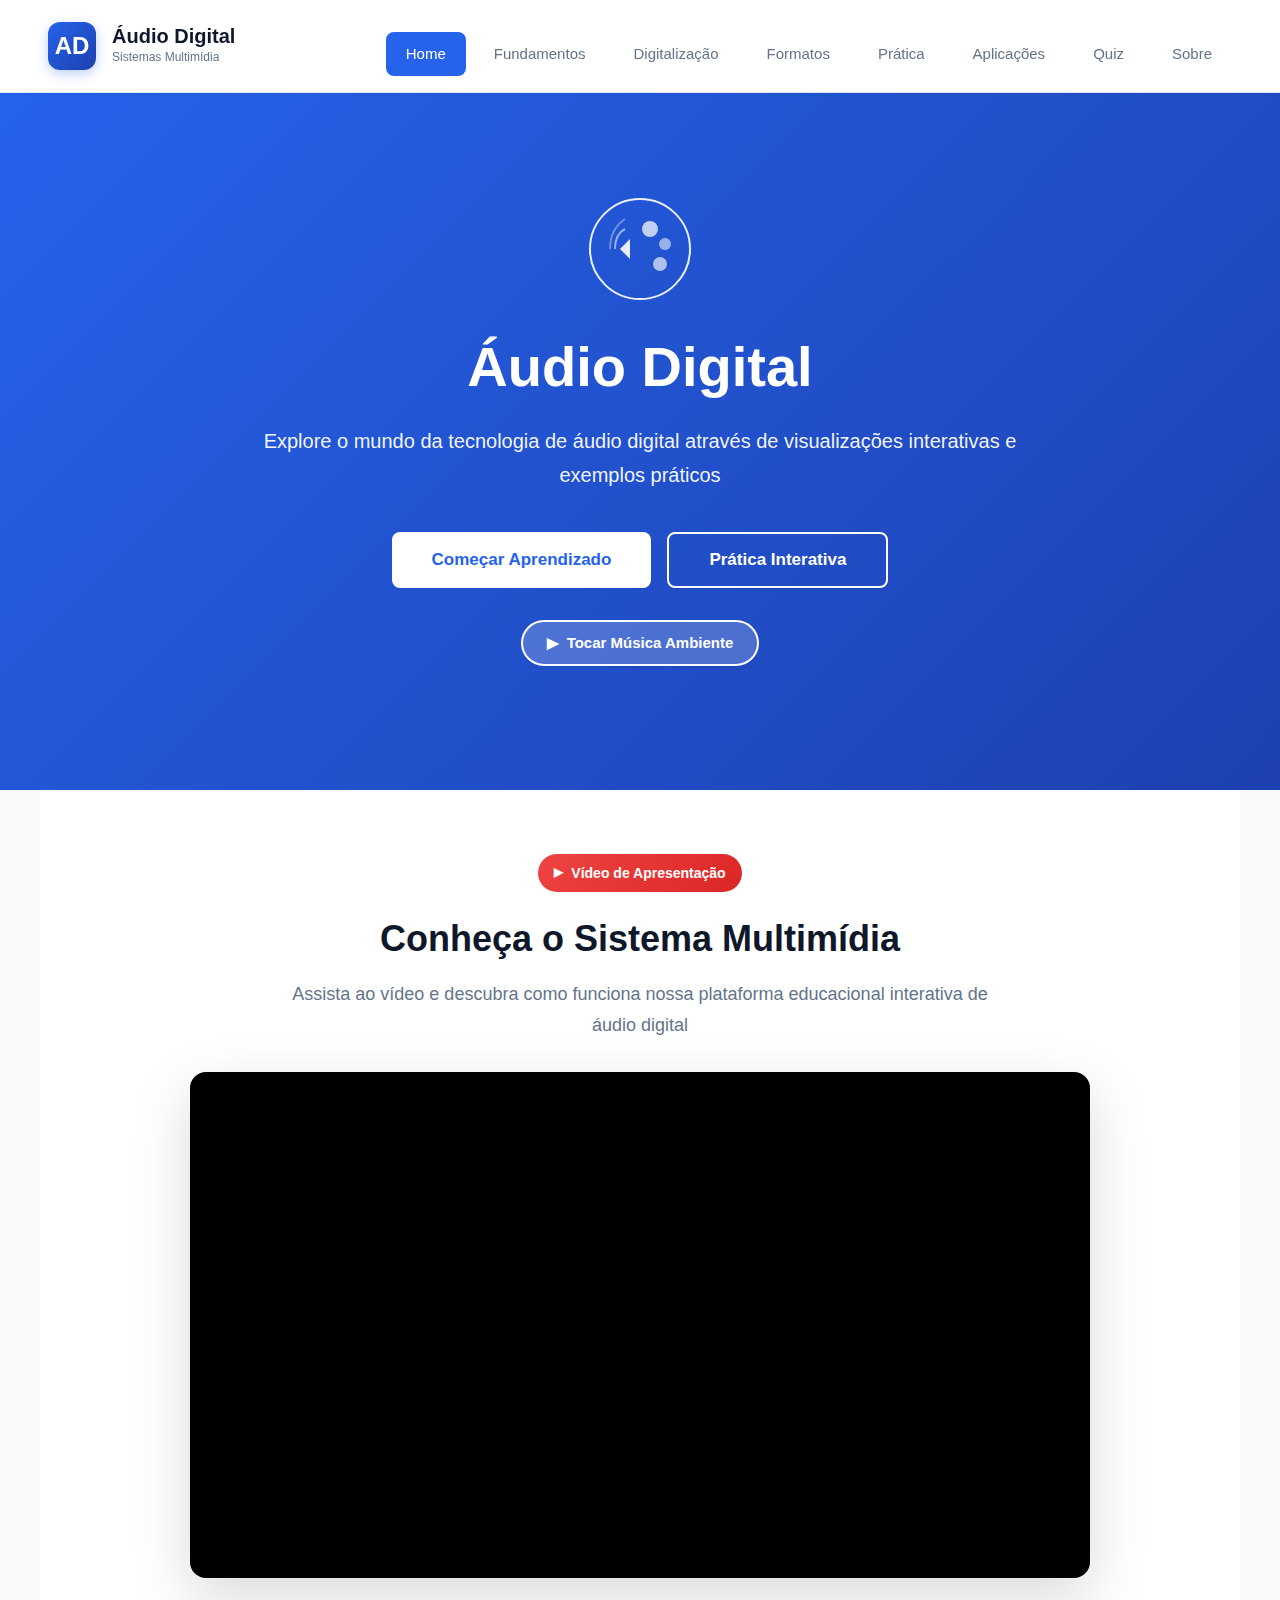
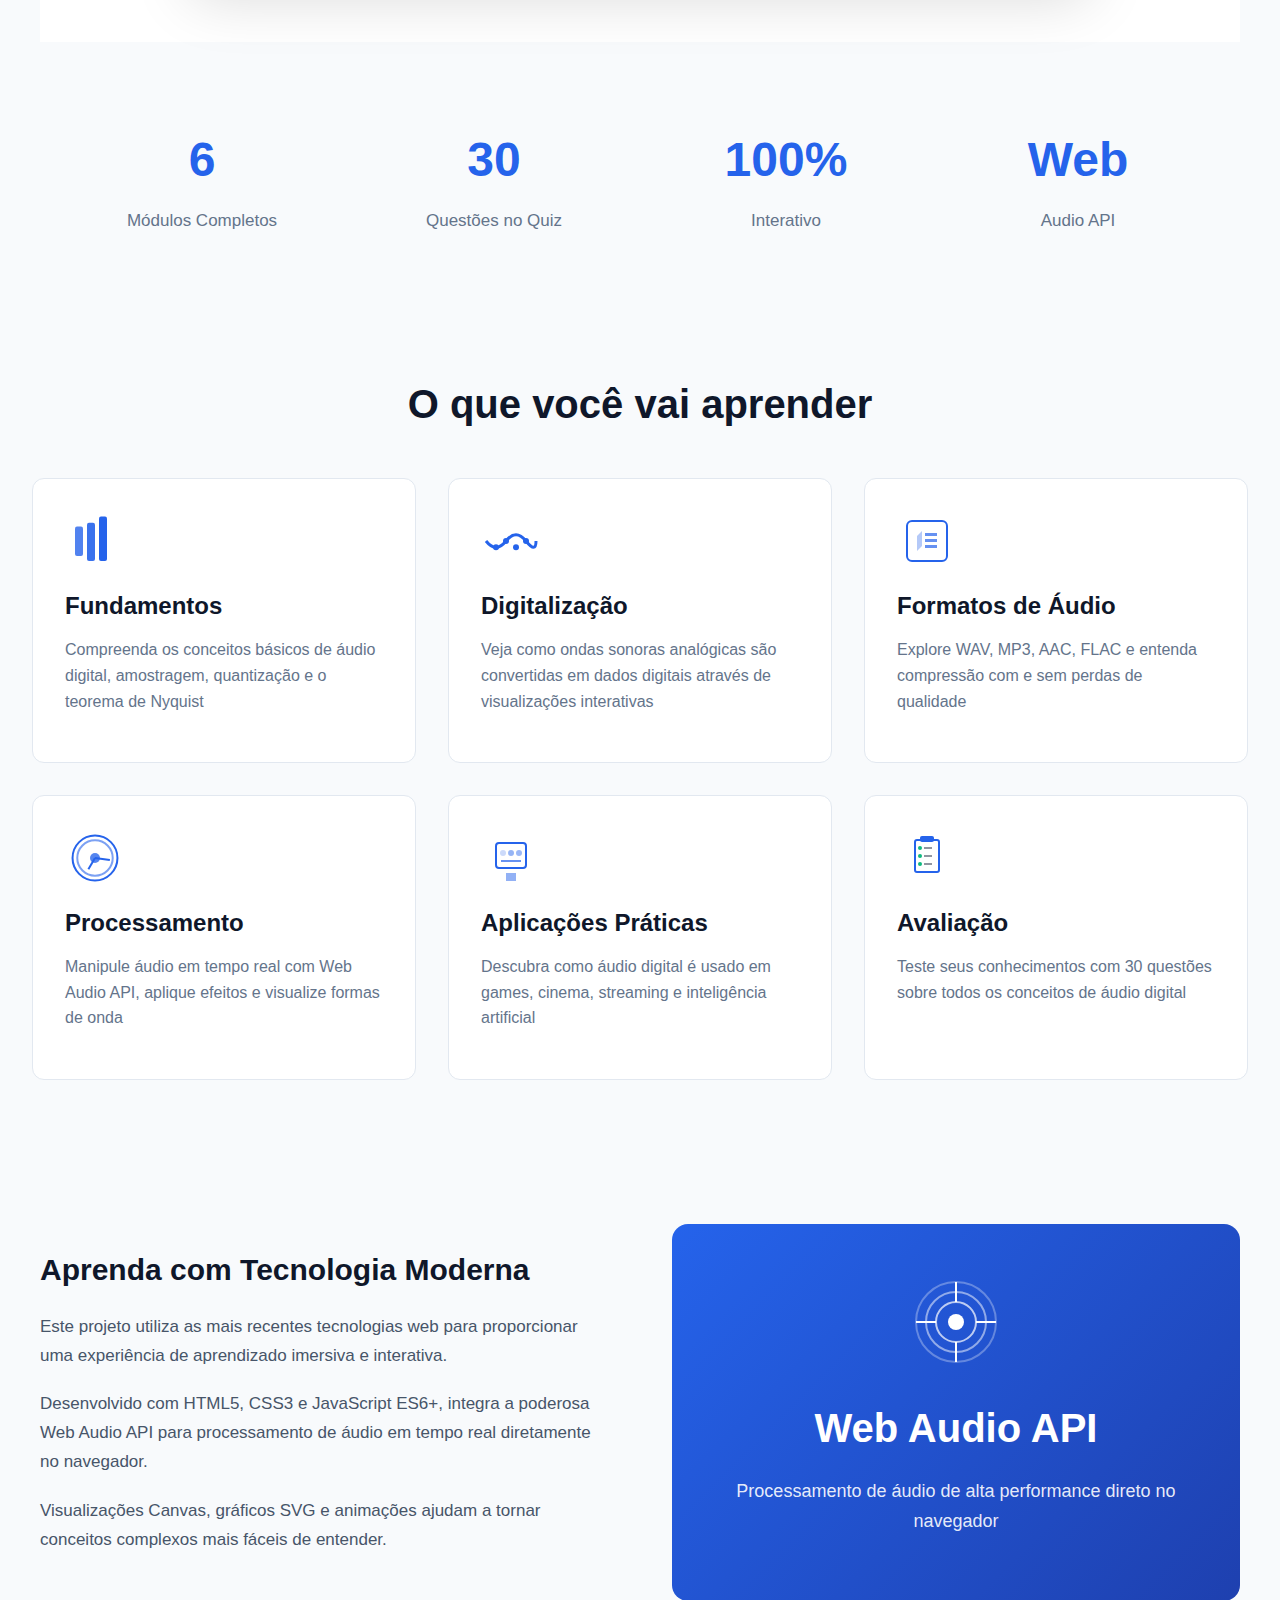
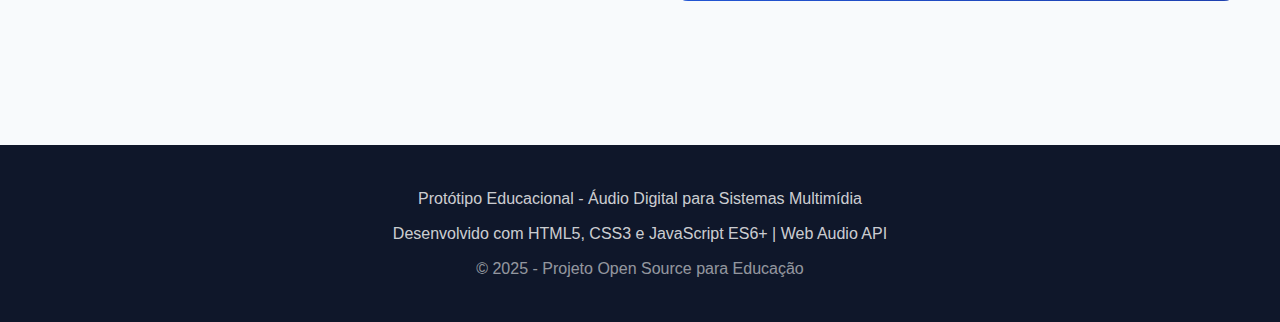
<file: index.html>
<!DOCTYPE html>
<html lang="pt-BR">
<head>
    <meta charset="UTF-8">
    <meta name="viewport" content="width=device-width, initial-scale=1.0">
    <title>Áudio Digital para Sistemas Multimídia</title>
    <link rel="stylesheet" href="css/modern-theme.css">
    <link rel="stylesheet" href="css/header.css">
    <style>
        /* Hero Section */
        .hero {
            background: linear-gradient(135deg, #2563eb 0%, #1e40af 100%);
            color: white;
            padding: 6rem 2rem;
            text-align: center;
            border-radius: 0;
        }

        .hero h1 {
            color: white;
            font-size: 3.5rem;
            margin-bottom: 1.5rem;
            font-weight: 800;
        }

        .hero p {
            color: rgba(255, 255, 255, 0.95);
            font-size: 1.25rem;
            max-width: 800px;
            margin: 0 auto 2.5rem;
        }

        .cta-buttons {
            display: flex;
            gap: 1rem;
            justify-content: center;
            flex-wrap: wrap;
        }

        .cta-btn {
            padding: 1rem 2.5rem;
            font-size: 1.0625rem;
            font-weight: 600;
            border-radius: 0.5rem;
            border: none;
            cursor: pointer;
            transition: all 0.2s;
        }

        .cta-btn.primary {
            background: white;
            color: #2563eb;
        }

        .cta-btn.primary:hover {
            transform: translateY(-2px);
            box-shadow: 0 10px 20px rgba(0,0,0,0.2);
        }

        .cta-btn.secondary {
            background: transparent;
            color: white;
            border: 2px solid white;
        }

        .cta-btn.secondary:hover {
            background: white;
            color: #2563eb;
        }

        /* Features Grid */
        .features-section {
            padding: 4rem 2rem;
            max-width: 1400px;
            margin: 0 auto;
        }

        .features-section h2 {
            text-align: center;
            font-size: 2.5rem;
            margin-bottom: 3rem;
        }

        .features-grid {
            display: grid;
            grid-template-columns: repeat(auto-fit, minmax(320px, 1fr));
            gap: 2rem;
        }

        .feature-card {
            background: white;
            border: 1px solid #e2e8f0;
            border-radius: 0.75rem;
            padding: 2rem;
            transition: all 0.3s;
        }

        .feature-card:hover {
            box-shadow: 0 10px 30px rgba(0,0,0,0.1);
            transform: translateY(-4px);
        }

        .feature-number {
            display: inline-block;
            width: 3rem;
            height: 3rem;
            background: linear-gradient(135deg, #2563eb 0%, #1e40af 100%);
            color: white;
            border-radius: 0.5rem;
            display: flex;
            align-items: center;
            justify-content: center;
            font-size: 1.5rem;
            font-weight: 700;
            margin-bottom: 1rem;
        }

        .feature-card h3 {
            color: #0f172a;
            margin-bottom: 0.75rem;
        }

        .feature-card p {
            color: #64748b;
            line-height: 1.6;
        }

        /* About Section */
        .about-section {
            background: #f8fafc;
            padding: 5rem 2rem;
        }

        .about-content {
            max-width: 1200px;
            margin: 0 auto;
            display: grid;
            grid-template-columns: 1fr 1fr;
            gap: 4rem;
            align-items: center;
        }

        .about-text h2 {
            margin-bottom: 1.5rem;
        }

        .about-text p {
            margin-bottom: 1.25rem;
            font-size: 1.0625rem;
        }

        .about-image {
            background: linear-gradient(135deg, #2563eb 0%, #1e40af 100%);
            padding: 3rem;
            border-radius: 1rem;
            color: white;
            text-align: center;
        }

        .about-image h3 {
            color: white;
            font-size: 2.5rem;
            margin-bottom: 1rem;
        }

        .about-image p {
            color: rgba(255, 255, 255, 0.9);
            font-size: 1.125rem;
        }

        /* Stats */
        .stats {
            display: grid;
            grid-template-columns: repeat(auto-fit, minmax(200px, 1fr));
            gap: 2rem;
            max-width: 1200px;
            margin: 3rem auto;
            padding: 0 2rem;
        }

        .stat-card {
            text-align: center;
            padding: 2rem;
        }

        .stat-number {
            font-size: 3rem;
            font-weight: 800;
            color: #2563eb;
            margin-bottom: 0.5rem;
        }

        .stat-label {
            color: #64748b;
            font-size: 1.0625rem;
            font-weight: 500;
        }

        /* Video Marketing Section */
        .video-section {
            background: white;
            padding: 4rem 2rem;
            max-width: 1200px;
            margin: 0 auto;
        }

        .video-container {
            max-width: 900px;
            margin: 0 auto;
            text-align: center;
        }

        .video-container h2 {
            font-size: 2.25rem;
            font-weight: 700;
            color: #0f172a;
            margin-bottom: 1rem;
        }

        .video-container p {
            font-size: 1.125rem;
            color: #64748b;
            margin-bottom: 2rem;
            max-width: 700px;
            margin-left: auto;
            margin-right: auto;
        }

        .video-wrapper {
            position: relative;
            padding-bottom: 56.25%; /* 16:9 aspect ratio */
            height: 0;
            overflow: hidden;
            border-radius: 1rem;
            box-shadow: 0 20px 60px rgba(0, 0, 0, 0.15);
            background: #000;
        }

        .video-wrapper iframe,
        .video-wrapper video {
            position: absolute;
            top: 0;
            left: 0;
            width: 100%;
            height: 100%;
            border: none;
            border-radius: 1rem;
        }

        .video-badge {
            display: inline-flex;
            align-items: center;
            gap: 0.5rem;
            background: linear-gradient(135deg, #ef4444 0%, #dc2626 100%);
            color: white;
            padding: 0.5rem 1rem;
            border-radius: 2rem;
            font-size: 0.875rem;
            font-weight: 600;
            margin-bottom: 1.5rem;
        }

        .video-badge::before {
            content: '▶';
            font-size: 0.75rem;
        }

        @media (max-width: 768px) {
            .hero h1 {
                font-size: 2.5rem;
            }

            .hero p {
                font-size: 1.0625rem;
            }

            .about-content {
                grid-template-columns: 1fr;
                gap: 2rem;
            }

            .features-section h2 {
                font-size: 2rem;
            }

            .video-section {
                padding: 3rem 1.5rem;
            }

            .video-container h2 {
                font-size: 1.875rem;
            }

            .video-container p {
                font-size: 1rem;
            }

            .video-wrapper {
                border-radius: 0.75rem;
            }
        }
    </style>
</head>
<body>
    <div class="container">
        <!-- Modern Header with Logo -->
        <header class="modern-header">
            <div class="header-container">
                <a href="index.html" class="logo">
                    <div class="logo-icon">AD</div>
                    <div class="logo-text">
                        <span class="logo-title">Áudio Digital</span>
                        <span class="logo-subtitle">Sistemas Multimídia</span>
                    </div>
                </a>

                <nav class="main-nav" id="mainNav">
                    <a href="index.html" class="nav-link active">Home</a>
                    <a href="pages/fundamentos.html" class="nav-link">Fundamentos</a>
                    <a href="pages/digitalizacao.html" class="nav-link">Digitalização</a>
                    <a href="pages/formatos.html" class="nav-link">Formatos</a>
                    <a href="pages/pratica.html" class="nav-link">Prática</a>
                    <a href="pages/aplicacoes.html" class="nav-link">Aplicações</a>
                    <a href="pages/quiz.html" class="nav-link">Quiz</a>
                    <a href="pages/sobre.html" class="nav-link">Sobre</a>
                </nav>

                <button class="mobile-menu-btn" onclick="toggleMenu()" aria-label="Menu">☰</button>
            </div>
        </header>

        <!-- Hero Section -->
        <div class="hero">
            <svg width="120" height="120" viewBox="0 0 120 120" style="margin-bottom: 1rem; opacity: 0.9;">
                <circle cx="60" cy="60" r="50" fill="none" stroke="white" stroke-width="2"/>
                <path d="M 40 60 L 50 50 L 50 70 Z" fill="white"/>
                <circle cx="70" cy="40" r="8" fill="white" opacity="0.8"/>
                <circle cx="85" cy="55" r="6" fill="white" opacity="0.6"/>
                <circle cx="80" cy="75" r="7" fill="white" opacity="0.7"/>
                <path d="M 35 60 Q 35 45 45 40" stroke="white" stroke-width="2" fill="none" opacity="0.6"/>
                <path d="M 30 60 Q 30 40 45 30" stroke="white" stroke-width="2" fill="none" opacity="0.4"/>
            </svg>
            <h1>Áudio Digital</h1>
            <p>Explore o mundo da tecnologia de áudio digital através de visualizações interativas e exemplos práticos</p>
            <div class="cta-buttons">
                <button class="cta-btn primary" onclick="location.href='pages/fundamentos.html'">Começar Aprendizado</button>
                <button class="cta-btn secondary" onclick="location.href='pages/pratica.html'">Prática Interativa</button>
            </div>

            <!-- Music Player -->
            <div style="margin-top: 2rem; display: flex; flex-direction: column; align-items: center; justify-content: center; gap: 0.5rem;">
                <button id="bgMusicBtn" onclick="playBackgroundMusic()" style="background: rgba(255,255,255,0.2); border: 2px solid white; color: white; padding: 0.75rem 1.5rem; border-radius: 50px; cursor: pointer; display: flex; align-items: center; gap: 0.5rem; font-weight: 600; transition: all 0.3s;">
                    <span id="musicIcon">▶</span>
                    <span id="musicText">Tocar Música Ambiente</span>
                </button>
                <span id="musicStatus" style="color: rgba(255,255,255,0.7); font-size: 0.875rem; min-height: 20px;"></span>
            </div>
            <audio id="bgAudio" loop style="display:none;"></audio>
        </div>

        <!-- Video Marketing Section -->
        <section class="video-section">
            <div class="video-container">
                <div class="video-badge">Vídeo de Apresentação</div>
                <h2>Conheça o Sistema Multimídia</h2>
                <p>Assista ao vídeo e descubra como funciona nossa plataforma educacional interativa de áudio digital</p>

                <div class="video-wrapper">
                    <iframe
                        src="https://www.youtube.com/embed/nquCsk3cVKo"
                        title="Áudio Digital para Sistemas Multimídia - Vídeo de Apresentação"
                        allow="accelerometer; autoplay; clipboard-write; encrypted-media; gyroscope; picture-in-picture"
                        allowfullscreen>
                    </iframe>
                </div>
            </div>
        </section>

        <!-- Stats Section -->
        <div class="stats">
            <div class="stat-card">
                <div class="stat-number">6</div>
                <div class="stat-label">Módulos Completos</div>
            </div>
            <div class="stat-card">
                <div class="stat-number">30</div>
                <div class="stat-label">Questões no Quiz</div>
            </div>
            <div class="stat-card">
                <div class="stat-number">100%</div>
                <div class="stat-label">Interativo</div>
            </div>
            <div class="stat-card">
                <div class="stat-number">Web</div>
                <div class="stat-label">Audio API</div>
            </div>
        </div>

        <!-- Features Section -->
        <div class="features-section">
            <h2>O que você vai aprender</h2>
            <div class="features-grid">
                <div class="feature-card">
                    <svg width="60" height="60" viewBox="0 0 60 60" style="margin-bottom: 0.5rem;">
                        <rect x="10" y="20" width="8" height="25" fill="#2563eb" opacity="0.8" rx="2">
                            <animate attributeName="height" dur="1.5s" repeatCount="indefinite" values="25;30;25"/>
                            <animate attributeName="y" dur="1.5s" repeatCount="indefinite" values="20;15;20"/>
                        </rect>
                        <rect x="22" y="15" width="8" height="35" fill="#2563eb" opacity="0.9" rx="2">
                            <animate attributeName="height" dur="1.2s" repeatCount="indefinite" values="35;40;35"/>
                            <animate attributeName="y" dur="1.2s" repeatCount="indefinite" values="15;10;15"/>
                        </rect>
                        <rect x="34" y="10" width="8" height="40" fill="#2563eb" rx="2">
                            <animate attributeName="height" dur="1.8s" repeatCount="indefinite" values="40;45;40"/>
                            <animate attributeName="y" dur="1.8s" repeatCount="indefinite" values="10;5;10"/>
                        </rect>
                    </svg>
                    <h3>Fundamentos</h3>
                    <p>Compreenda os conceitos básicos de áudio digital, amostragem, quantização e o teorema de Nyquist</p>
                </div>
                <div class="feature-card">
                    <svg width="60" height="60" viewBox="0 0 60 60" style="margin-bottom: 0.5rem;">
                        <path d="M 5 30 Q 15 10, 25 30 T 45 30 T 55 30" stroke="#2563eb" stroke-width="3" fill="none">
                            <animate attributeName="d" dur="2s" repeatCount="indefinite" values="M 5 30 Q 15 10, 25 30 T 45 30 T 55 30;M 5 30 Q 15 50, 25 30 T 45 30 T 55 30;M 5 30 Q 15 10, 25 30 T 45 30 T 55 30"/>
                        </path>
                        <circle cx="15" cy="20" r="3" fill="#2563eb">
                            <animate attributeName="cy" dur="2s" repeatCount="indefinite" values="20;40;20"/>
                        </circle>
                        <circle cx="25" cy="30" r="3" fill="#2563eb"/>
                        <circle cx="35" cy="20" r="3" fill="#2563eb">
                            <animate attributeName="cy" dur="2s" repeatCount="indefinite" values="20;40;20"/>
                        </circle>
                        <circle cx="45" cy="30" r="3" fill="#2563eb"/>
                    </svg>
                    <h3>Digitalização</h3>
                    <p>Veja como ondas sonoras analógicas são convertidas em dados digitais através de visualizações interativas</p>
                </div>
                <div class="feature-card">
                    <svg width="60" height="60" viewBox="0 0 60 60" style="margin-bottom: 0.5rem;">
                        <rect x="10" y="10" width="40" height="40" fill="none" stroke="#2563eb" stroke-width="2" rx="5"/>
                        <path d="M 20 25 L 25 20 L 25 35 L 20 40 Z" fill="#2563eb" opacity="0.8">
                            <animate attributeName="opacity" dur="1.5s" repeatCount="indefinite" values="0.8;0.3;0.8"/>
                        </path>
                        <rect x="28" y="22" width="12" height="3" fill="#2563eb" opacity="0.7"/>
                        <rect x="28" y="28" width="12" height="3" fill="#2563eb" opacity="0.7"/>
                        <rect x="28" y="34" width="12" height="3" fill="#2563eb" opacity="0.7"/>
                    </svg>
                    <h3>Formatos de Áudio</h3>
                    <p>Explore WAV, MP3, AAC, FLAC e entenda compressão com e sem perdas de qualidade</p>
                </div>
                <div class="feature-card">
                    <svg width="60" height="60" viewBox="0 0 60 60" style="margin-bottom: 0.5rem;">
                        <circle cx="30" cy="30" r="20" fill="none" stroke="#2563eb" stroke-width="2">
                            <animate attributeName="r" dur="2s" repeatCount="indefinite" values="20;23;20"/>
                        </circle>
                        <circle cx="30" cy="30" r="15" fill="none" stroke="#2563eb" stroke-width="2" opacity="0.6">
                            <animate attributeName="r" dur="1.5s" repeatCount="indefinite" values="15;18;15"/>
                        </circle>
                        <circle cx="30" cy="30" r="5" fill="#2563eb">
                            <animate attributeName="opacity" dur="1s" repeatCount="indefinite" values="1;0.4;1"/>
                        </circle>
                        <line x1="30" y1="30" x2="30" y2="15" stroke="#2563eb" stroke-width="2">
                            <animateTransform attributeName="transform" type="rotate" dur="3s" repeatCount="indefinite" values="0 30 30; 360 30 30"/>
                        </line>
                        <line x1="30" y1="30" x2="42" y2="35" stroke="#2563eb" stroke-width="2">
                            <animateTransform attributeName="transform" type="rotate" dur="3s" repeatCount="indefinite" values="0 30 30; 360 30 30"/>
                        </line>
                    </svg>
                    <h3>Processamento</h3>
                    <p>Manipule áudio em tempo real com Web Audio API, aplique efeitos e visualize formas de onda</p>
                </div>
                <div class="feature-card">
                    <svg width="60" height="60" viewBox="0 0 60 60" style="margin-bottom: 0.5rem;">
                        <rect x="15" y="15" width="30" height="25" fill="none" stroke="#2563eb" stroke-width="2" rx="3"/>
                        <circle cx="22" cy="25" r="3" fill="#2563eb" opacity="0.6">
                            <animate attributeName="opacity" dur="1.5s" repeatCount="indefinite" values="0.6;0.2;0.6"/>
                        </circle>
                        <circle cx="30" cy="25" r="3" fill="#2563eb" opacity="0.8">
                            <animate attributeName="opacity" dur="1.2s" repeatCount="indefinite" values="0.8;0.3;0.8"/>
                        </circle>
                        <circle cx="38" cy="25" r="3" fill="#2563eb">
                            <animate attributeName="opacity" dur="1.8s" repeatCount="indefinite" values="1;0.4;1"/>
                        </circle>
                        <rect x="20" y="32" width="20" height="2" fill="#2563eb" opacity="0.7"/>
                        <rect x="25" y="45" width="10" height="8" fill="#2563eb" opacity="0.5"/>
                    </svg>
                    <h3>Aplicações Práticas</h3>
                    <p>Descubra como áudio digital é usado em games, cinema, streaming e inteligência artificial</p>
                </div>
                <div class="feature-card">
                    <svg width="60" height="60" viewBox="0 0 60 60" style="margin-bottom: 0.5rem;">
                        <!-- Clipboard -->
                        <rect x="18" y="12" width="24" height="32" fill="none" stroke="#2563eb" stroke-width="2" rx="2"/>
                        <rect x="23" y="8" width="14" height="6" fill="#2563eb" rx="2"/>
                        <!-- Checklist items -->
                        <circle cx="23" cy="20" r="2" fill="#10b981"/>
                        <line x1="27" y1="20" x2="35" y2="20" stroke="#6b7280" stroke-width="1.5"/>
                        <circle cx="23" cy="28" r="2" fill="#10b981"/>
                        <line x1="27" y1="28" x2="35" y2="28" stroke="#6b7280" stroke-width="1.5"/>
                        <circle cx="23" cy="36" r="2" fill="#10b981"/>
                        <line x1="27" y1="36" x2="35" y2="36" stroke="#6b7280" stroke-width="1.5"/>
                    </svg>
                    <h3>Avaliação</h3>
                    <p>Teste seus conhecimentos com 30 questões sobre todos os conceitos de áudio digital</p>
                </div>
            </div>
        </div>

        <!-- About Section -->
        <div class="about-section">
            <div class="about-content">
                <div class="about-text">
                    <h2>Aprenda com Tecnologia Moderna</h2>
                    <p>Este projeto utiliza as mais recentes tecnologias web para proporcionar uma experiência de aprendizado imersiva e interativa.</p>
                    <p>Desenvolvido com HTML5, CSS3 e JavaScript ES6+, integra a poderosa Web Audio API para processamento de áudio em tempo real diretamente no navegador.</p>
                    <p>Visualizações Canvas, gráficos SVG e animações ajudam a tornar conceitos complexos mais fáceis de entender.</p>
                </div>
                <div class="about-image">
                    <svg width="100" height="100" viewBox="0 0 100 100" style="margin-bottom: 1rem;">
                        <circle cx="50" cy="50" r="40" fill="none" stroke="white" stroke-width="2" opacity="0.3"/>
                        <circle cx="50" cy="50" r="30" fill="none" stroke="white" stroke-width="2" opacity="0.5"/>
                        <circle cx="50" cy="50" r="20" fill="none" stroke="white" stroke-width="2" opacity="0.7"/>
                        <circle cx="50" cy="50" r="8" fill="white"/>
                        <line x1="50" y1="10" x2="50" y2="30" stroke="white" stroke-width="2"/>
                        <line x1="50" y1="70" x2="50" y2="90" stroke="white" stroke-width="2"/>
                        <line x1="10" y1="50" x2="30" y2="50" stroke="white" stroke-width="2"/>
                        <line x1="70" y1="50" x2="90" y2="50" stroke="white" stroke-width="2"/>
                    </svg>
                    <h3>Web Audio API</h3>
                    <p>Processamento de áudio de alta performance direto no navegador</p>
                </div>
            </div>
        </div>

        <footer>
            <p>Protótipo Educacional - Áudio Digital para Sistemas Multimídia</p>
            <p>Desenvolvido com HTML5, CSS3 e JavaScript ES6+ | Web Audio API</p>
            <p style="opacity: 0.7;">© 2025 - Projeto Open Source para Educação</p>
        </footer>
    </div>

    <script src="js/navigation.js"></script>
    <script src="js/background-music.js"></script>
</body>
</html>
</file>
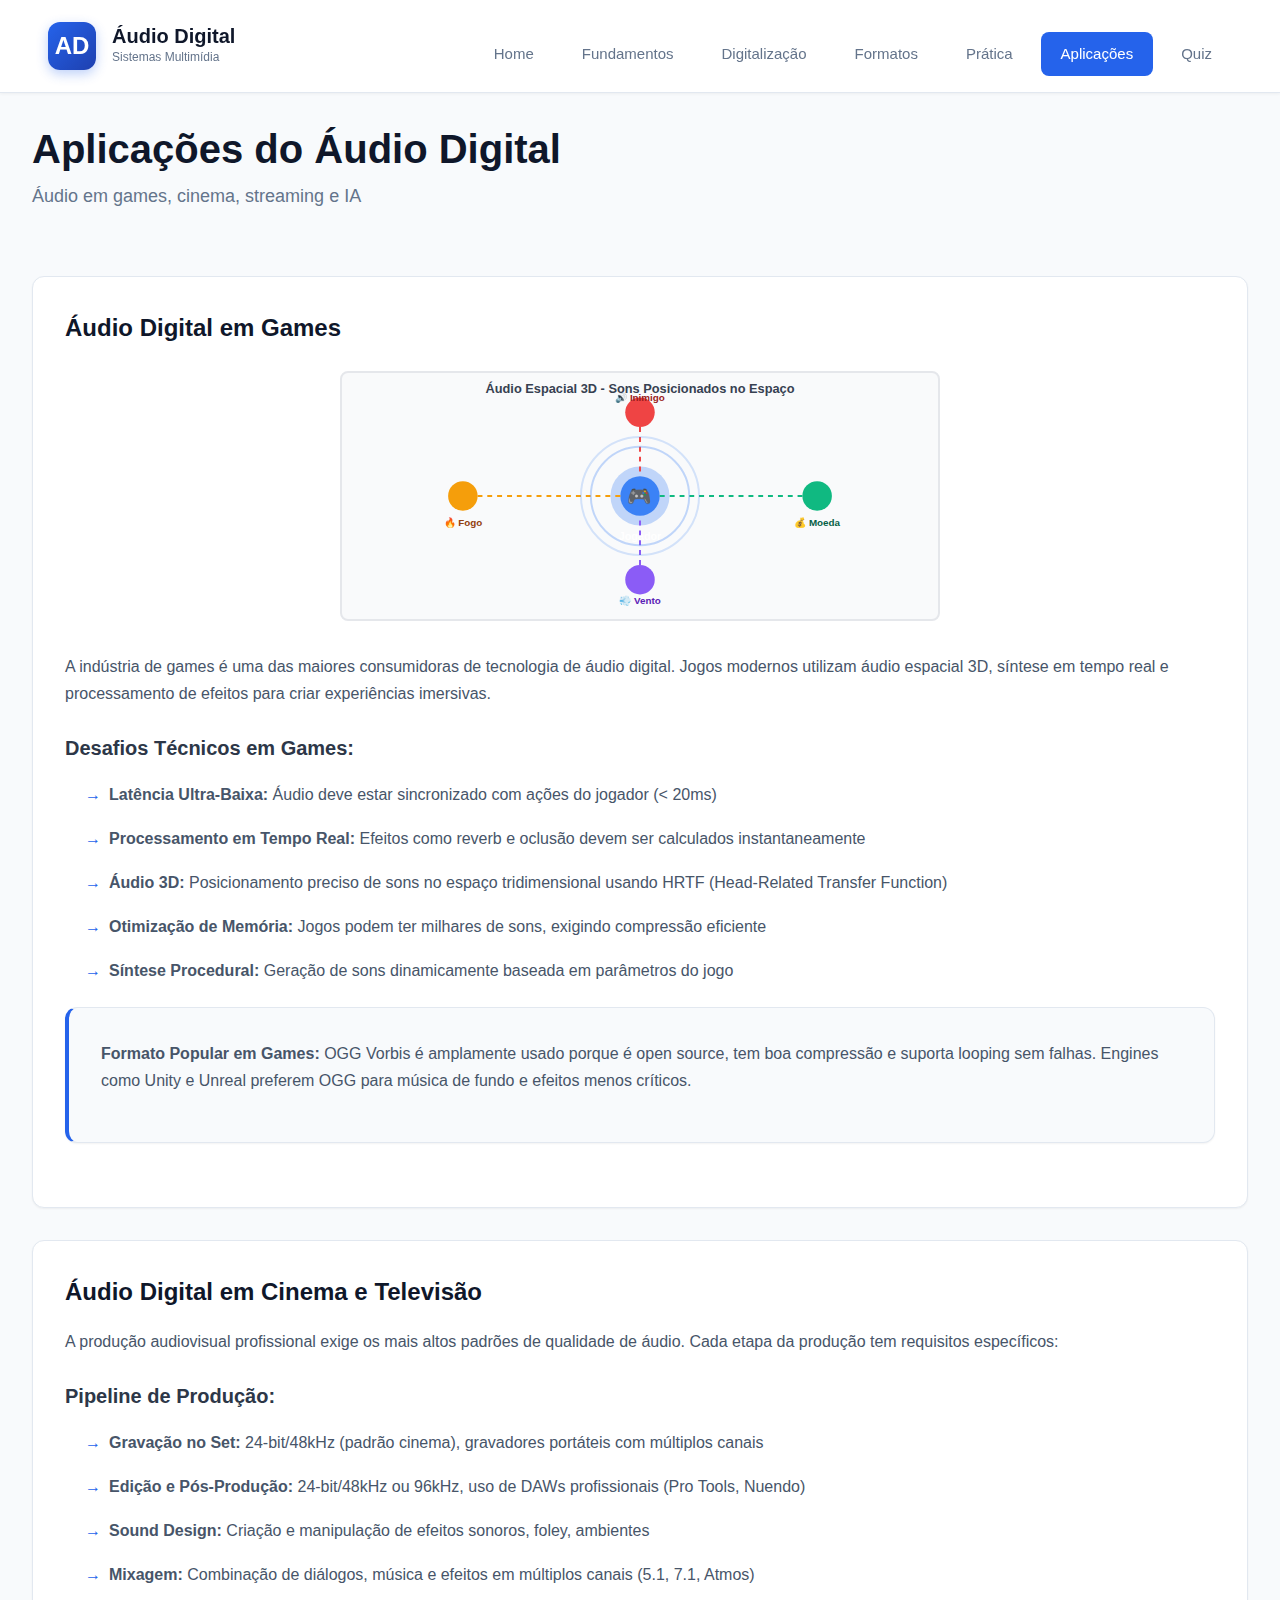
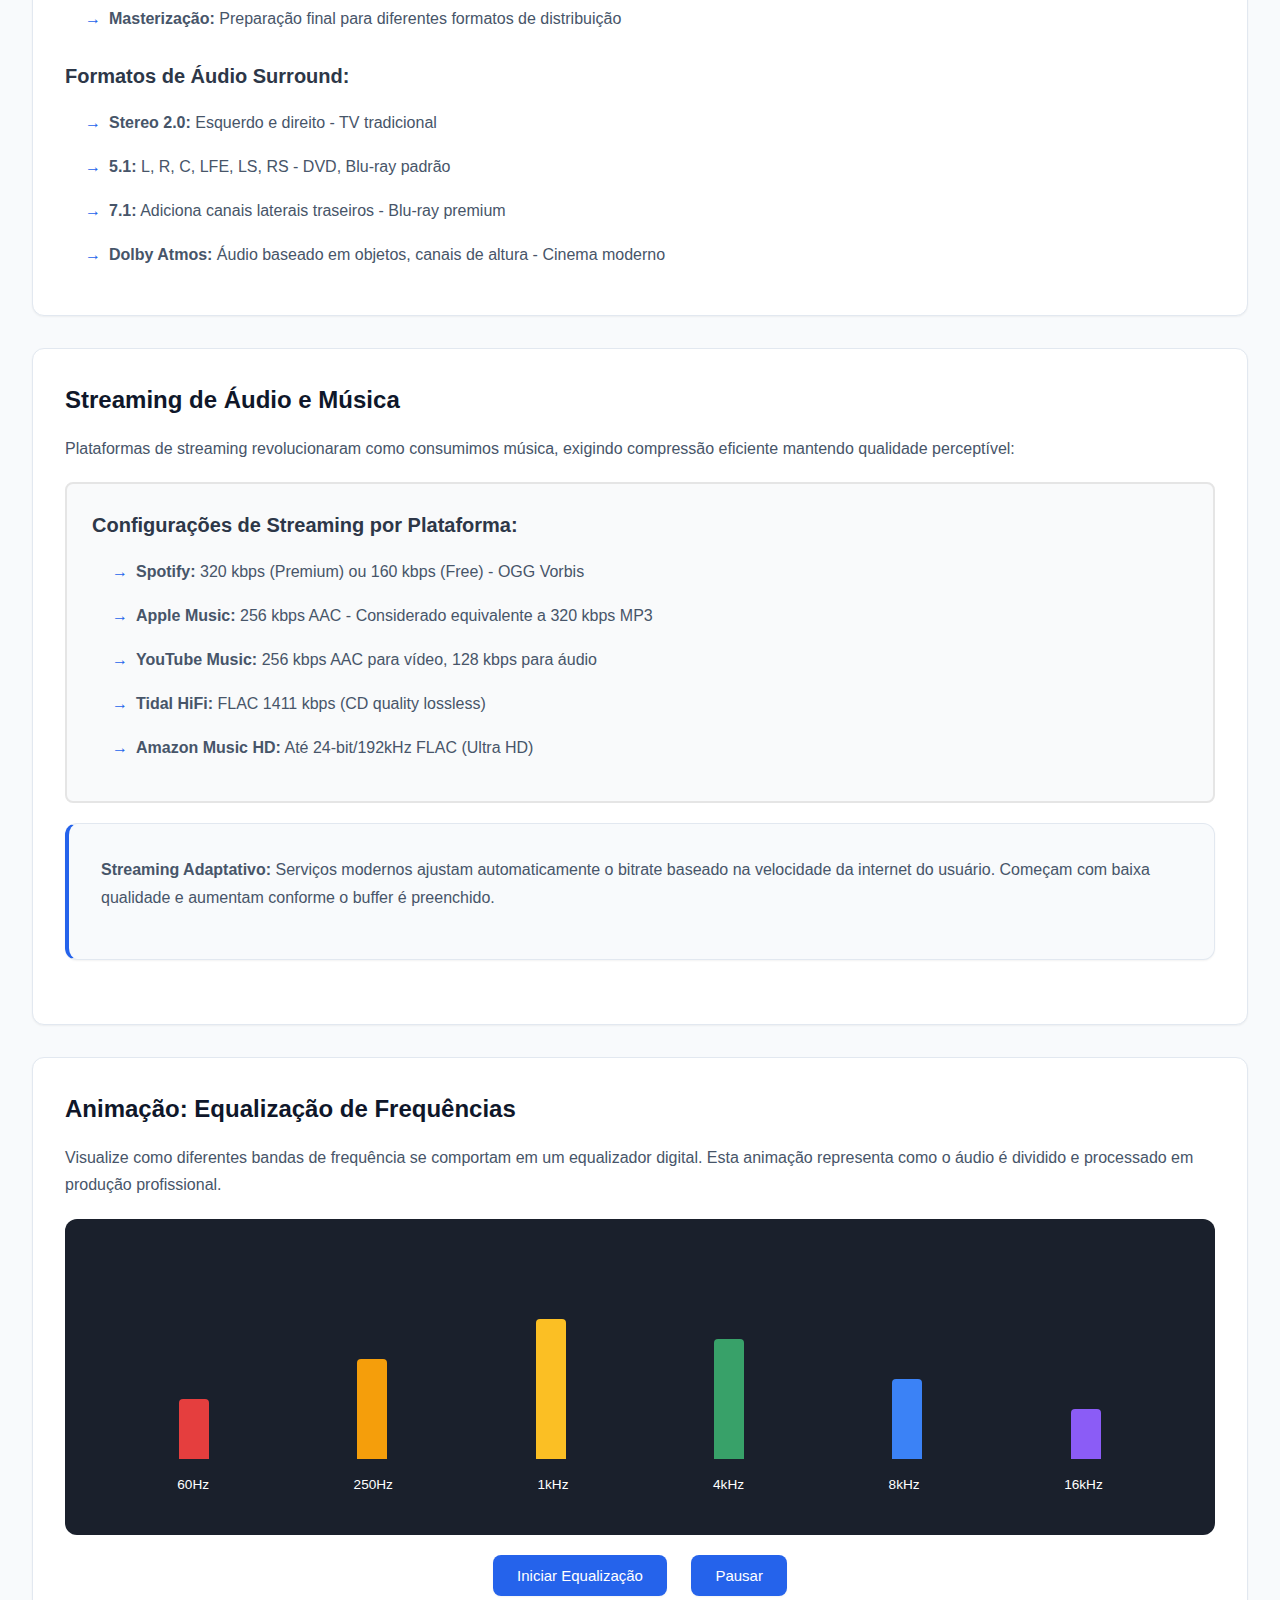
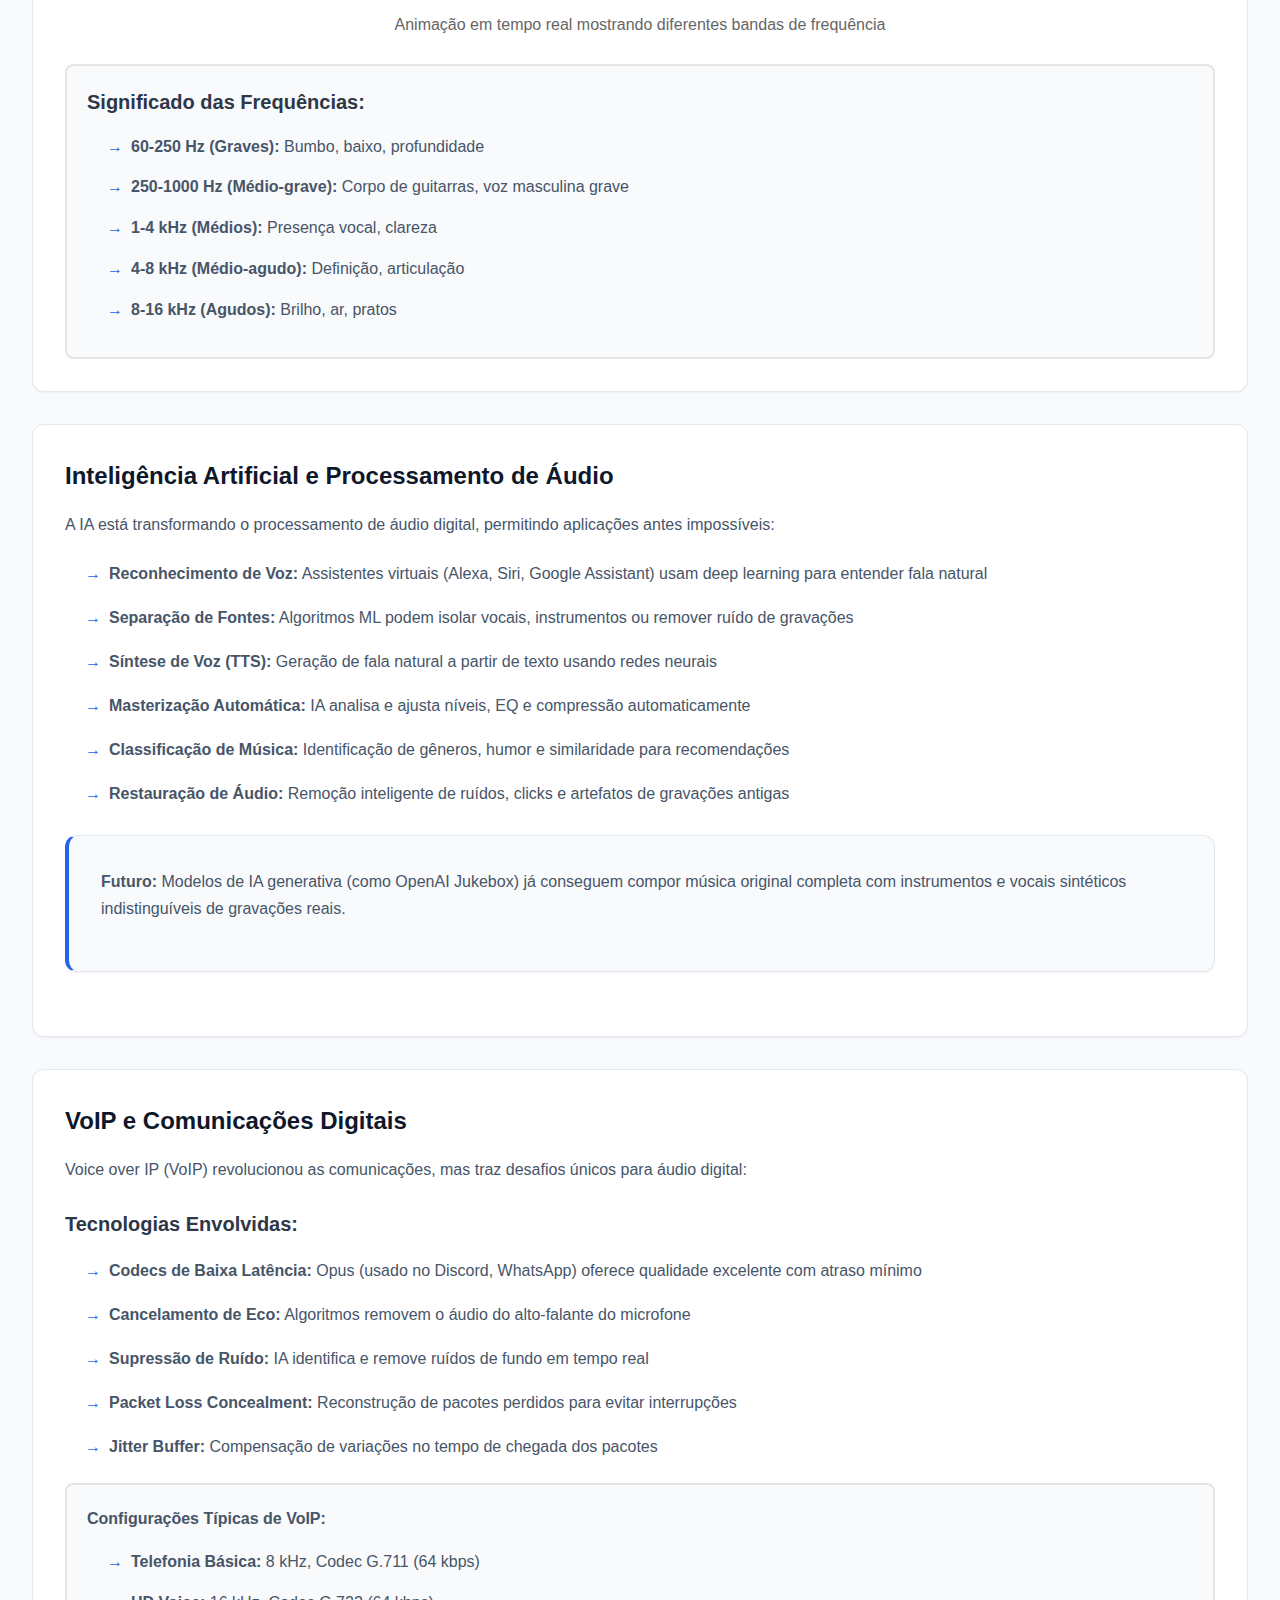
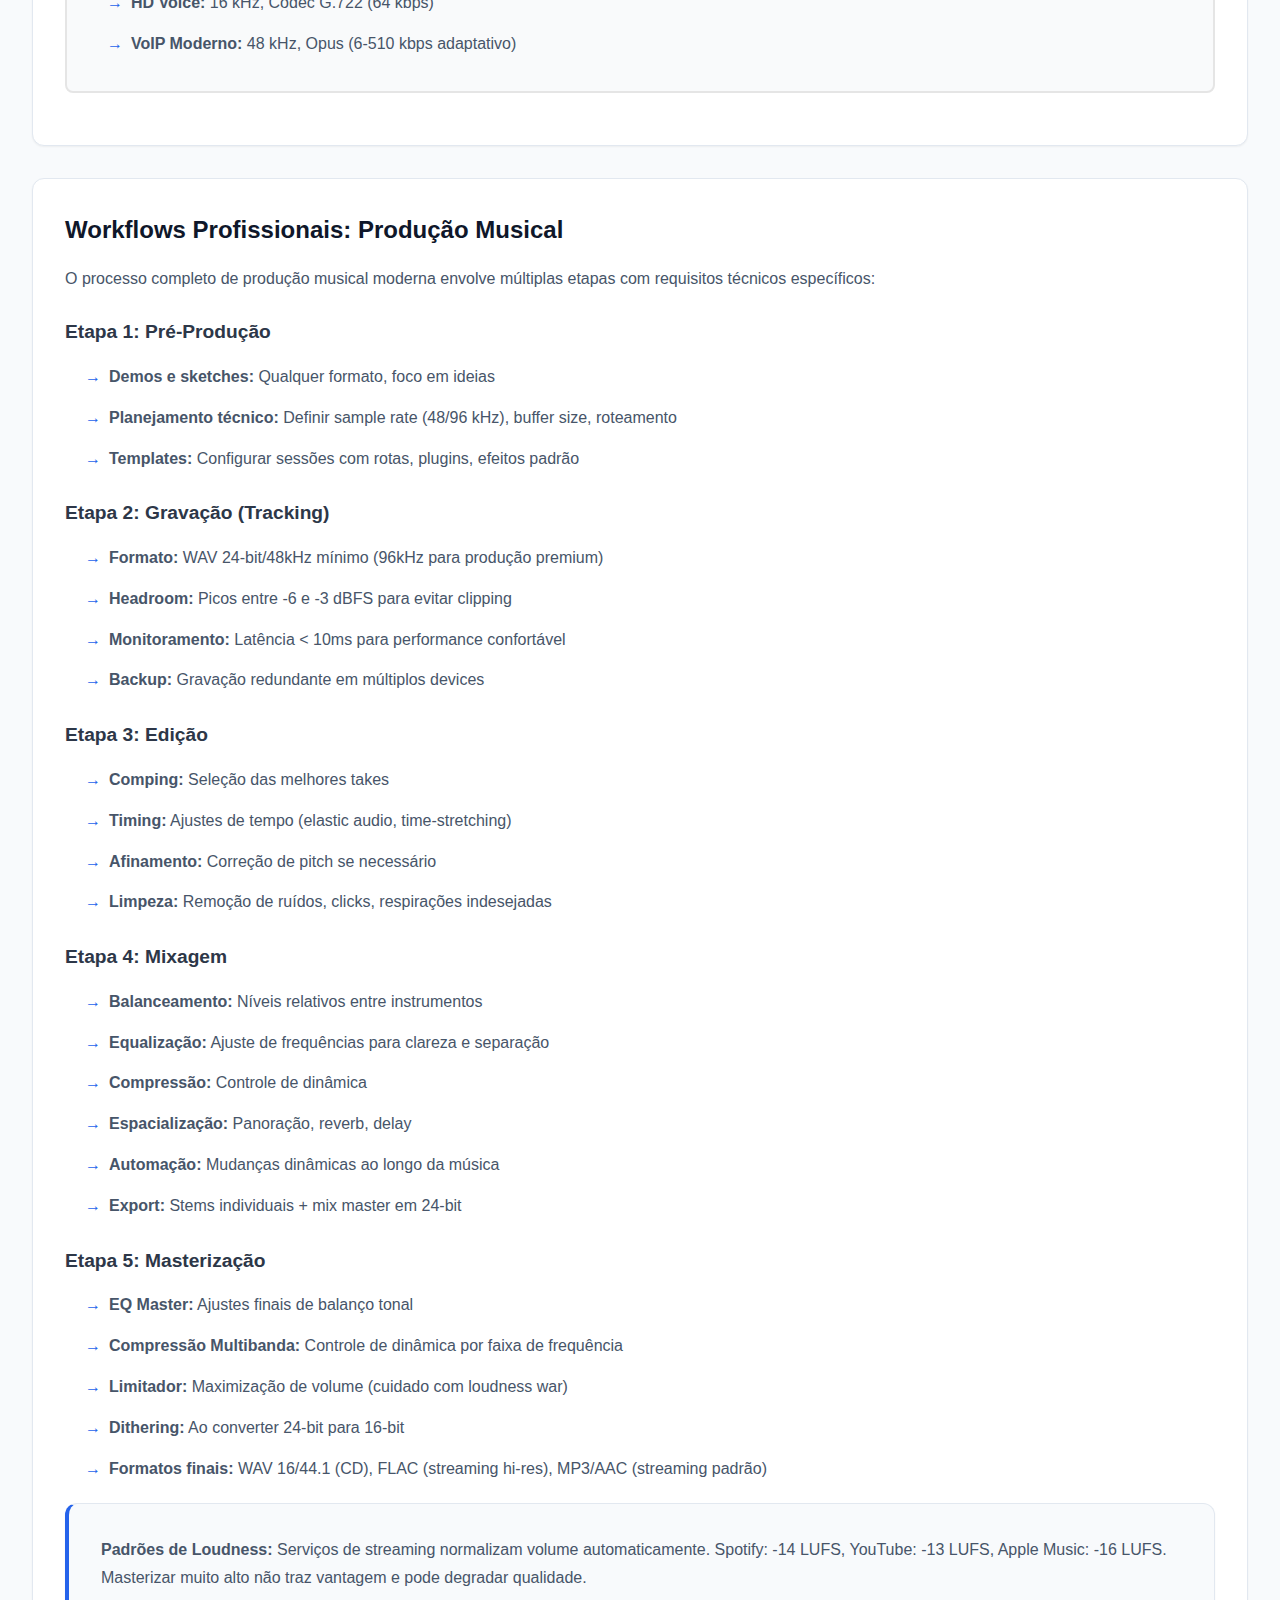
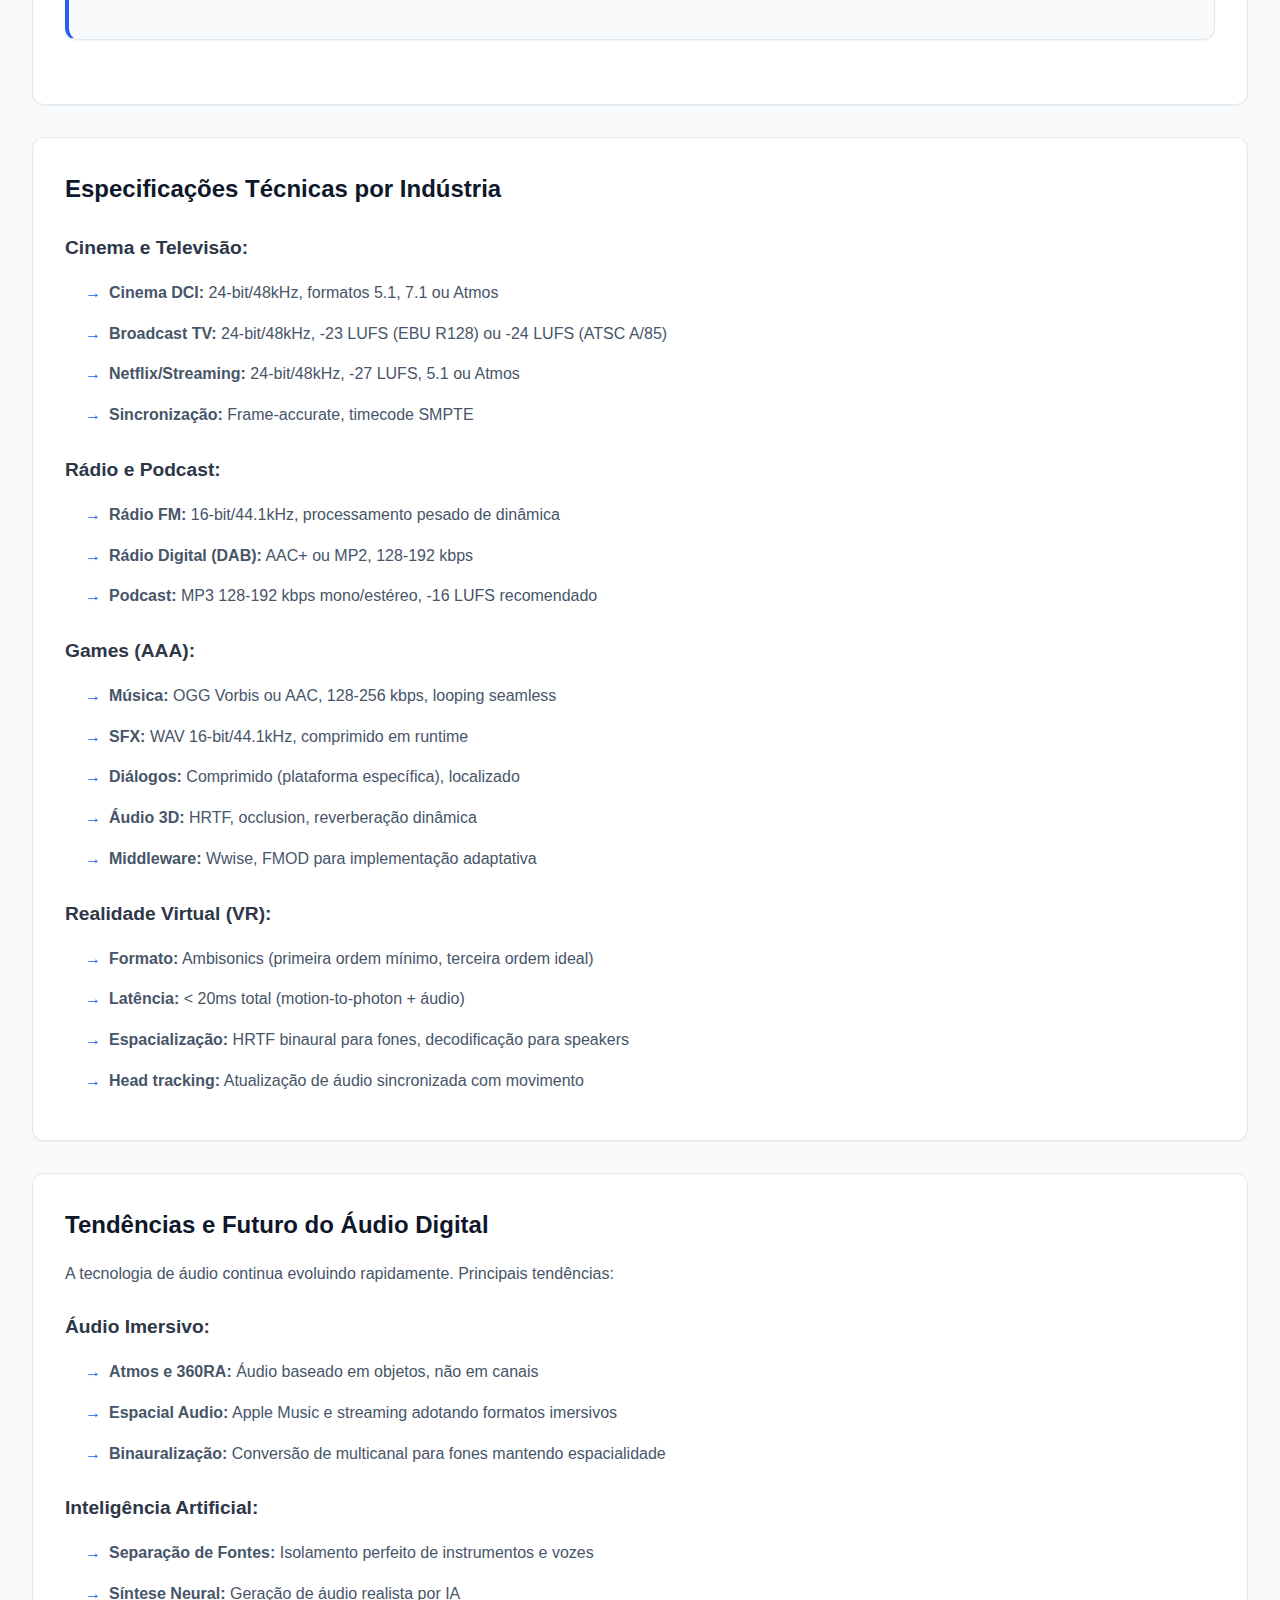
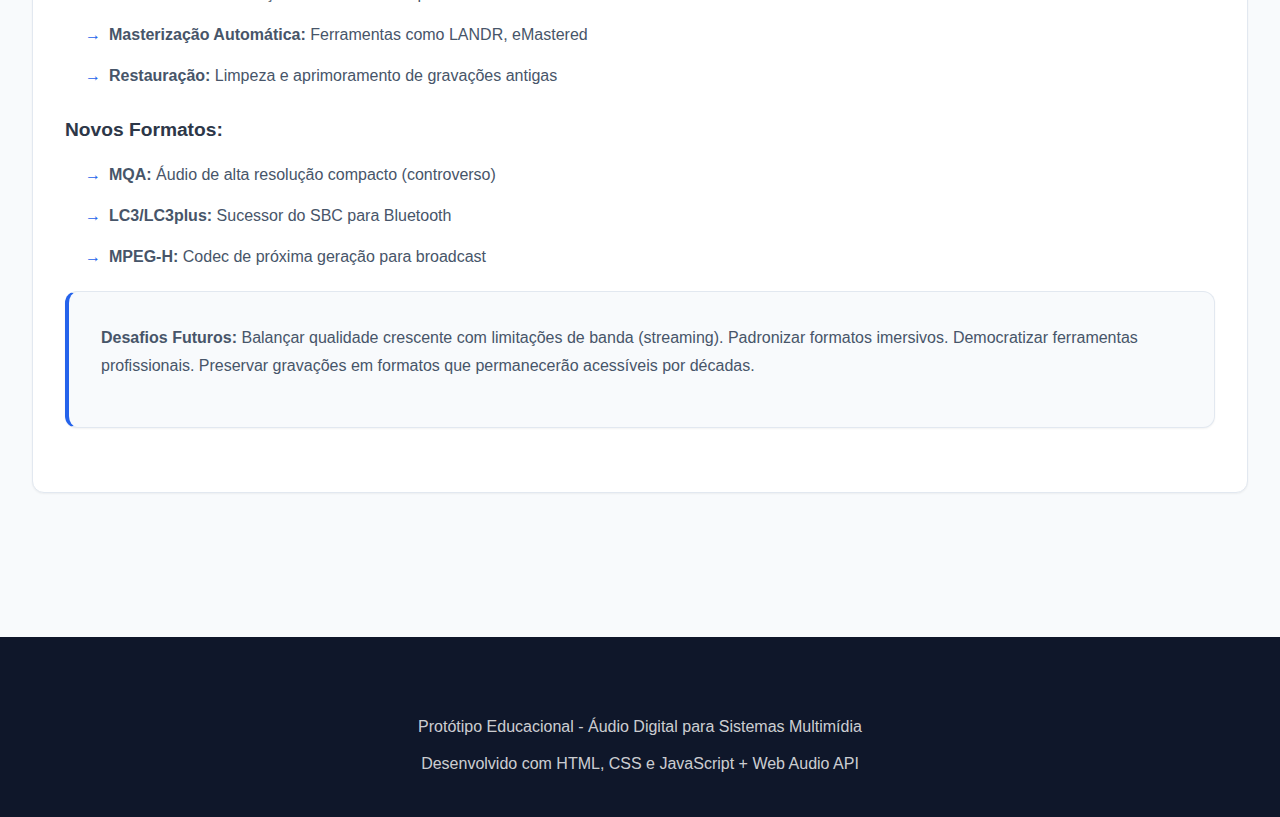
<file: pages/aplicacoes.html>
<!DOCTYPE html>
<html lang="pt-BR">
<head>
    <meta charset="UTF-8">
    <meta name="viewport" content="width=device-width, initial-scale=1.0">
    <title>Aplicações do Áudio Digital</title>

    <link rel="stylesheet" href="../css/modern-theme.css">
    <link rel="stylesheet" href="../css/header.css">
</head>
<body>
    <div class="container">
        <header class="modern-header">
            <div class="header-container">
                <a href="../index.html" class="logo">
                    <div class="logo-icon">AD</div>
                    <div class="logo-text">
                        <span class="logo-title">Áudio Digital</span>
                        <span class="logo-subtitle">Sistemas Multimídia</span>
                    </div>
                </a>
                <nav class="main-nav" id="mainNav">
                    <a href="../index.html" class="nav-link">Home</a>
                    <a href="fundamentos.html" class="nav-link">Fundamentos</a>
                    <a href="digitalizacao.html" class="nav-link">Digitalização</a>
                    <a href="formatos.html" class="nav-link">Formatos</a>
                    <a href="pratica.html" class="nav-link">Prática</a>
                    <a href="aplicacoes.html" class="nav-link active">Aplicações</a>
                    <a href="quiz.html" class="nav-link">Quiz</a>
                </nav>
                <button class="mobile-menu-btn" onclick="toggleMenu()" aria-label="Menu">☰</button>
            </div>
        </header>
        <div class="page-header">
            <h1 class="page-title">Aplicações do Áudio Digital</h1>
            <p class="page-subtitle">Áudio em games, cinema, streaming e IA</p>
        </div>

        <section class="section active">
            <div class="concept-card">
                <h3>Áudio Digital em Games</h3>
                
                <div style="text-align: center; margin: 1.5rem 0;">
                    <svg width="600" height="250" viewBox="0 0 600 250" style="max-width: 100%; border: 2px solid #e5e7eb; border-radius: 8px; background: #f9fafb;">
                        <!-- Jogador no centro -->
                        <circle cx="300" cy="125" r="30" fill="#3b82f6" opacity="0.3"/>
                        <circle cx="300" cy="125" r="20" fill="#3b82f6"/>
                        <text x="300" y="132" font-size="20" fill="white" text-anchor="middle">🎮</text>
                        <text x="300" y="170" font-size="11" fill="white" text-anchor="middle" font-weight="600">Jogador</text>
                        
                        <!-- Som da frente -->
                        <g>
                            <circle cx="300" cy="40" r="15" fill="#ef4444"/>
                            <path d="M 300 55 Q 300 80, 300 105" stroke="#ef4444" stroke-width="2" stroke-dasharray="5,5"/>
                            <text x="300" y="28" font-size="10" fill="#991b1b" text-anchor="middle" font-weight="600">🔊 Inimigo</text>
                        </g>
                        
                        <!-- Som da direita -->
                        <g>
                            <circle cx="480" cy="125" r="15" fill="#10b981"/>
                            <path d="M 465 125 Q 400 125, 320 125" stroke="#10b981" stroke-width="2" stroke-dasharray="5,5"/>
                            <text x="480" y="155" font-size="10" fill="#065f46" text-anchor="middle" font-weight="600">💰 Moeda</text>
                        </g>
                        
                        <!-- Som da esquerda -->
                        <g>
                            <circle cx="120" cy="125" r="15" fill="#f59e0b"/>
                            <path d="M 135 125 Q 200 125, 280 125" stroke="#f59e0b" stroke-width="2" stroke-dasharray="5,5"/>
                            <text x="120" y="155" font-size="10" fill="#92400e" text-anchor="middle" font-weight="600">🔥 Fogo</text>
                        </g>
                        
                        <!-- Som de trás -->
                        <g>
                            <circle cx="300" cy="210" r="15" fill="#8b5cf6"/>
                            <path d="M 300 195 Q 300 170, 300 145" stroke="#8b5cf6" stroke-width="2" stroke-dasharray="5,5"/>
                            <text x="300" y="235" font-size="10" fill="#5b21b6" text-anchor="middle" font-weight="600">💨 Vento</text>
                        </g>
                        
                        <!-- Ondas sonoras do jogador (headphones) -->
                        <circle cx="300" cy="125" r="50" fill="none" stroke="#3b82f6" stroke-width="2" opacity="0.3"/>
                        <circle cx="300" cy="125" r="60" fill="none" stroke="#3b82f6" stroke-width="2" opacity="0.2"/>
                        
                        <!-- Legenda -->
                        <text x="300" y="20" font-size="13" fill="#374151" text-anchor="middle" font-weight="bold">Áudio Espacial 3D - Sons Posicionados no Espaço</text>
                    </svg>
                </div>
                
                <p>A indústria de games é uma das maiores consumidoras de tecnologia de áudio digital. Jogos modernos utilizam áudio espacial 3D, síntese em tempo real e processamento de efeitos para criar experiências imersivas.</p>

                <div style="margin-top: 25px;">
                    <h4 style="color: #2d3748; margin-bottom: 15px;">Desafios Técnicos em Games:</h4>
                    <ul style="margin-left: 20px; line-height: 2;">
                        <li><strong>Latência Ultra-Baixa:</strong> Áudio deve estar sincronizado com ações do jogador (&lt; 20ms)</li>
                        <li><strong>Processamento em Tempo Real:</strong> Efeitos como reverb e oclusão devem ser calculados instantaneamente</li>
                        <li><strong>Áudio 3D:</strong> Posicionamento preciso de sons no espaço tridimensional usando HRTF (Head-Related Transfer Function)</li>
                        <li><strong>Otimização de Memória:</strong> Jogos podem ter milhares de sons, exigindo compressão eficiente</li>
                        <li><strong>Síntese Procedural:</strong> Geração de sons dinamicamente baseada em parâmetros do jogo</li>
                    </ul>
                </div>

                <div class="info-box" style="margin-top: 20px;">
                    <p><strong>Formato Popular em Games:</strong> OGG Vorbis é amplamente usado porque é open source, tem boa compressão e suporta looping sem falhas. Engines como Unity e Unreal preferem OGG para música de fundo e efeitos menos críticos.</p>
                </div>
            </div>

            <div class="concept-card">
                <h3>Áudio Digital em Cinema e Televisão</h3>
                <p>A produção audiovisual profissional exige os mais altos padrões de qualidade de áudio. Cada etapa da produção tem requisitos específicos:</p>

                <div style="margin-top: 25px;">
                    <h4 style="color: #2d3748; margin-bottom: 15px;">Pipeline de Produção:</h4>
                    <ul style="margin-left: 20px; line-height: 2;">
                        <li><strong>Gravação no Set:</strong> 24-bit/48kHz (padrão cinema), gravadores portáteis com múltiplos canais</li>
                        <li><strong>Edição e Pós-Produção:</strong> 24-bit/48kHz ou 96kHz, uso de DAWs profissionais (Pro Tools, Nuendo)</li>
                        <li><strong>Sound Design:</strong> Criação e manipulação de efeitos sonoros, foley, ambientes</li>
                        <li><strong>Mixagem:</strong> Combinação de diálogos, música e efeitos em múltiplos canais (5.1, 7.1, Atmos)</li>
                        <li><strong>Masterização:</strong> Preparação final para diferentes formatos de distribuição</li>
                    </ul>
                </div>

                <div style="margin-top: 25px;">
                    <h4 style="color: #2d3748; margin-bottom: 15px;">Formatos de Áudio Surround:</h4>
                    <ul style="margin-left: 20px; line-height: 2;">
                        <li><strong>Stereo 2.0:</strong> Esquerdo e direito - TV tradicional</li>
                        <li><strong>5.1:</strong> L, R, C, LFE, LS, RS - DVD, Blu-ray padrão</li>
                        <li><strong>7.1:</strong> Adiciona canais laterais traseiros - Blu-ray premium</li>
                        <li><strong>Dolby Atmos:</strong> Áudio baseado em objetos, canais de altura - Cinema moderno</li>
                    </ul>
                </div>
            </div>

            <div class="concept-card">
                <h3>Streaming de Áudio e Música</h3>
                <p>Plataformas de streaming revolucionaram como consumimos música, exigindo compressão eficiente mantendo qualidade perceptível:</p>

                <div style="background: #f9fafb; padding: 25px; border-radius: 8px; margin: 20px 0; border: 2px solid #e5e5e5;">
                    <h4 style="color: #2d3748; margin-bottom: 15px;">Configurações de Streaming por Plataforma:</h4>
                    <ul style="margin-left: 20px; line-height: 2;">
                        <li><strong>Spotify:</strong> 320 kbps (Premium) ou 160 kbps (Free) - OGG Vorbis</li>
                        <li><strong>Apple Music:</strong> 256 kbps AAC - Considerado equivalente a 320 kbps MP3</li>
                        <li><strong>YouTube Music:</strong> 256 kbps AAC para vídeo, 128 kbps para áudio</li>
                        <li><strong>Tidal HiFi:</strong> FLAC 1411 kbps (CD quality lossless)</li>
                        <li><strong>Amazon Music HD:</strong> Até 24-bit/192kHz FLAC (Ultra HD)</li>
                    </ul>
                </div>

                <div class="info-box" style="margin-top: 20px;">
                    <p><strong>Streaming Adaptativo:</strong> Serviços modernos ajustam automaticamente o bitrate baseado na velocidade da internet do usuário. Começam com baixa qualidade e aumentam conforme o buffer é preenchido.</p>
                </div>
            </div>

            <div class="concept-card">
                <h3>Animação: Equalização de Frequências</h3>
                <p style="margin-bottom: 20px;">Visualize como diferentes bandas de frequência se comportam em um equalizador digital. Esta animação representa como o áudio é dividido e processado em produção profissional.</p>
                <div style="background: #1a202c; padding: 40px; border-radius: 12px; margin: 20px 0;">
                    <div id="equalizerAnimation" style="display: flex; justify-content: space-around; align-items: flex-end; height: 200px;">
                        <!-- Barras do equalizador -->
                        <div class="eq-bar" data-freq="low" style="width: 30px; background: #e53e3e; border-radius: 4px 4px 0 0; transition: height 0.1s; height: 60px;"></div>
                        <div class="eq-bar" data-freq="low-mid" style="width: 30px; background: #f59e0b; border-radius: 4px 4px 0 0; transition: height 0.1s; height: 100px;"></div>
                        <div class="eq-bar" data-freq="mid" style="width: 30px; background: #fbbf24; border-radius: 4px 4px 0 0; transition: height 0.1s; height: 140px;"></div>
                        <div class="eq-bar" data-freq="mid-high" style="width: 30px; background: #38a169; border-radius: 4px 4px 0 0; transition: height 0.1s; height: 120px;"></div>
                        <div class="eq-bar" data-freq="high" style="width: 30px; background: #3b82f6; border-radius: 4px 4px 0 0; transition: height 0.1s; height: 80px;"></div>
                        <div class="eq-bar" data-freq="very-high" style="width: 30px; background: #8b5cf6; border-radius: 4px 4px 0 0; transition: height 0.1s; height: 50px;"></div>
                    </div>
                    <div style="display: flex; justify-content: space-around; margin-top: 15px; color: white; font-size: 0.85em;">
                        <span>60Hz</span>
                        <span>250Hz</span>
                        <span>1kHz</span>
                        <span>4kHz</span>
                        <span>8kHz</span>
                        <span>16kHz</span>
                    </div>
                </div>
                <div style="text-align: center; margin-top: 20px;">
                    <button onclick="startEqualizerAnimation()" style="margin: 0 10px;">Iniciar Equalização</button>
                    <button onclick="stopEqualizerAnimation()" style="margin: 0 10px;">Pausar</button>
                </div>
                <p style="text-align: center; color: #666; margin-top: 15px;">
                    Animação em tempo real mostrando diferentes bandas de frequência
                </p>

                <div style="margin-top: 25px; background: #f9fafb; padding: 20px; border-radius: 8px; border: 2px solid #e5e5e5;">
                    <h4 style="color: #2d3748; margin-bottom: 15px;">Significado das Frequências:</h4>
                    <ul style="margin-left: 20px; line-height: 1.8;">
                        <li><strong>60-250 Hz (Graves):</strong> Bumbo, baixo, profundidade</li>
                        <li><strong>250-1000 Hz (Médio-grave):</strong> Corpo de guitarras, voz masculina grave</li>
                        <li><strong>1-4 kHz (Médios):</strong> Presença vocal, clareza</li>
                        <li><strong>4-8 kHz (Médio-agudo):</strong> Definição, articulação</li>
                        <li><strong>8-16 kHz (Agudos):</strong> Brilho, ar, pratos</li>
                    </ul>
                </div>
            </div>

            <div class="concept-card">
                <h3>Inteligência Artificial e Processamento de Áudio</h3>
                <p>A IA está transformando o processamento de áudio digital, permitindo aplicações antes impossíveis:</p>

                <ul style="margin-left: 20px; margin-top: 20px; line-height: 2;">
                    <li><strong>Reconhecimento de Voz:</strong> Assistentes virtuais (Alexa, Siri, Google Assistant) usam deep learning para entender fala natural</li>
                    <li><strong>Separação de Fontes:</strong> Algoritmos ML podem isolar vocais, instrumentos ou remover ruído de gravações</li>
                    <li><strong>Síntese de Voz (TTS):</strong> Geração de fala natural a partir de texto usando redes neurais</li>
                    <li><strong>Masterização Automática:</strong> IA analisa e ajusta níveis, EQ e compressão automaticamente</li>
                    <li><strong>Classificação de Música:</strong> Identificação de gêneros, humor e similaridade para recomendações</li>
                    <li><strong>Restauração de Áudio:</strong> Remoção inteligente de ruídos, clicks e artefatos de gravações antigas</li>
                </ul>

                <div class="info-box" style="margin-top: 25px;">
                    <p><strong>Futuro:</strong> Modelos de IA generativa (como OpenAI Jukebox) já conseguem compor música original completa com instrumentos e vocais sintéticos indistinguíveis de gravações reais.</p>
                </div>
            </div>

            <div class="concept-card">
                <h3>VoIP e Comunicações Digitais</h3>
                <p>Voice over IP (VoIP) revolucionou as comunicações, mas traz desafios únicos para áudio digital:</p>

                <div style="margin-top: 25px;">
                    <h4 style="color: #2d3748; margin-bottom: 15px;">Tecnologias Envolvidas:</h4>
                    <ul style="margin-left: 20px; line-height: 2;">
                        <li><strong>Codecs de Baixa Latência:</strong> Opus (usado no Discord, WhatsApp) oferece qualidade excelente com atraso mínimo</li>
                        <li><strong>Cancelamento de Eco:</strong> Algoritmos removem o áudio do alto-falante do microfone</li>
                        <li><strong>Supressão de Ruído:</strong> IA identifica e remove ruídos de fundo em tempo real</li>
                        <li><strong>Packet Loss Concealment:</strong> Reconstrução de pacotes perdidos para evitar interrupções</li>
                        <li><strong>Jitter Buffer:</strong> Compensação de variações no tempo de chegada dos pacotes</li>
                    </ul>
                </div>

                <div style="background: #f9fafb; padding: 20px; border-radius: 8px; margin: 20px 0; border: 2px solid #e5e5e5;">
                    <p><strong>Configurações Típicas de VoIP:</strong></p>
                    <ul style="margin-left: 20px; margin-top: 10px; line-height: 1.8;">
                        <li><strong>Telefonia Básica:</strong> 8 kHz, Codec G.711 (64 kbps)</li>
                        <li><strong>HD Voice:</strong> 16 kHz, Codec G.722 (64 kbps)</li>
                        <li><strong>VoIP Moderno:</strong> 48 kHz, Opus (6-510 kbps adaptativo)</li>
                    </ul>
                </div>
            </div>

            <div class="concept-card">
                <h3>Workflows Profissionais: Produção Musical</h3>
                <p>O processo completo de produção musical moderna envolve múltiplas etapas com requisitos técnicos específicos:</p>

                <div style="margin-top: 25px;">
                    <h4 style="color: #2d3748; font-size: 1.2em; margin-bottom: 15px;">Etapa 1: Pré-Produção</h4>
                    <ul style="margin-left: 20px; line-height: 1.8;">
                        <li><strong>Demos e sketches:</strong> Qualquer formato, foco em ideias</li>
                        <li><strong>Planejamento técnico:</strong> Definir sample rate (48/96 kHz), buffer size, roteamento</li>
                        <li><strong>Templates:</strong> Configurar sessões com rotas, plugins, efeitos padrão</li>
                    </ul>
                </div>

                <div style="margin-top: 25px;">
                    <h4 style="color: #2d3748; font-size: 1.2em; margin-bottom: 15px;">Etapa 2: Gravação (Tracking)</h4>
                    <ul style="margin-left: 20px; line-height: 1.8;">
                        <li><strong>Formato:</strong> WAV 24-bit/48kHz mínimo (96kHz para produção premium)</li>
                        <li><strong>Headroom:</strong> Picos entre -6 e -3 dBFS para evitar clipping</li>
                        <li><strong>Monitoramento:</strong> Latência < 10ms para performance confortável</li>
                        <li><strong>Backup:</strong> Gravação redundante em múltiplos devices</li>
                    </ul>
                </div>

                <div style="margin-top: 25px;">
                    <h4 style="color: #2d3748; font-size: 1.2em; margin-bottom: 15px;">Etapa 3: Edição</h4>
                    <ul style="margin-left: 20px; line-height: 1.8;">
                        <li><strong>Comping:</strong> Seleção das melhores takes</li>
                        <li><strong>Timing:</strong> Ajustes de tempo (elastic audio, time-stretching)</li>
                        <li><strong>Afinamento:</strong> Correção de pitch se necessário</li>
                        <li><strong>Limpeza:</strong> Remoção de ruídos, clicks, respirações indesejadas</li>
                    </ul>
                </div>

                <div style="margin-top: 25px;">
                    <h4 style="color: #2d3748; font-size: 1.2em; margin-bottom: 15px;">Etapa 4: Mixagem</h4>
                    <ul style="margin-left: 20px; line-height: 1.8;">
                        <li><strong>Balanceamento:</strong> Níveis relativos entre instrumentos</li>
                        <li><strong>Equalização:</strong> Ajuste de frequências para clareza e separação</li>
                        <li><strong>Compressão:</strong> Controle de dinâmica</li>
                        <li><strong>Espacialização:</strong> Panoração, reverb, delay</li>
                        <li><strong>Automação:</strong> Mudanças dinâmicas ao longo da música</li>
                        <li><strong>Export:</strong> Stems individuais + mix master em 24-bit</li>
                    </ul>
                </div>

                <div style="margin-top: 25px;">
                    <h4 style="color: #2d3748; font-size: 1.2em; margin-bottom: 15px;">Etapa 5: Masterização</h4>
                    <ul style="margin-left: 20px; line-height: 1.8;">
                        <li><strong>EQ Master:</strong> Ajustes finais de balanço tonal</li>
                        <li><strong>Compressão Multibanda:</strong> Controle de dinâmica por faixa de frequência</li>
                        <li><strong>Limitador:</strong> Maximização de volume (cuidado com loudness war)</li>
                        <li><strong>Dithering:</strong> Ao converter 24-bit para 16-bit</li>
                        <li><strong>Formatos finais:</strong> WAV 16/44.1 (CD), FLAC (streaming hi-res), MP3/AAC (streaming padrão)</li>
                    </ul>
                </div>

                <div class="info-box" style="margin-top: 20px;">
                    <p><strong>Padrões de Loudness:</strong> Serviços de streaming normalizam volume automaticamente. Spotify: -14 LUFS, YouTube: -13 LUFS, Apple Music: -16 LUFS. Masterizar muito alto não traz vantagem e pode degradar qualidade.</p>
                </div>
            </div>

            <div class="concept-card">
                <h3>Especificações Técnicas por Indústria</h3>
                
                <div style="margin-top: 25px;">
                    <h4 style="color: #2d3748; font-size: 1.2em; margin-bottom: 15px;">Cinema e Televisão:</h4>
                    <ul style="margin-left: 20px; line-height: 1.8;">
                        <li><strong>Cinema DCI:</strong> 24-bit/48kHz, formatos 5.1, 7.1 ou Atmos</li>
                        <li><strong>Broadcast TV:</strong> 24-bit/48kHz, -23 LUFS (EBU R128) ou -24 LUFS (ATSC A/85)</li>
                        <li><strong>Netflix/Streaming:</strong> 24-bit/48kHz, -27 LUFS, 5.1 ou Atmos</li>
                        <li><strong>Sincronização:</strong> Frame-accurate, timecode SMPTE</li>
                    </ul>
                </div>

                <div style="margin-top: 25px;">
                    <h4 style="color: #2d3748; font-size: 1.2em; margin-bottom: 15px;">Rádio e Podcast:</h4>
                    <ul style="margin-left: 20px; line-height: 1.8;">
                        <li><strong>Rádio FM:</strong> 16-bit/44.1kHz, processamento pesado de dinâmica</li>
                        <li><strong>Rádio Digital (DAB):</strong> AAC+ ou MP2, 128-192 kbps</li>
                        <li><strong>Podcast:</strong> MP3 128-192 kbps mono/estéreo, -16 LUFS recomendado</li>
                    </ul>
                </div>

                <div style="margin-top: 25px;">
                    <h4 style="color: #2d3748; font-size: 1.2em; margin-bottom: 15px;">Games (AAA):</h4>
                    <ul style="margin-left: 20px; line-height: 1.8;">
                        <li><strong>Música:</strong> OGG Vorbis ou AAC, 128-256 kbps, looping seamless</li>
                        <li><strong>SFX:</strong> WAV 16-bit/44.1kHz, comprimido em runtime</li>
                        <li><strong>Diálogos:</strong> Comprimido (plataforma específica), localizado</li>
                        <li><strong>Áudio 3D:</strong> HRTF, occlusion, reverberação dinâmica</li>
                        <li><strong>Middleware:</strong> Wwise, FMOD para implementação adaptativa</li>
                    </ul>
                </div>

                <div style="margin-top: 25px;">
                    <h4 style="color: #2d3748; font-size: 1.2em; margin-bottom: 15px;">Realidade Virtual (VR):</h4>
                    <ul style="margin-left: 20px; line-height: 1.8;">
                        <li><strong>Formato:</strong> Ambisonics (primeira ordem mínimo, terceira ordem ideal)</li>
                        <li><strong>Latência:</strong> < 20ms total (motion-to-photon + áudio)</li>
                        <li><strong>Espacialização:</strong> HRTF binaural para fones, decodificação para speakers</li>
                        <li><strong>Head tracking:</strong> Atualização de áudio sincronizada com movimento</li>
                    </ul>
                </div>
            </div>

            <div class="concept-card">
                <h3>Tendências e Futuro do Áudio Digital</h3>
                <p>A tecnologia de áudio continua evoluindo rapidamente. Principais tendências:</p>

                <div style="margin-top: 25px;">
                    <h4 style="color: #2d3748; font-size: 1.2em; margin-bottom: 15px;">Áudio Imersivo:</h4>
                    <ul style="margin-left: 20px; line-height: 1.8;">
                        <li><strong>Atmos e 360RA:</strong> Áudio baseado em objetos, não em canais</li>
                        <li><strong>Espacial Audio:</strong> Apple Music e streaming adotando formatos imersivos</li>
                        <li><strong>Binauralização:</strong> Conversão de multicanal para fones mantendo espacialidade</li>
                    </ul>
                </div>

                <div style="margin-top: 25px;">
                    <h4 style="color: #2d3748; font-size: 1.2em; margin-bottom: 15px;">Inteligência Artificial:</h4>
                    <ul style="margin-left: 20px; line-height: 1.8;">
                        <li><strong>Separação de Fontes:</strong> Isolamento perfeito de instrumentos e vozes</li>
                        <li><strong>Síntese Neural:</strong> Geração de áudio realista por IA</li>
                        <li><strong>Masterização Automática:</strong> Ferramentas como LANDR, eMastered</li>
                        <li><strong>Restauração:</strong> Limpeza e aprimoramento de gravações antigas</li>
                    </ul>
                </div>

                <div style="margin-top: 25px;">
                    <h4 style="color: #2d3748; font-size: 1.2em; margin-bottom: 15px;">Novos Formatos:</h4>
                    <ul style="margin-left: 20px; line-height: 1.8;">
                        <li><strong>MQA:</strong> Áudio de alta resolução compacto (controverso)</li>
                        <li><strong>LC3/LC3plus:</strong> Sucessor do SBC para Bluetooth</li>
                        <li><strong>MPEG-H:</strong> Codec de próxima geração para broadcast</li>
                    </ul>
                </div>

                <div class="info-box" style="margin-top: 20px;">
                    <p><strong>Desafios Futuros:</strong> Balançar qualidade crescente com limitações de banda (streaming). Padronizar formatos imersivos. Democratizar ferramentas profissionais. Preservar gravações em formatos que permanecerão acessíveis por décadas.</p>
                </div>
            </div>
        </section>

        <footer>
            <div style="text-align: center; margin-bottom: 1rem;">
                <button id="bgMusicBtn" onclick="playBackgroundMusic()" style="background: #2563eb; border: 2px solid #2563eb; color: white; padding: 0.5rem 1.25rem; border-radius: 25px; cursor: pointer; display: inline-flex; align-items: center; gap: 0.5rem; font-weight: 600; transition: all 0.3s;">
                    <span id="musicIcon">▶</span>
                    <span id="musicText">Tocar Música Ambiente</span>
                </button>
                <span id="musicStatus" style="display: block; color: rgba(255,255,255,0.7); font-size: 0.875rem; margin-top: 0.5rem; min-height: 20px;"></span>
            </div>
            <p>Protótipo Educacional - Áudio Digital para Sistemas Multimídia</p>
            <p style="margin-top: 10px;">Desenvolvido com HTML, CSS e JavaScript + Web Audio API</p>
        </footer>
    </div>

    <!-- JavaScript para Animações -->
    <script src="../js/navigation.js"></script>
    <script src="../js/background-music.js"></script>
    <script src="../js/animations.js"></script>
</body>
</html>
</file>
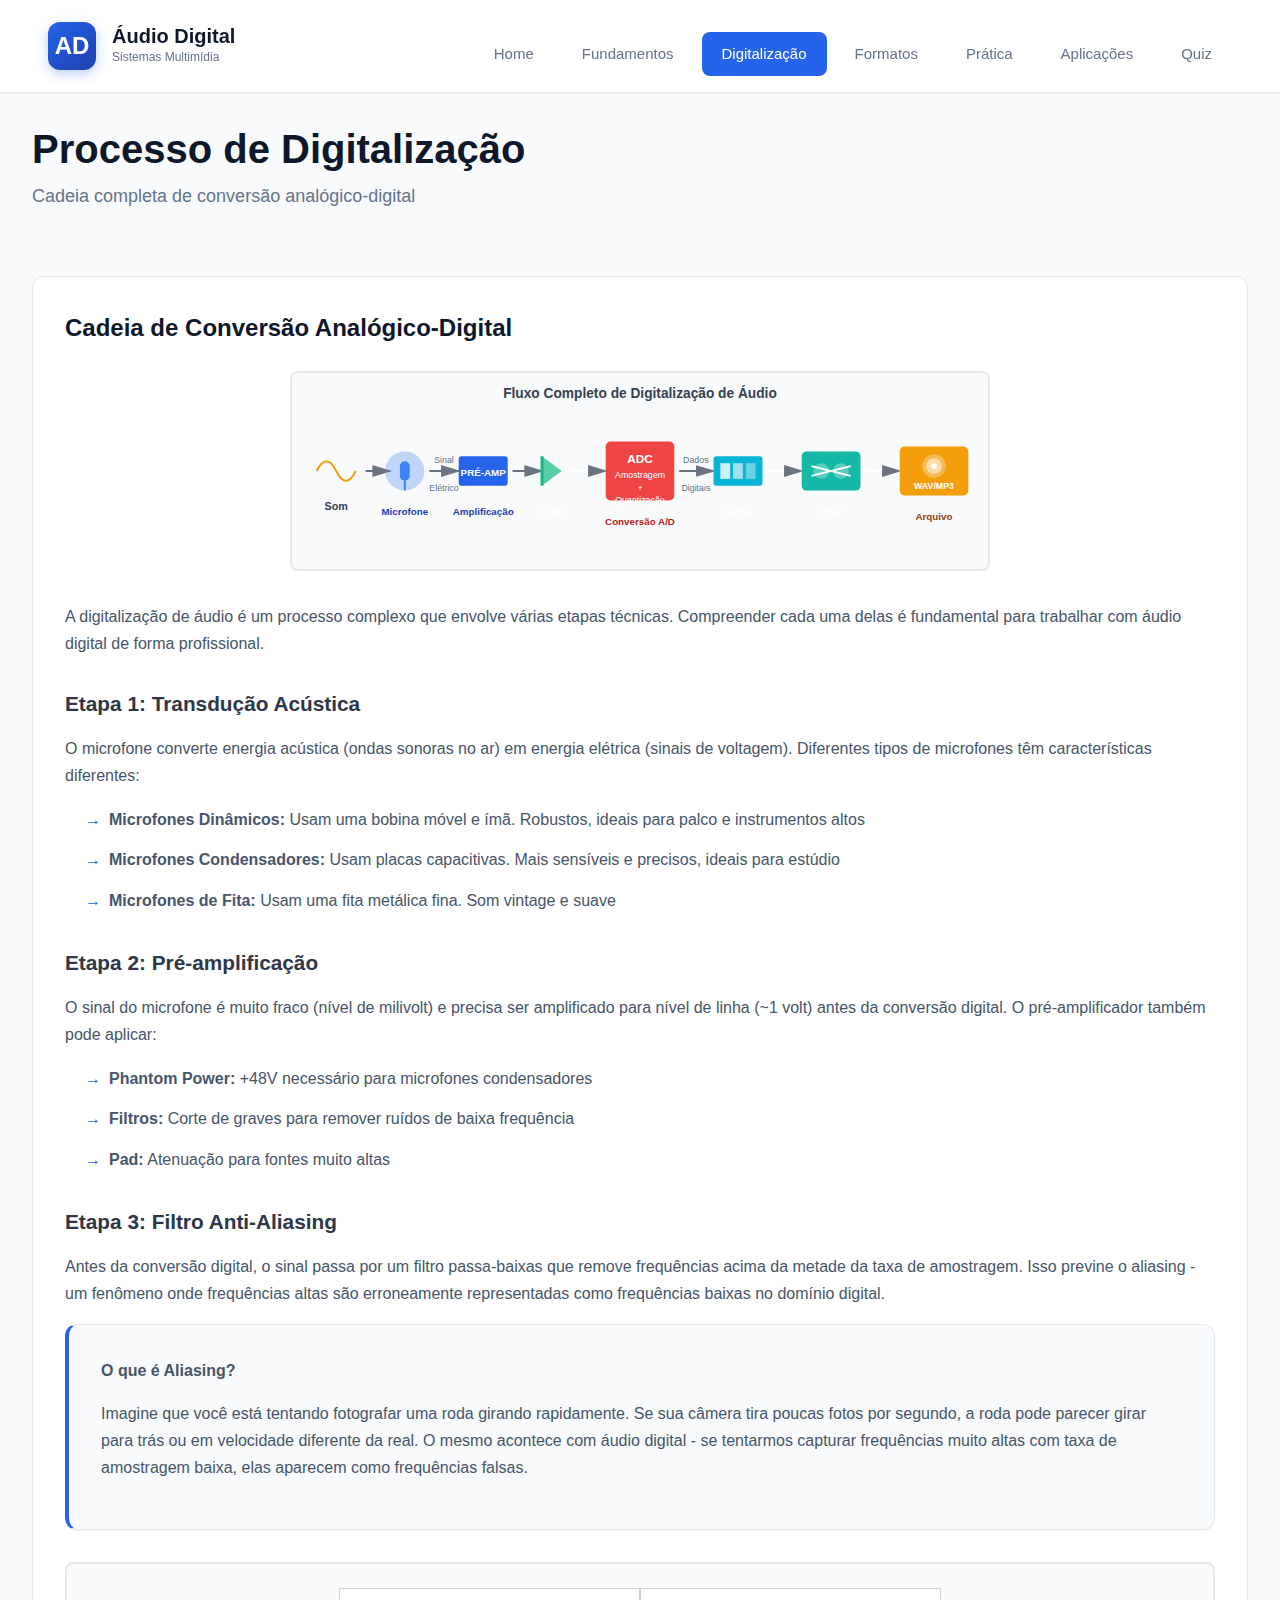
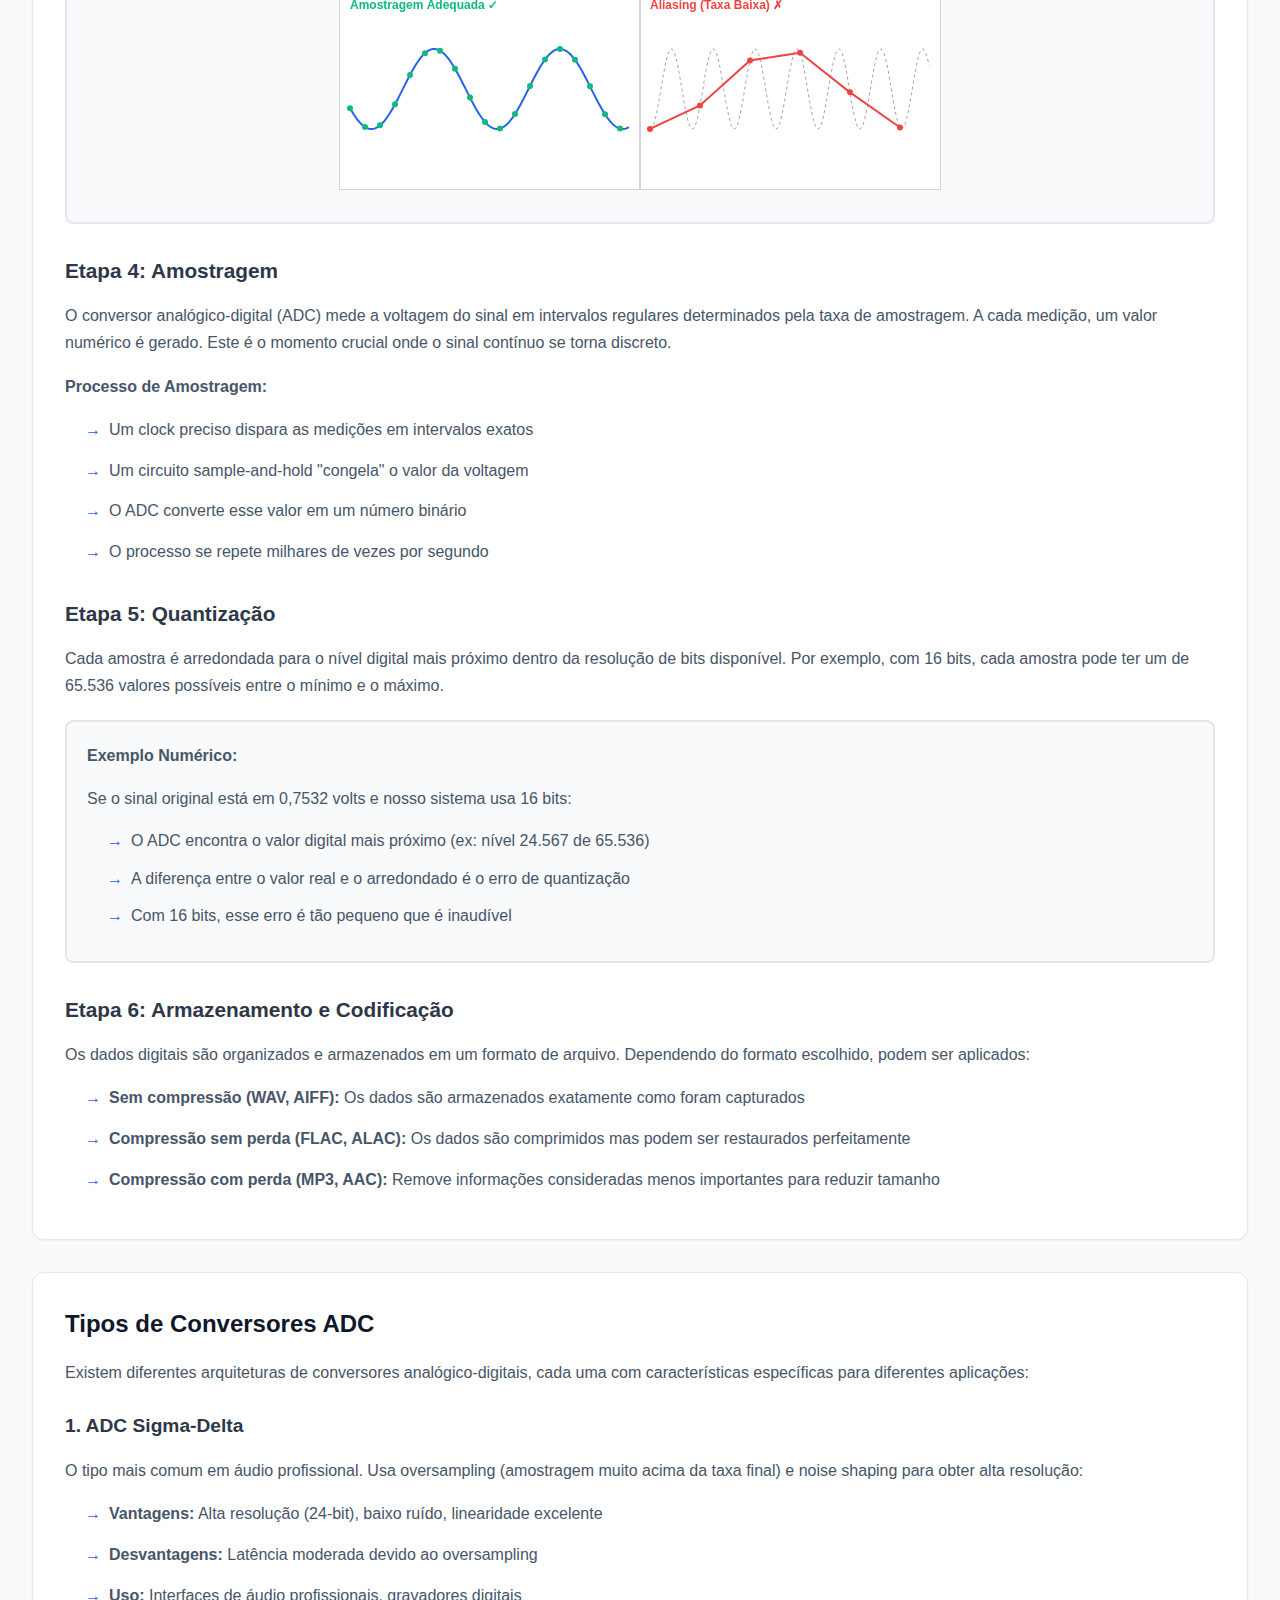
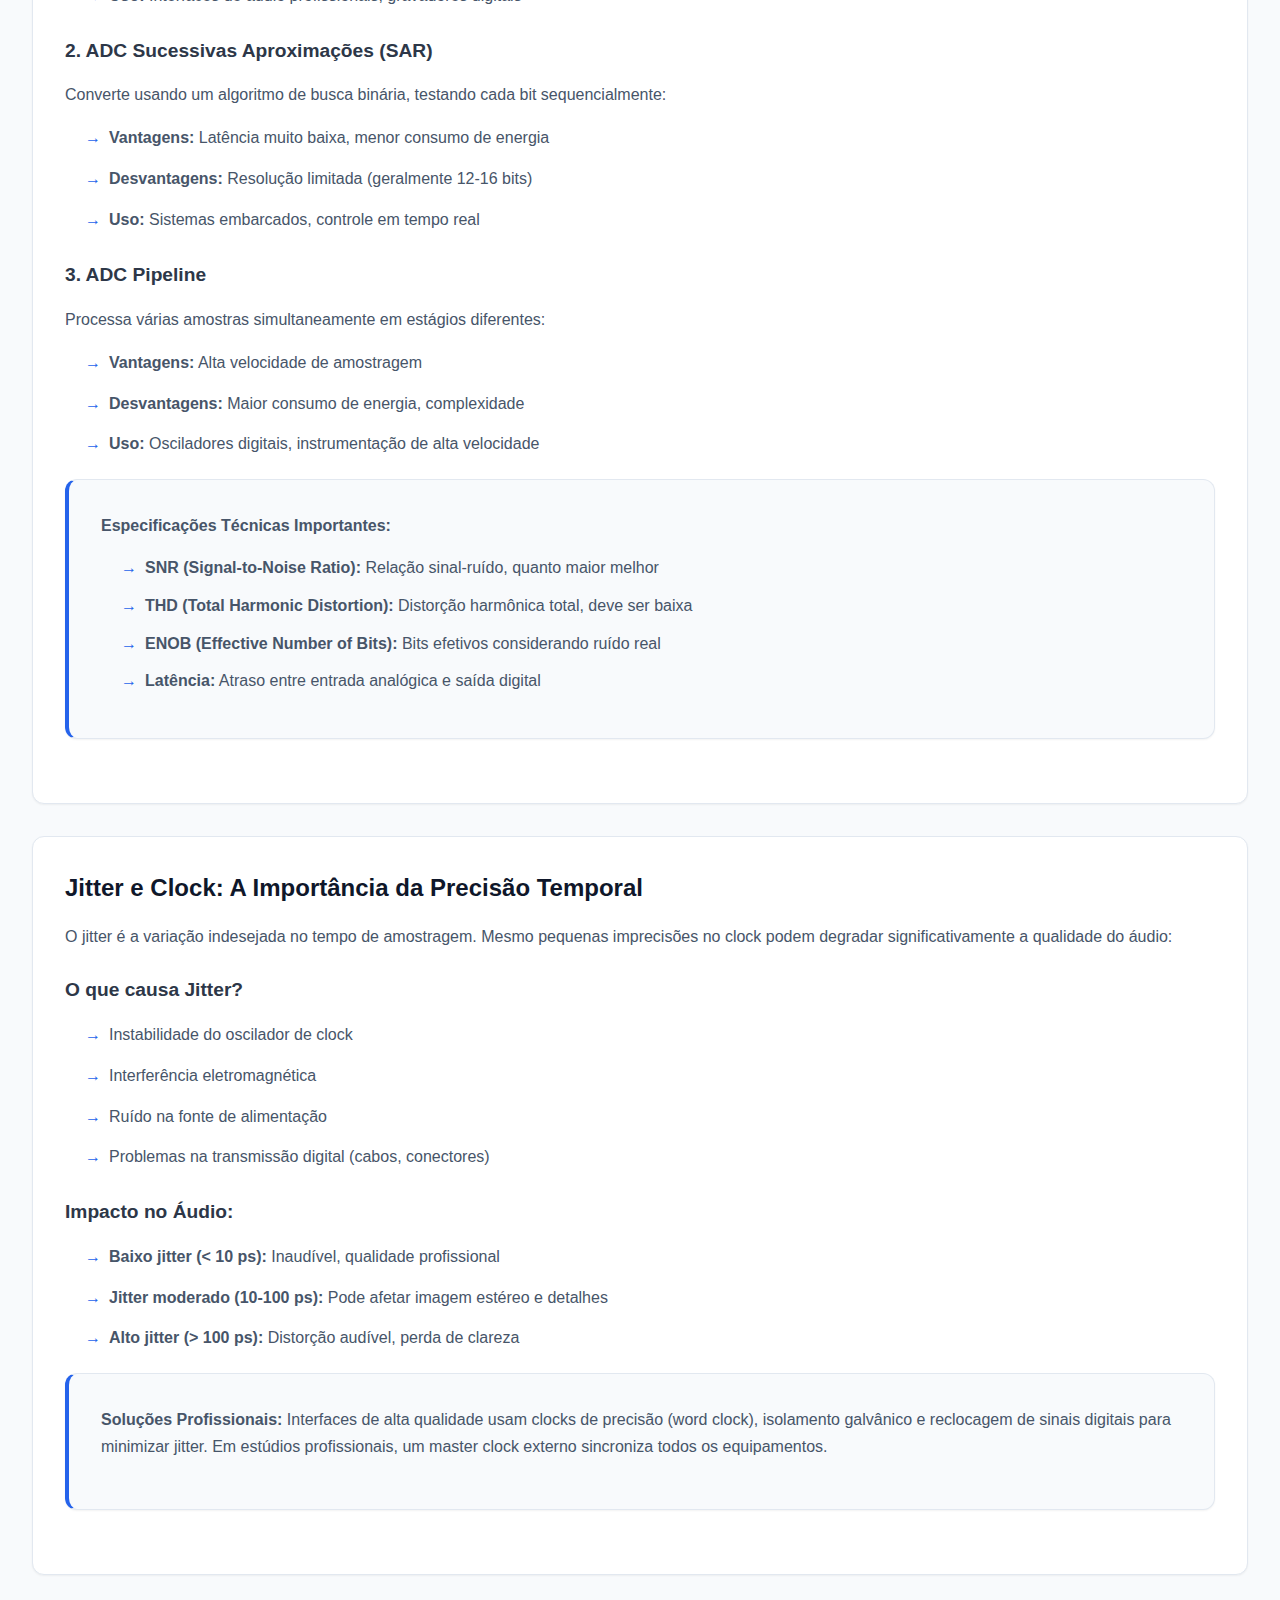
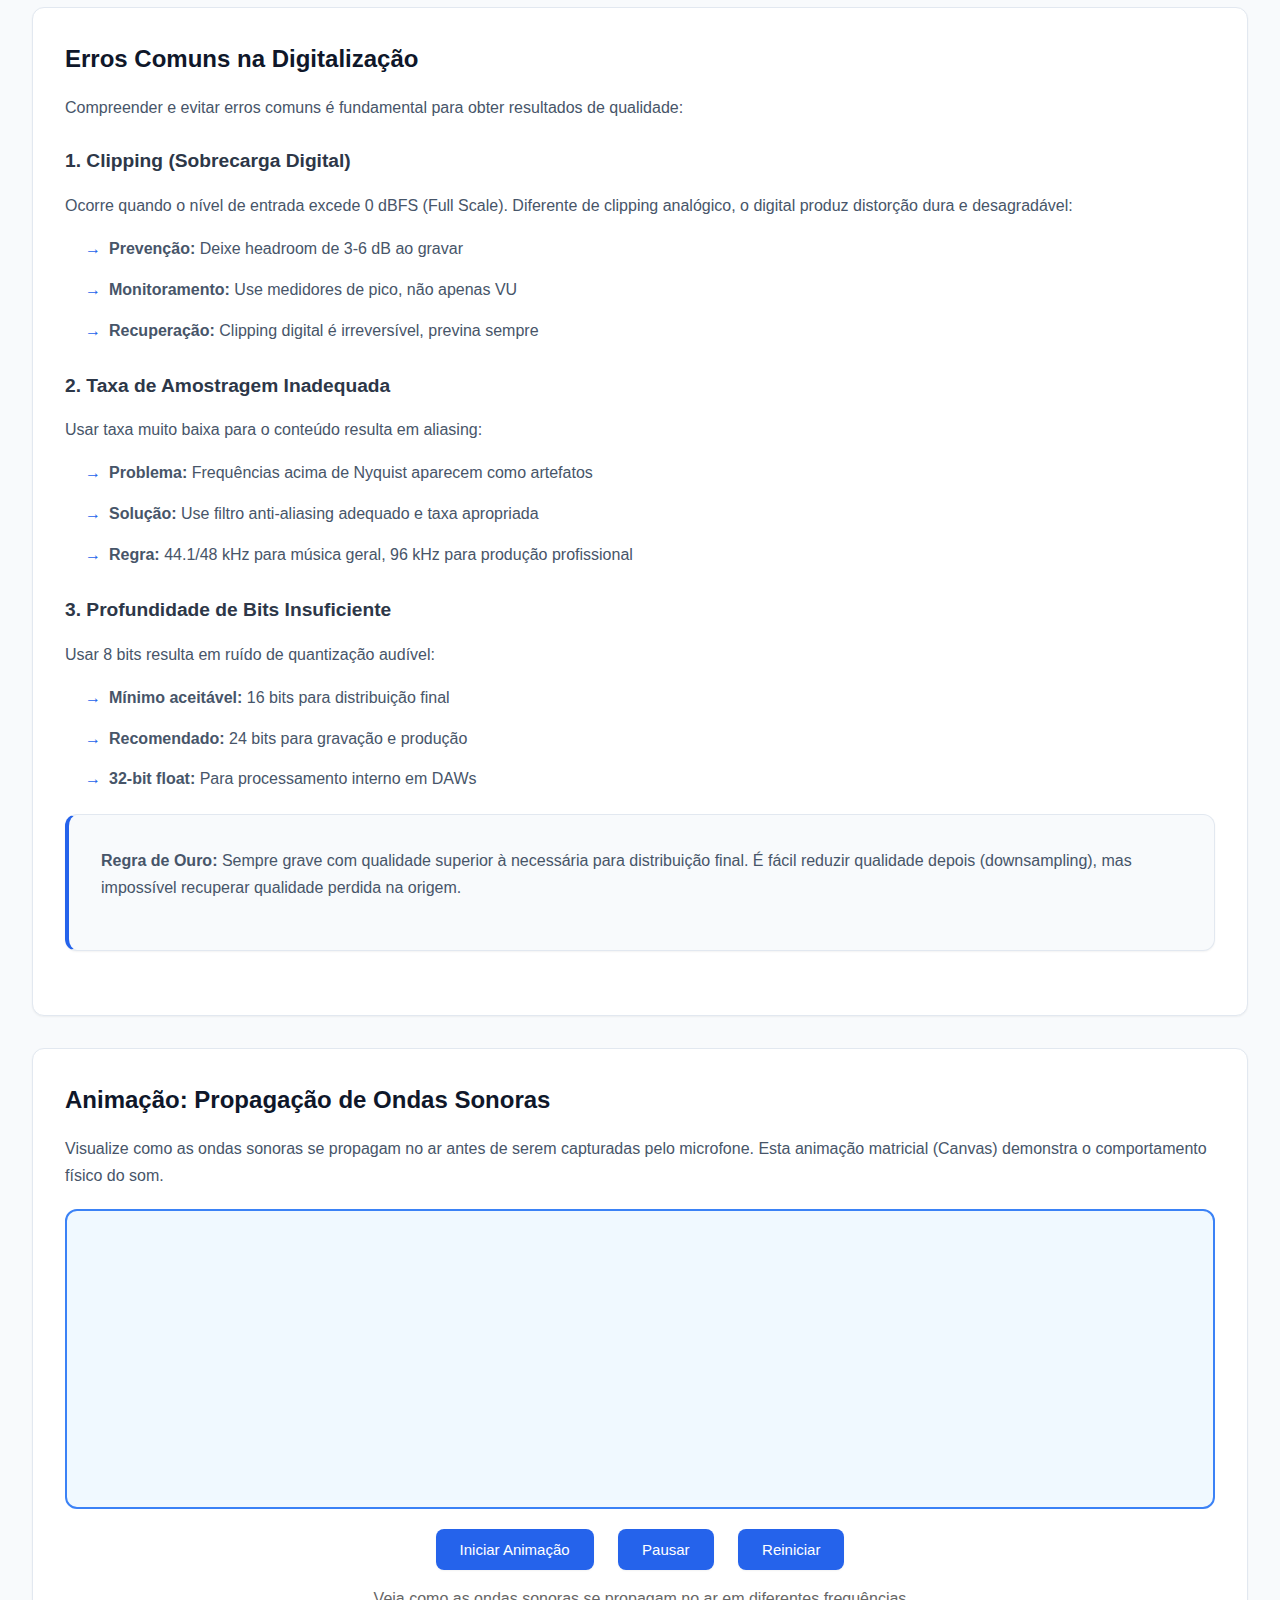
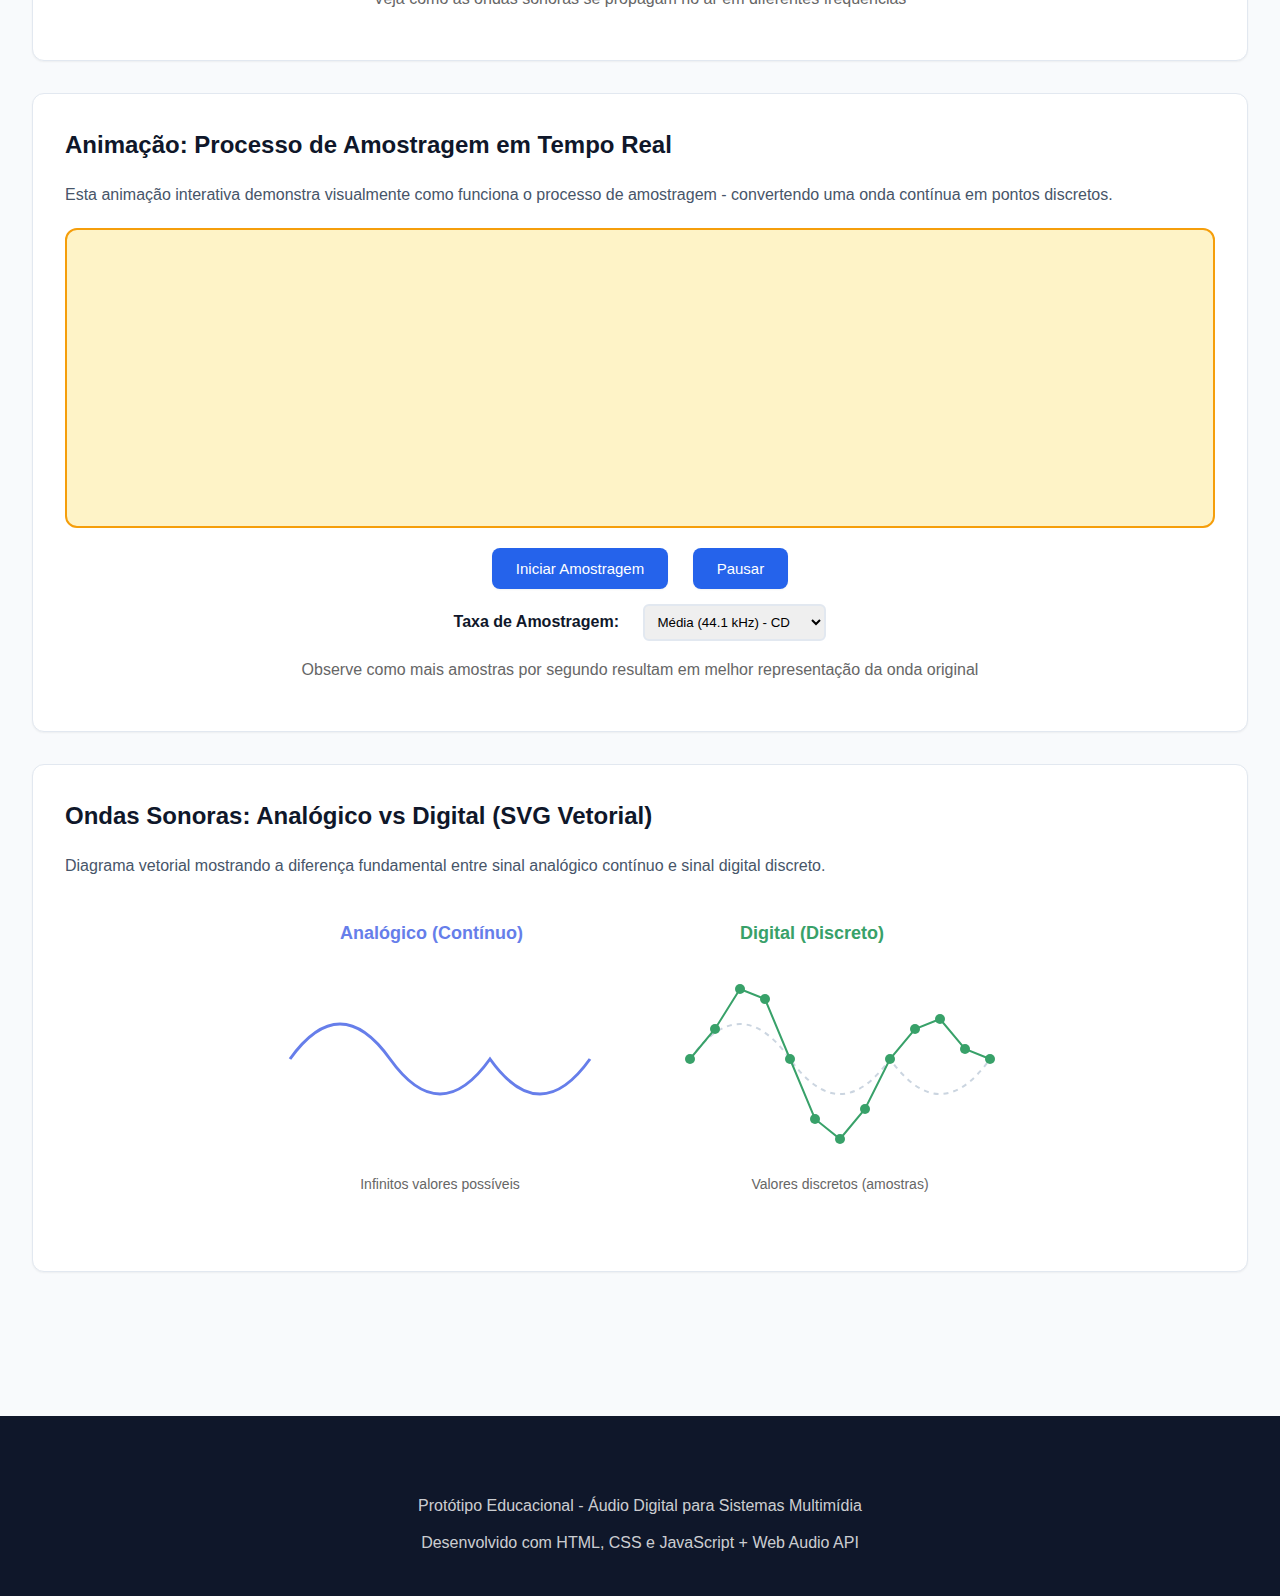
<file: pages/digitalizacao.html>
<!DOCTYPE html>
<html lang="pt-BR">
<head>
    <meta charset="UTF-8">
    <meta name="viewport" content="width=device-width, initial-scale=1.0">
    <title>Processo de Digitalização</title>

    <link rel="stylesheet" href="../css/modern-theme.css">
    <link rel="stylesheet" href="../css/header.css">
</head>
<body>
    <div class="container">
        <header class="modern-header">
            <div class="header-container">
                <a href="../index.html" class="logo">
                    <div class="logo-icon">AD</div>
                    <div class="logo-text">
                        <span class="logo-title">Áudio Digital</span>
                        <span class="logo-subtitle">Sistemas Multimídia</span>
                    </div>
                </a>
                <nav class="main-nav" id="mainNav">
                    <a href="../index.html" class="nav-link">Home</a>
                    <a href="fundamentos.html" class="nav-link">Fundamentos</a>
                    <a href="digitalizacao.html" class="nav-link active">Digitalização</a>
                    <a href="formatos.html" class="nav-link">Formatos</a>
                    <a href="pratica.html" class="nav-link">Prática</a>
                    <a href="aplicacoes.html" class="nav-link">Aplicações</a>
                    <a href="quiz.html" class="nav-link">Quiz</a>
                </nav>
                <button class="mobile-menu-btn" onclick="toggleMenu()" aria-label="Menu">☰</button>
            </div>
        </header>
        <div class="page-header">
            <h1 class="page-title">Processo de Digitalização</h1>
            <p class="page-subtitle">Cadeia completa de conversão analógico-digital</p>
        </div>

        <section class="section active">
            <div class="concept-card">
                <h3>Cadeia de Conversão Analógico-Digital</h3>
                
                <div style="text-align: center; margin: 1.5rem 0;">
                    <svg width="700" height="200" viewBox="0 0 700 200" style="max-width: 100%; border: 2px solid #e5e7eb; border-radius: 8px; background: #f9fafb;">
                        <!-- Ondas sonoras -->
                        <g>
                            <path d="M 20 100 Q 30 80, 40 100 T 60 100" stroke="#f59e0b" stroke-width="2" fill="none"/>
                            <text x="40" y="140" font-size="11" fill="#374151" text-anchor="middle" font-weight="600">Som</text>
                        </g>
                        
                        <!-- Seta 1 -->
                        <path d="M 70 100 L 95 100" stroke="#6b7280" stroke-width="2" marker-end="url(#arrow)"/>
                        
                        <!-- Microfone -->
                        <g>
                            <circle cx="110" cy="100" r="20" fill="#3b82f6" opacity="0.3"/>
                            <rect x="105" y="90" width="10" height="20" fill="#3b82f6" rx="5"/>
                            <line x1="110" y1="110" x2="110" y2="120" stroke="#3b82f6" stroke-width="2"/>
                            <text x="110" y="145" font-size="10" fill="#1e40af" text-anchor="middle" font-weight="600">Microfone</text>
                        </g>
                        
                        <!-- Seta 2 -->
                        <path d="M 135 100 L 165 100" stroke="#6b7280" stroke-width="2" marker-end="url(#arrow)"/>
                        <text x="150" y="92" font-size="9" fill="#64748b" text-anchor="middle">Sinal</text>
                        <text x="150" y="120" font-size="9" fill="#64748b" text-anchor="middle">Elétrico</text>
                        
                        <!-- Pré-amp -->
                        <g>
                            <rect x="165" y="85" width="50" height="30" fill="#2563eb" rx="3"/>
                            <text x="190" y="105" font-size="10" fill="white" text-anchor="middle" font-weight="600">PRÉ-AMP</text>
                            <text x="190" y="145" font-size="10" fill="#1e40af" text-anchor="middle" font-weight="600">Amplificação</text>
                        </g>
                        
                        <!-- Seta 3 -->
                        <path d="M 220 100 L 250 100" stroke="#6b7280" stroke-width="2" marker-end="url(#arrow)"/>
                        
                        <!-- Filtro -->
                        <g>
                            <polygon points="250,85 270,100 250,115" fill="#10b981" opacity="0.7"/>
                            <line x1="250" y1="85" x2="250" y2="115" stroke="#10b981" stroke-width="3"/>
                            <text x="260" y="145" font-size="10" fill="white" text-anchor="middle" font-weight="600">Filtro</text>
                        </g>
                        
                        <!-- Seta 4 -->
                        <path d="M 280 100 L 315 100" stroke="white" stroke-width="2" marker-end="url(#arrow)"/>
                        
                        <!-- ADC (maior destaque) -->
                        <g>
                            <rect x="315" y="70" width="70" height="60" fill="#ef4444" rx="5"/>
                            <text x="350" y="92" font-size="12" fill="white" text-anchor="middle" font-weight="bold">ADC</text>
                            <text x="350" y="107" font-size="9" fill="white" text-anchor="middle">Amostragem</text>
                            <text x="350" y="120" font-size="9" fill="white" text-anchor="middle">+</text>
                            <text x="350" y="133" font-size="9" fill="white" text-anchor="middle">Quantização</text>
                            <text x="350" y="155" font-size="10" fill="#b91c1c" text-anchor="middle" font-weight="600">Conversão A/D</text>
                        </g>
                        
                        <!-- Seta 5 -->
                        <path d="M 390 100 L 425 100" stroke="#6b7280" stroke-width="2" marker-end="url(#arrow)"/>
                        <text x="407" y="92" font-size="9" fill="#64748b" text-anchor="middle">Dados</text>
                        <text x="407" y="120" font-size="9" fill="#64748b" text-anchor="middle">Digitais</text>
                        
                        <!-- Buffer/Memória -->
                        <g>
                            <rect x="425" y="85" width="50" height="30" fill="#06b6d4" rx="3"/>
                            <rect x="432" y="92" width="10" height="16" fill="white" opacity="0.8"/>
                            <rect x="445" y="92" width="10" height="16" fill="white" opacity="0.6"/>
                            <rect x="458" y="92" width="10" height="16" fill="white" opacity="0.4"/>
                            <text x="450" y="145" font-size="10" fill="white" text-anchor="middle" font-weight="600">Buffer</text>
                        </g>
                        
                        <!-- Seta 6 -->
                        <path d="M 480 100 L 515 100" stroke="white" stroke-width="2" marker-end="url(#arrow)"/>
                        
                        <!-- Processamento -->
                        <g>
                            <rect x="515" y="80" width="60" height="40" fill="#14b8a6" rx="5"/>
                            <circle cx="535" cy="100" r="8" fill="white" opacity="0.3"/>
                            <circle cx="555" cy="100" r="8" fill="white" opacity="0.3"/>
                            <path d="M 525 95 L 565 105" stroke="white" stroke-width="2"/>
                            <path d="M 525 105 L 565 95" stroke="white" stroke-width="2"/>
                            <text x="545" y="145" font-size="10" fill="white" text-anchor="middle" font-weight="600">DSP</text>
                        </g>
                        
                        <!-- Seta 7 -->
                        <path d="M 580 100 L 615 100" stroke="white" stroke-width="2" marker-end="url(#arrow)"/>
                        
                        <!-- Armazenamento -->
                        <g>
                            <rect x="615" y="75" width="70" height="50" fill="#f59e0b" rx="5"/>
                            <circle cx="650" cy="95" r="12" fill="white" opacity="0.3"/>
                            <circle cx="650" cy="95" r="8" fill="white" opacity="0.5"/>
                            <circle cx="650" cy="95" r="3" fill="white"/>
                            <text x="650" y="118" font-size="9" fill="white" text-anchor="middle" font-weight="600">WAV/MP3</text>
                            <text x="650" y="150" font-size="10" fill="#92400e" text-anchor="middle" font-weight="600">Arquivo</text>
                        </g>
                        
                        <!-- Título -->
                        <text x="350" y="25" font-size="14" fill="#374151" text-anchor="middle" font-weight="bold">Fluxo Completo de Digitalização de Áudio</text>
                        
                        <!-- Definição de seta -->
                        <defs>
                            <marker id="arrow" markerWidth="10" markerHeight="10" refX="9" refY="3" orient="auto">
                                <polygon points="0 0, 10 3, 0 6" fill="#6b7280"/>
                            </marker>
                        </defs>
                    </svg>
                </div>
                
                <p>A digitalização de áudio é um processo complexo que envolve várias etapas técnicas. Compreender cada uma delas é fundamental para trabalhar com áudio digital de forma profissional.</p>

                <div style="margin-top: 30px;">
                    <h4 style="color: #2d3748; font-size: 1.3em; margin-bottom: 15px;">Etapa 1: Transdução Acústica</h4>
                    <p>O microfone converte energia acústica (ondas sonoras no ar) em energia elétrica (sinais de voltagem). Diferentes tipos de microfones têm características diferentes:</p>
                    <ul style="margin-left: 20px; margin-top: 10px; line-height: 1.8;">
                        <li><strong>Microfones Dinâmicos:</strong> Usam uma bobina móvel e ímã. Robustos, ideais para palco e instrumentos altos</li>
                        <li><strong>Microfones Condensadores:</strong> Usam placas capacitivas. Mais sensíveis e precisos, ideais para estúdio</li>
                        <li><strong>Microfones de Fita:</strong> Usam uma fita metálica fina. Som vintage e suave</li>
                    </ul>
                </div>

                <div style="margin-top: 30px;">
                    <h4 style="color: #2d3748; font-size: 1.3em; margin-bottom: 15px;">Etapa 2: Pré-amplificação</h4>
                    <p>O sinal do microfone é muito fraco (nível de milivolt) e precisa ser amplificado para nível de linha (~1 volt) antes da conversão digital. O pré-amplificador também pode aplicar:</p>
                    <ul style="margin-left: 20px; margin-top: 10px; line-height: 1.8;">
                        <li><strong>Phantom Power:</strong> +48V necessário para microfones condensadores</li>
                        <li><strong>Filtros:</strong> Corte de graves para remover ruídos de baixa frequência</li>
                        <li><strong>Pad:</strong> Atenuação para fontes muito altas</li>
                    </ul>
                </div>

                <div style="margin-top: 30px;">
                    <h4 style="color: #2d3748; font-size: 1.3em; margin-bottom: 15px;">Etapa 3: Filtro Anti-Aliasing</h4>
                    <p>Antes da conversão digital, o sinal passa por um filtro passa-baixas que remove frequências acima da metade da taxa de amostragem. Isso previne o aliasing - um fenômeno onde frequências altas são erroneamente representadas como frequências baixas no domínio digital.</p>

                    <div class="info-box" style="margin-top: 15px;">
                        <p><strong>O que é Aliasing?</strong></p>
                        <p style="margin-top: 10px;">Imagine que você está tentando fotografar uma roda girando rapidamente. Se sua câmera tira poucas fotos por segundo, a roda pode parecer girar para trás ou em velocidade diferente da real. O mesmo acontece com áudio digital - se tentarmos capturar frequências muito altas com taxa de amostragem baixa, elas aparecem como frequências falsas.</p>
                    </div>
                    
                    <div style="text-align: center; margin-top: 1.5rem; padding: 1.5rem; background: #f9fafb; border: 2px solid #e5e7eb; border-radius: 8px;">
                        <canvas id="aliasingCanvas" width="600" height="200" style="max-width: 100%; border: 1px solid #d1d5db; background: white;"></canvas>
                    </div>
                </div>

                <div style="margin-top: 30px;">
                    <h4 style="color: #2d3748; font-size: 1.3em; margin-bottom: 15px;">Etapa 4: Amostragem</h4>
                    <p>O conversor analógico-digital (ADC) mede a voltagem do sinal em intervalos regulares determinados pela taxa de amostragem. A cada medição, um valor numérico é gerado. Este é o momento crucial onde o sinal contínuo se torna discreto.</p>

                    <p style="margin-top: 15px;"><strong>Processo de Amostragem:</strong></p>
                    <ul style="margin-left: 20px; margin-top: 10px; line-height: 1.8;">
                        <li>Um clock preciso dispara as medições em intervalos exatos</li>
                        <li>Um circuito sample-and-hold "congela" o valor da voltagem</li>
                        <li>O ADC converte esse valor em um número binário</li>
                        <li>O processo se repete milhares de vezes por segundo</li>
                    </ul>
                </div>

                <div style="margin-top: 30px;">
                    <h4 style="color: #2d3748; font-size: 1.3em; margin-bottom: 15px;">Etapa 5: Quantização</h4>
                    <p>Cada amostra é arredondada para o nível digital mais próximo dentro da resolução de bits disponível. Por exemplo, com 16 bits, cada amostra pode ter um de 65.536 valores possíveis entre o mínimo e o máximo.</p>

                    <div style="background: #f9fafb; padding: 20px; border-radius: 8px; margin: 20px 0; border: 2px solid #e5e5e5;">
                        <p><strong>Exemplo Numérico:</strong></p>
                        <p style="margin-top: 10px;">Se o sinal original está em 0,7532 volts e nosso sistema usa 16 bits:</p>
                        <ul style="margin-left: 20px; margin-top: 10px;">
                            <li>O ADC encontra o valor digital mais próximo (ex: nível 24.567 de 65.536)</li>
                            <li>A diferença entre o valor real e o arredondado é o erro de quantização</li>
                            <li>Com 16 bits, esse erro é tão pequeno que é inaudível</li>
                        </ul>
                    </div>
                </div>

                <div style="margin-top: 30px;">
                    <h4 style="color: #2d3748; font-size: 1.3em; margin-bottom: 15px;">Etapa 6: Armazenamento e Codificação</h4>
                    <p>Os dados digitais são organizados e armazenados em um formato de arquivo. Dependendo do formato escolhido, podem ser aplicados:</p>
                    <ul style="margin-left: 20px; margin-top: 10px; line-height: 1.8;">
                        <li><strong>Sem compressão (WAV, AIFF):</strong> Os dados são armazenados exatamente como foram capturados</li>
                        <li><strong>Compressão sem perda (FLAC, ALAC):</strong> Os dados são comprimidos mas podem ser restaurados perfeitamente</li>
                        <li><strong>Compressão com perda (MP3, AAC):</strong> Remove informações consideradas menos importantes para reduzir tamanho</li>
                    </ul>
                </div>
            </div>

            <div class="concept-card">
                <h3>Tipos de Conversores ADC</h3>
                <p>Existem diferentes arquiteturas de conversores analógico-digitais, cada uma com características específicas para diferentes aplicações:</p>

                <div style="margin-top: 25px;">
                    <h4 style="color: #2d3748; font-size: 1.2em; margin-bottom: 15px;">1. ADC Sigma-Delta</h4>
                    <p>O tipo mais comum em áudio profissional. Usa oversampling (amostragem muito acima da taxa final) e noise shaping para obter alta resolução:</p>
                    <ul style="margin-left: 20px; margin-top: 10px; line-height: 1.8;">
                        <li><strong>Vantagens:</strong> Alta resolução (24-bit), baixo ruído, linearidade excelente</li>
                        <li><strong>Desvantagens:</strong> Latência moderada devido ao oversampling</li>
                        <li><strong>Uso:</strong> Interfaces de áudio profissionais, gravadores digitais</li>
                    </ul>
                </div>

                <div style="margin-top: 25px;">
                    <h4 style="color: #2d3748; font-size: 1.2em; margin-bottom: 15px;">2. ADC Sucessivas Aproximações (SAR)</h4>
                    <p>Converte usando um algoritmo de busca binária, testando cada bit sequencialmente:</p>
                    <ul style="margin-left: 20px; margin-top: 10px; line-height: 1.8;">
                        <li><strong>Vantagens:</strong> Latência muito baixa, menor consumo de energia</li>
                        <li><strong>Desvantagens:</strong> Resolução limitada (geralmente 12-16 bits)</li>
                        <li><strong>Uso:</strong> Sistemas embarcados, controle em tempo real</li>
                    </ul>
                </div>

                <div style="margin-top: 25px;">
                    <h4 style="color: #2d3748; font-size: 1.2em; margin-bottom: 15px;">3. ADC Pipeline</h4>
                    <p>Processa várias amostras simultaneamente em estágios diferentes:</p>
                    <ul style="margin-left: 20px; margin-top: 10px; line-height: 1.8;">
                        <li><strong>Vantagens:</strong> Alta velocidade de amostragem</li>
                        <li><strong>Desvantagens:</strong> Maior consumo de energia, complexidade</li>
                        <li><strong>Uso:</strong> Osciladores digitais, instrumentação de alta velocidade</li>
                    </ul>
                </div>

                <div class="info-box" style="margin-top: 20px;">
                    <p><strong>Especificações Técnicas Importantes:</strong></p>
                    <ul style="margin-left: 20px; margin-top: 10px; line-height: 1.6;">
                        <li><strong>SNR (Signal-to-Noise Ratio):</strong> Relação sinal-ruído, quanto maior melhor</li>
                        <li><strong>THD (Total Harmonic Distortion):</strong> Distorção harmônica total, deve ser baixa</li>
                        <li><strong>ENOB (Effective Number of Bits):</strong> Bits efetivos considerando ruído real</li>
                        <li><strong>Latência:</strong> Atraso entre entrada analógica e saída digital</li>
                    </ul>
                </div>
            </div>

            <div class="concept-card">
                <h3>Jitter e Clock: A Importância da Precisão Temporal</h3>
                <p>O jitter é a variação indesejada no tempo de amostragem. Mesmo pequenas imprecisões no clock podem degradar significativamente a qualidade do áudio:</p>

                <div style="margin-top: 25px;">
                    <h4 style="color: #2d3748; font-size: 1.2em; margin-bottom: 15px;">O que causa Jitter?</h4>
                    <ul style="margin-left: 20px; line-height: 1.8;">
                        <li>Instabilidade do oscilador de clock</li>
                        <li>Interferência eletromagnética</li>
                        <li>Ruído na fonte de alimentação</li>
                        <li>Problemas na transmissão digital (cabos, conectores)</li>
                    </ul>
                </div>

                <div style="margin-top: 25px;">
                    <h4 style="color: #2d3748; font-size: 1.2em; margin-bottom: 15px;">Impacto no Áudio:</h4>
                    <ul style="margin-left: 20px; line-height: 1.8;">
                        <li><strong>Baixo jitter (< 10 ps):</strong> Inaudível, qualidade profissional</li>
                        <li><strong>Jitter moderado (10-100 ps):</strong> Pode afetar imagem estéreo e detalhes</li>
                        <li><strong>Alto jitter (> 100 ps):</strong> Distorção audível, perda de clareza</li>
                    </ul>
                </div>

                <div class="info-box" style="margin-top: 20px;">
                    <p><strong>Soluções Profissionais:</strong> Interfaces de alta qualidade usam clocks de precisão (word clock), isolamento galvânico e reclocagem de sinais digitais para minimizar jitter. Em estúdios profissionais, um master clock externo sincroniza todos os equipamentos.</p>
                </div>
            </div>

            <div class="concept-card">
                <h3>Erros Comuns na Digitalização</h3>
                <p>Compreender e evitar erros comuns é fundamental para obter resultados de qualidade:</p>

                <div style="margin-top: 25px;">
                    <h4 style="color: #2d3748; font-size: 1.2em; margin-bottom: 15px;">1. Clipping (Sobrecarga Digital)</h4>
                    <p>Ocorre quando o nível de entrada excede 0 dBFS (Full Scale). Diferente de clipping analógico, o digital produz distorção dura e desagradável:</p>
                    <ul style="margin-left: 20px; margin-top: 10px; line-height: 1.8;">
                        <li><strong>Prevenção:</strong> Deixe headroom de 3-6 dB ao gravar</li>
                        <li><strong>Monitoramento:</strong> Use medidores de pico, não apenas VU</li>
                        <li><strong>Recuperação:</strong> Clipping digital é irreversível, previna sempre</li>
                    </ul>
                </div>

                <div style="margin-top: 25px;">
                    <h4 style="color: #2d3748; font-size: 1.2em; margin-bottom: 15px;">2. Taxa de Amostragem Inadequada</h4>
                    <p>Usar taxa muito baixa para o conteúdo resulta em aliasing:</p>
                    <ul style="margin-left: 20px; margin-top: 10px; line-height: 1.8;">
                        <li><strong>Problema:</strong> Frequências acima de Nyquist aparecem como artefatos</li>
                        <li><strong>Solução:</strong> Use filtro anti-aliasing adequado e taxa apropriada</li>
                        <li><strong>Regra:</strong> 44.1/48 kHz para música geral, 96 kHz para produção profissional</li>
                    </ul>
                </div>

                <div style="margin-top: 25px;">
                    <h4 style="color: #2d3748; font-size: 1.2em; margin-bottom: 15px;">3. Profundidade de Bits Insuficiente</h4>
                    <p>Usar 8 bits resulta em ruído de quantização audível:</p>
                    <ul style="margin-left: 20px; margin-top: 10px; line-height: 1.8;">
                        <li><strong>Mínimo aceitável:</strong> 16 bits para distribuição final</li>
                        <li><strong>Recomendado:</strong> 24 bits para gravação e produção</li>
                        <li><strong>32-bit float:</strong> Para processamento interno em DAWs</li>
                    </ul>
                </div>

                <div class="info-box" style="margin-top: 20px;">
                    <p><strong>Regra de Ouro:</strong> Sempre grave com qualidade superior à necessária para distribuição final. É fácil reduzir qualidade depois (downsampling), mas impossível recuperar qualidade perdida na origem.</p>
                </div>
            </div>

            <div class="concept-card">
                <h3>Animação: Propagação de Ondas Sonoras</h3>
                <p style="margin-bottom: 20px;">Visualize como as ondas sonoras se propagam no ar antes de serem capturadas pelo microfone. Esta animação matricial (Canvas) demonstra o comportamento físico do som.</p>
                <div id="waveAnimation" style="width: 100%; height: 300px; background: #f0f9ff; border-radius: 12px; position: relative; overflow: hidden; margin: 20px 0; border: 2px solid #3b82f6;">
                    <canvas id="soundWaveCanvas" style="width: 100%; height: 100%;"></canvas>
                </div>
                <div style="text-align: center; margin-top: 20px;">
                    <button onclick="startWaveAnimation()" style="margin: 0 10px;">Iniciar Animação</button>
                    <button onclick="stopWaveAnimation()" style="margin: 0 10px;">Pausar</button>
                    <button onclick="resetWaveAnimation()" style="margin: 0 10px;">Reiniciar</button>
                </div>
                <p style="text-align: center; color: #666; margin-top: 15px;">
                    Veja como as ondas sonoras se propagam no ar em diferentes frequências
                </p>
            </div>

            <div class="concept-card">
                <h3>Animação: Processo de Amostragem em Tempo Real</h3>
                <p style="margin-bottom: 20px;">Esta animação interativa demonstra visualmente como funciona o processo de amostragem - convertendo uma onda contínua em pontos discretos.</p>
                <div id="samplingAnimation" style="width: 100%; height: 300px; background: #fef3c7; border-radius: 12px; position: relative; overflow: hidden; margin: 20px 0; border: 2px solid #f59e0b;">
                    <canvas id="samplingCanvas" style="width: 100%; height: 100%;"></canvas>
                </div>
                <div style="text-align: center; margin-top: 20px;">
                    <button onclick="startSamplingAnimation()" style="margin: 0 10px;">Iniciar Amostragem</button>
                    <button onclick="stopSamplingAnimation()" style="margin: 0 10px;">Pausar</button>
                    <div style="margin-top: 15px;">
                        <label style="font-weight: 600; margin-right: 10px;">Taxa de Amostragem:</label>
                        <select id="sampleRateSelect" onchange="changeSampleRate()" style="margin-left: 10px; padding: 8px; border-radius: 6px; border: 2px solid #e2e8f0;">
                            <option value="low">Baixa (8 kHz) - Telefone</option>
                            <option value="medium" selected>Média (44.1 kHz) - CD</option>
                            <option value="high">Alta (96 kHz) - Hi-Res</option>
                        </select>
                    </div>
                </div>
                <p style="text-align: center; color: #666; margin-top: 15px;">
                    Observe como mais amostras por segundo resultam em melhor representação da onda original
                </p>
            </div>

            <div class="concept-card">
                <h3>Ondas Sonoras: Analógico vs Digital (SVG Vetorial)</h3>
                <p style="margin-bottom: 20px;">Diagrama vetorial mostrando a diferença fundamental entre sinal analógico contínuo e sinal digital discreto.</p>
                <div style="text-align: center; margin: 30px 0;">
                    <svg width="100%" height="300" viewBox="0 0 800 300" style="max-width: 800px; margin: 0 auto; display: block;">
                        <!-- Onda Analógica -->
                        <text x="100" y="30" font-size="18" font-weight="bold" fill="#667eea">Analógico (Contínuo)</text>
                        <path d="M 50 150 Q 100 80 150 150 T 250 150 Q 300 220 350 150"
                              stroke="#667eea" stroke-width="3" fill="none"/>

                        <!-- Onda Digital -->
                        <text x="500" y="30" font-size="18" font-weight="bold" fill="#38a169">Digital (Discreto)</text>
                        <path d="M 450 150 Q 500 80 550 150 T 650 150 Q 700 220 750 150"
                              stroke="#cbd5e0" stroke-width="2" fill="none" stroke-dasharray="5,5"/>

                        <!-- Pontos de amostragem -->
                        <circle cx="450" cy="150" r="5" fill="#38a169"/>
                        <circle cx="475" cy="120" r="5" fill="#38a169"/>
                        <circle cx="500" cy="80" r="5" fill="#38a169"/>
                        <circle cx="525" cy="90" r="5" fill="#38a169"/>
                        <circle cx="550" cy="150" r="5" fill="#38a169"/>
                        <circle cx="575" cy="210" r="5" fill="#38a169"/>
                        <circle cx="600" cy="230" r="5" fill="#38a169"/>
                        <circle cx="625" cy="200" r="5" fill="#38a169"/>
                        <circle cx="650" cy="150" r="5" fill="#38a169"/>
                        <circle cx="675" cy="120" r="5" fill="#38a169"/>
                        <circle cx="700" cy="110" r="5" fill="#38a169"/>
                        <circle cx="725" cy="140" r="5" fill="#38a169"/>
                        <circle cx="750" cy="150" r="5" fill="#38a169"/>

                        <!-- Linhas conectando amostras -->
                        <polyline points="450,150 475,120 500,80 525,90 550,150 575,210 600,230 625,200 650,150 675,120 700,110 725,140 750,150"
                                  stroke="#38a169" stroke-width="2" fill="none"/>

                        <!-- Legendas -->
                        <text x="200" y="280" font-size="14" fill="#666" text-anchor="middle">Infinitos valores possíveis</text>
                        <text x="600" y="280" font-size="14" fill="#666" text-anchor="middle">Valores discretos (amostras)</text>
                    </svg>
                </div>
            </div>
        </section>

        <footer>
            <div style="text-align: center; margin-bottom: 1rem;">
                <button id="bgMusicBtn" onclick="playBackgroundMusic()" style="background: #2563eb; border: 2px solid #2563eb; color: white; padding: 0.5rem 1.25rem; border-radius: 25px; cursor: pointer; display: inline-flex; align-items: center; gap: 0.5rem; font-weight: 600; transition: all 0.3s;">
                    <span id="musicIcon">▶</span>
                    <span id="musicText">Tocar Música Ambiente</span>
                </button>
                <span id="musicStatus" style="display: block; color: rgba(255,255,255,0.7); font-size: 0.875rem; margin-top: 0.5rem; min-height: 20px;"></span>
            </div>
            <p>Protótipo Educacional - Áudio Digital para Sistemas Multimídia</p>
            <p style="margin-top: 10px;">Desenvolvido com HTML, CSS e JavaScript + Web Audio API</p>
        </footer>
    </div>

    <!-- JavaScript para Animações -->
    <script src="../js/navigation.js"></script>
    <script src="../js/background-music.js"></script>
    <script src="../js/animations.js"></script>
    <script>
        // Canvas aliasing demonstration
        const canvas = document.getElementById('aliasingCanvas');
        if (canvas) {
            const ctx = canvas.getContext('2d');
            const width = canvas.width;
            const height = canvas.height;
            
            // Background
            ctx.fillStyle = '#ffffff';
            ctx.fillRect(0, 0, width, height);
            
            // Linha divisória
            ctx.strokeStyle = '#d1d5db';
            ctx.lineWidth = 2;
            ctx.beginPath();
            ctx.moveTo(width / 2, 0);
            ctx.lineTo(width / 2, height);
            ctx.stroke();
            
            // Lado esquerdo - Amostragem correta
            ctx.fillStyle = '#10b981';
            ctx.font = 'bold 12px sans-serif';
            ctx.fillText('Amostragem Adequada ✓', 10, 20);
            
            ctx.strokeStyle = '#2563eb';
            ctx.lineWidth = 2;
            ctx.beginPath();
            const leftCenterY = height / 2;
            for (let x = 10; x < width / 2 - 10; x++) {
                const y = leftCenterY + Math.sin(x * 0.05) * 40;
                if (x === 10) {
                    ctx.moveTo(x, y);
                } else {
                    ctx.lineTo(x, y);
                }
            }
            ctx.stroke();
            
            // Pontos de amostragem corretos
            ctx.fillStyle = '#10b981';
            for (let x = 10; x < width / 2 - 10; x += 15) {
                const y = leftCenterY + Math.sin(x * 0.05) * 40;
                ctx.beginPath();
                ctx.arc(x, y, 3, 0, Math.PI * 2);
                ctx.fill();
            }
            
            // Lado direito - Aliasing
            ctx.fillStyle = '#ef4444';
            ctx.font = 'bold 12px sans-serif';
            ctx.fillText('Aliasing (Taxa Baixa) ✗', width / 2 + 10, 20);
            
            // Onda original alta frequência
            ctx.strokeStyle = '#9ca3af';
            ctx.lineWidth = 1;
            ctx.setLineDash([3, 3]);
            ctx.beginPath();
            const rightCenterY = height / 2;
            for (let x = width / 2 + 10; x < width - 10; x++) {
                const y = rightCenterY + Math.sin((x - width / 2) * 0.15) * 40;
                if (x === width / 2 + 10) {
                    ctx.moveTo(x, y);
                } else {
                    ctx.lineTo(x, y);
                }
            }
            ctx.stroke();
            ctx.setLineDash([]);
            
            // Poucos pontos de amostragem causando aliasing
            const samples = [];
            for (let x = width / 2 + 10; x < width - 10; x += 50) {
                const y = rightCenterY + Math.sin((x - width / 2) * 0.15) * 40;
                samples.push({x, y});
                ctx.fillStyle = '#ef4444';
                ctx.beginPath();
                ctx.arc(x, y, 3, 0, Math.PI * 2);
                ctx.fill();
            }
            
            // Reconstrução incorreta (onda de baixa frequência)
            ctx.strokeStyle = '#ef4444';
            ctx.lineWidth = 2;
            ctx.beginPath();
            samples.forEach((point, i) => {
                if (i === 0) {
                    ctx.moveTo(point.x, point.y);
                } else {
                    ctx.lineTo(point.x, point.y);
                }
            });
            ctx.stroke();
        }
    </script>
</body>
</html>
</file>
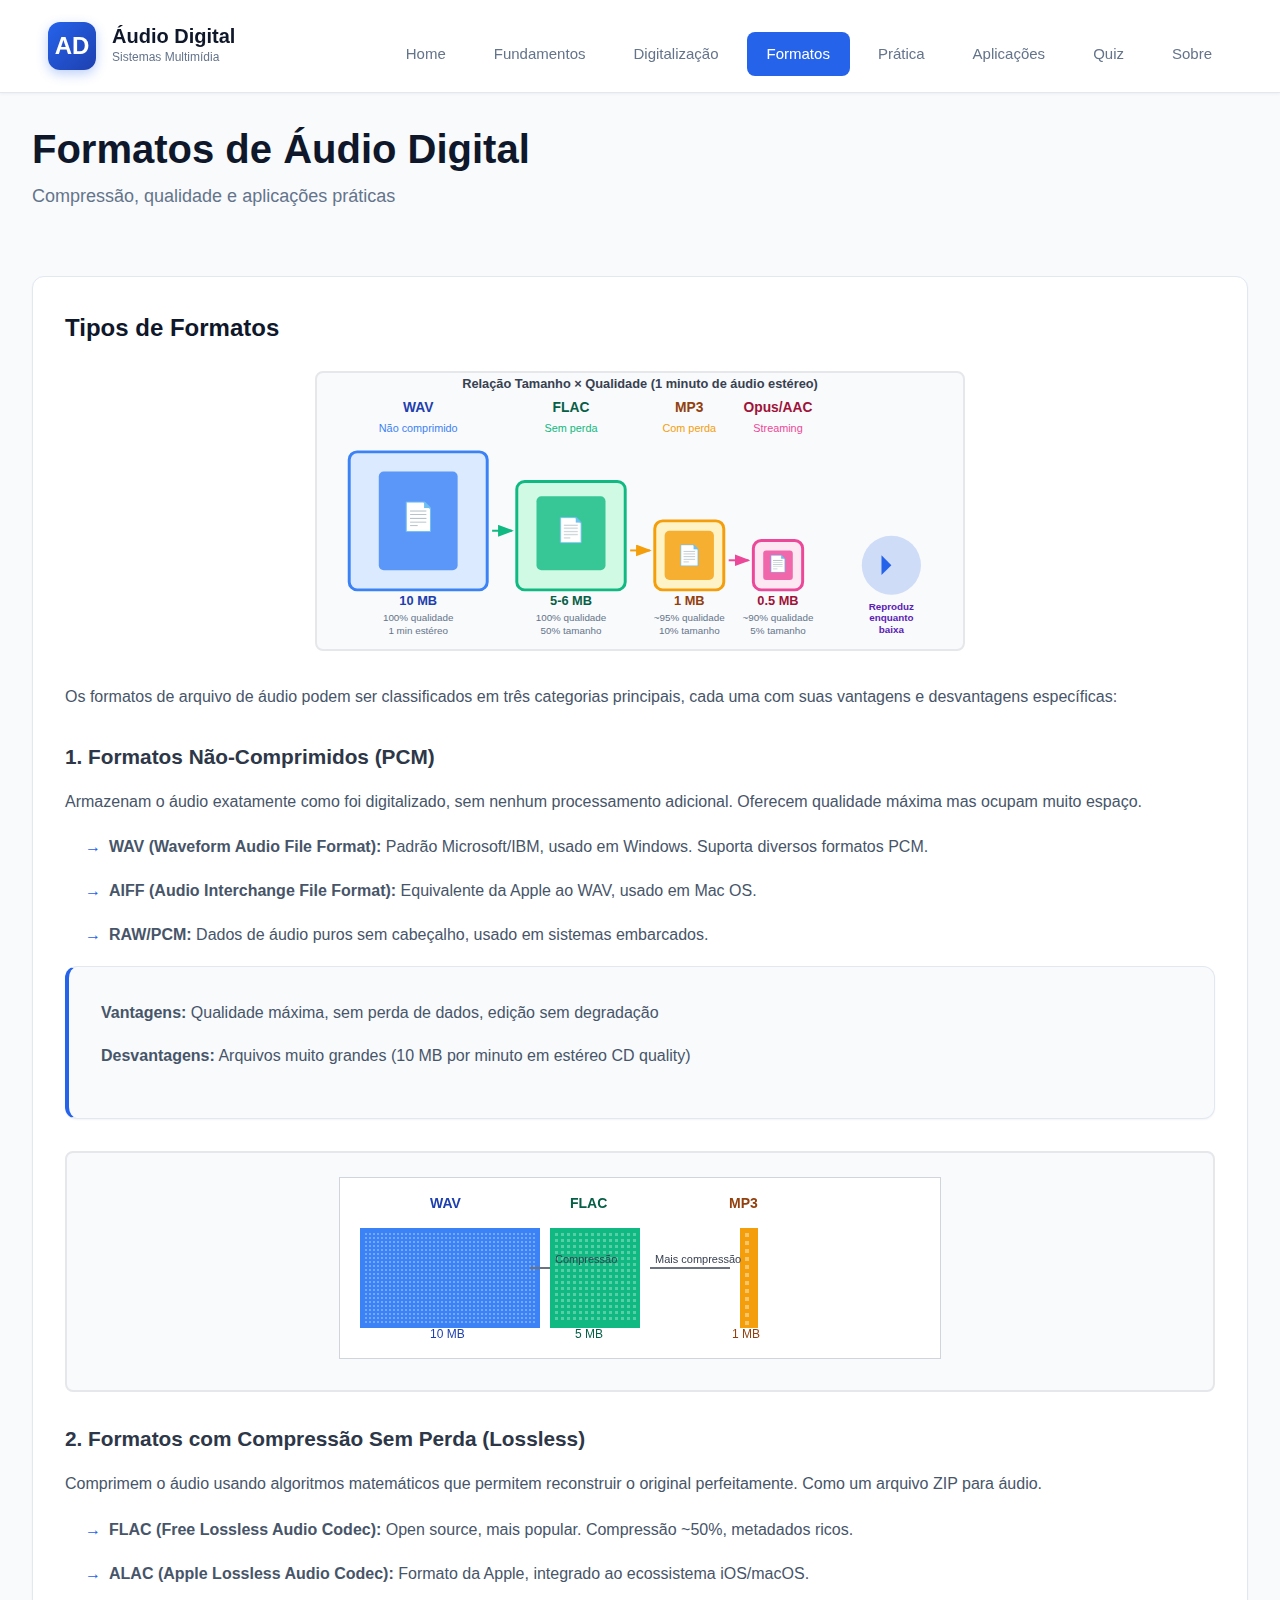
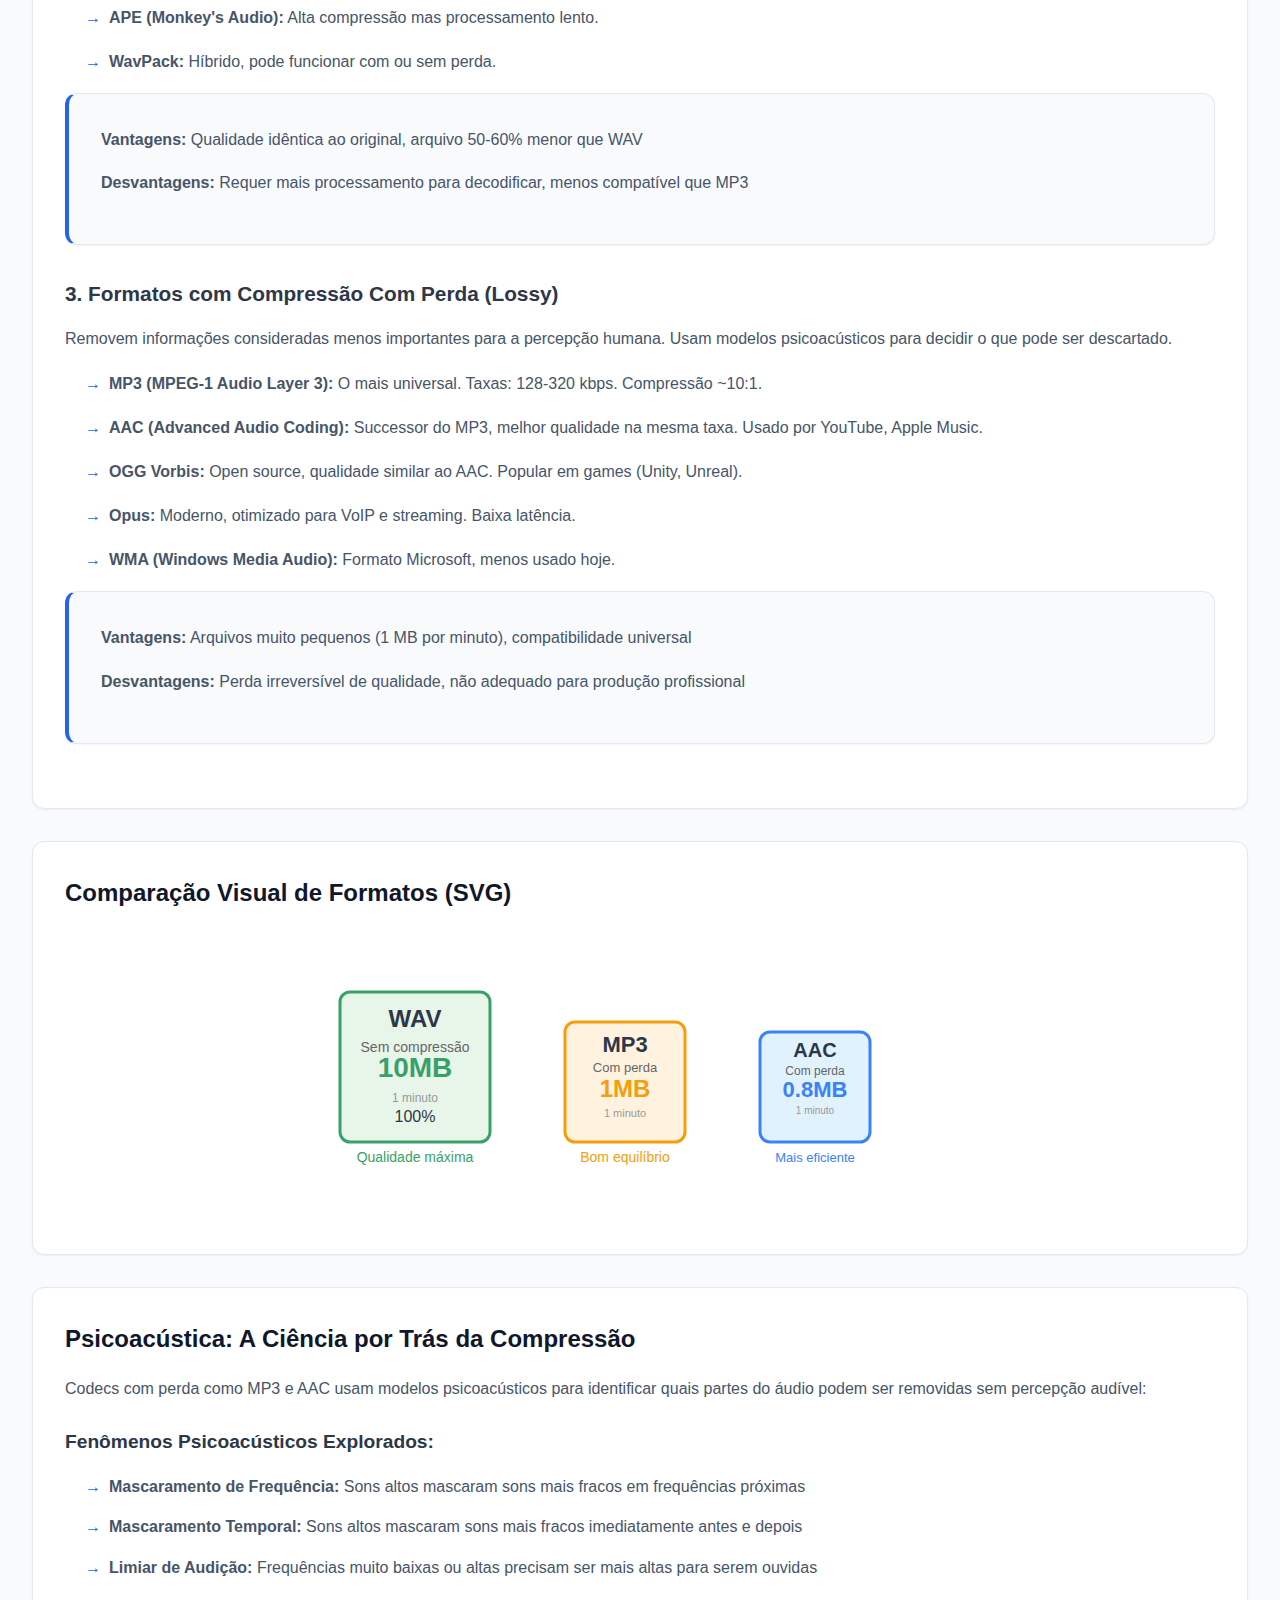
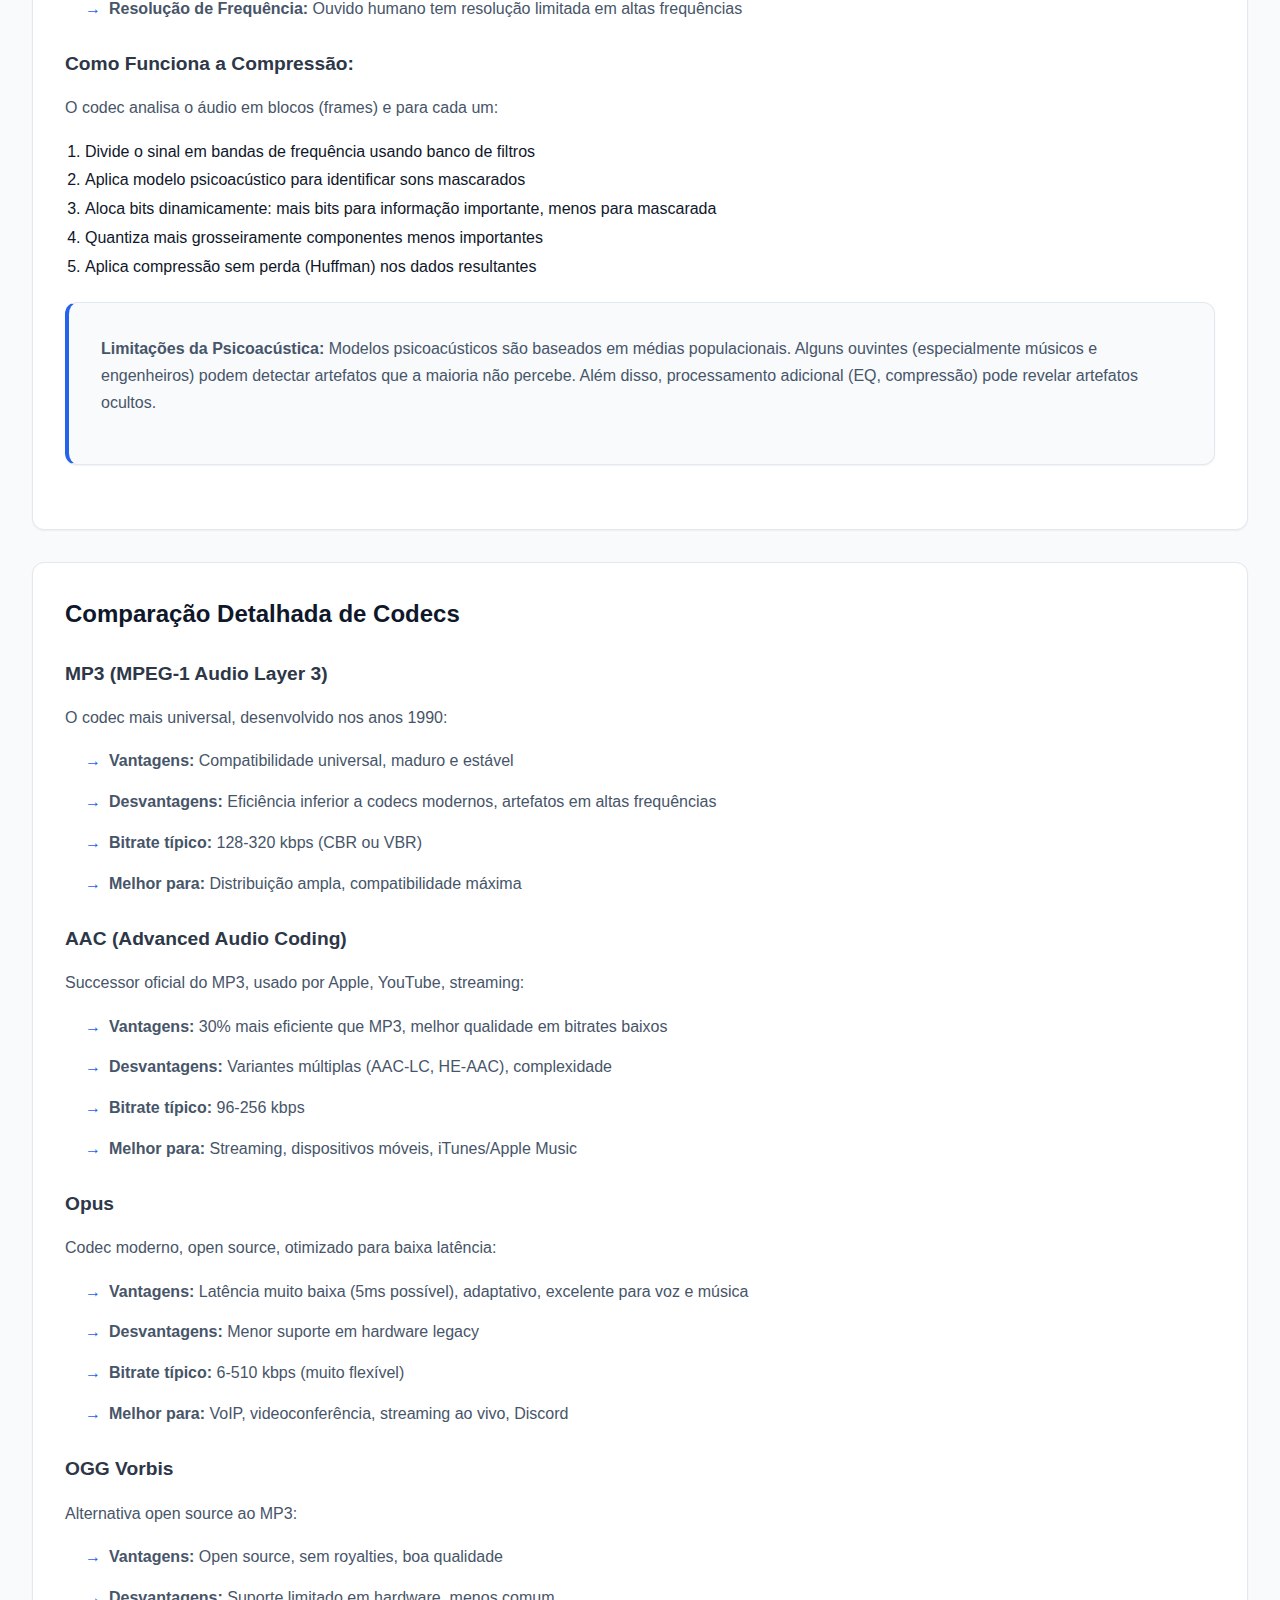
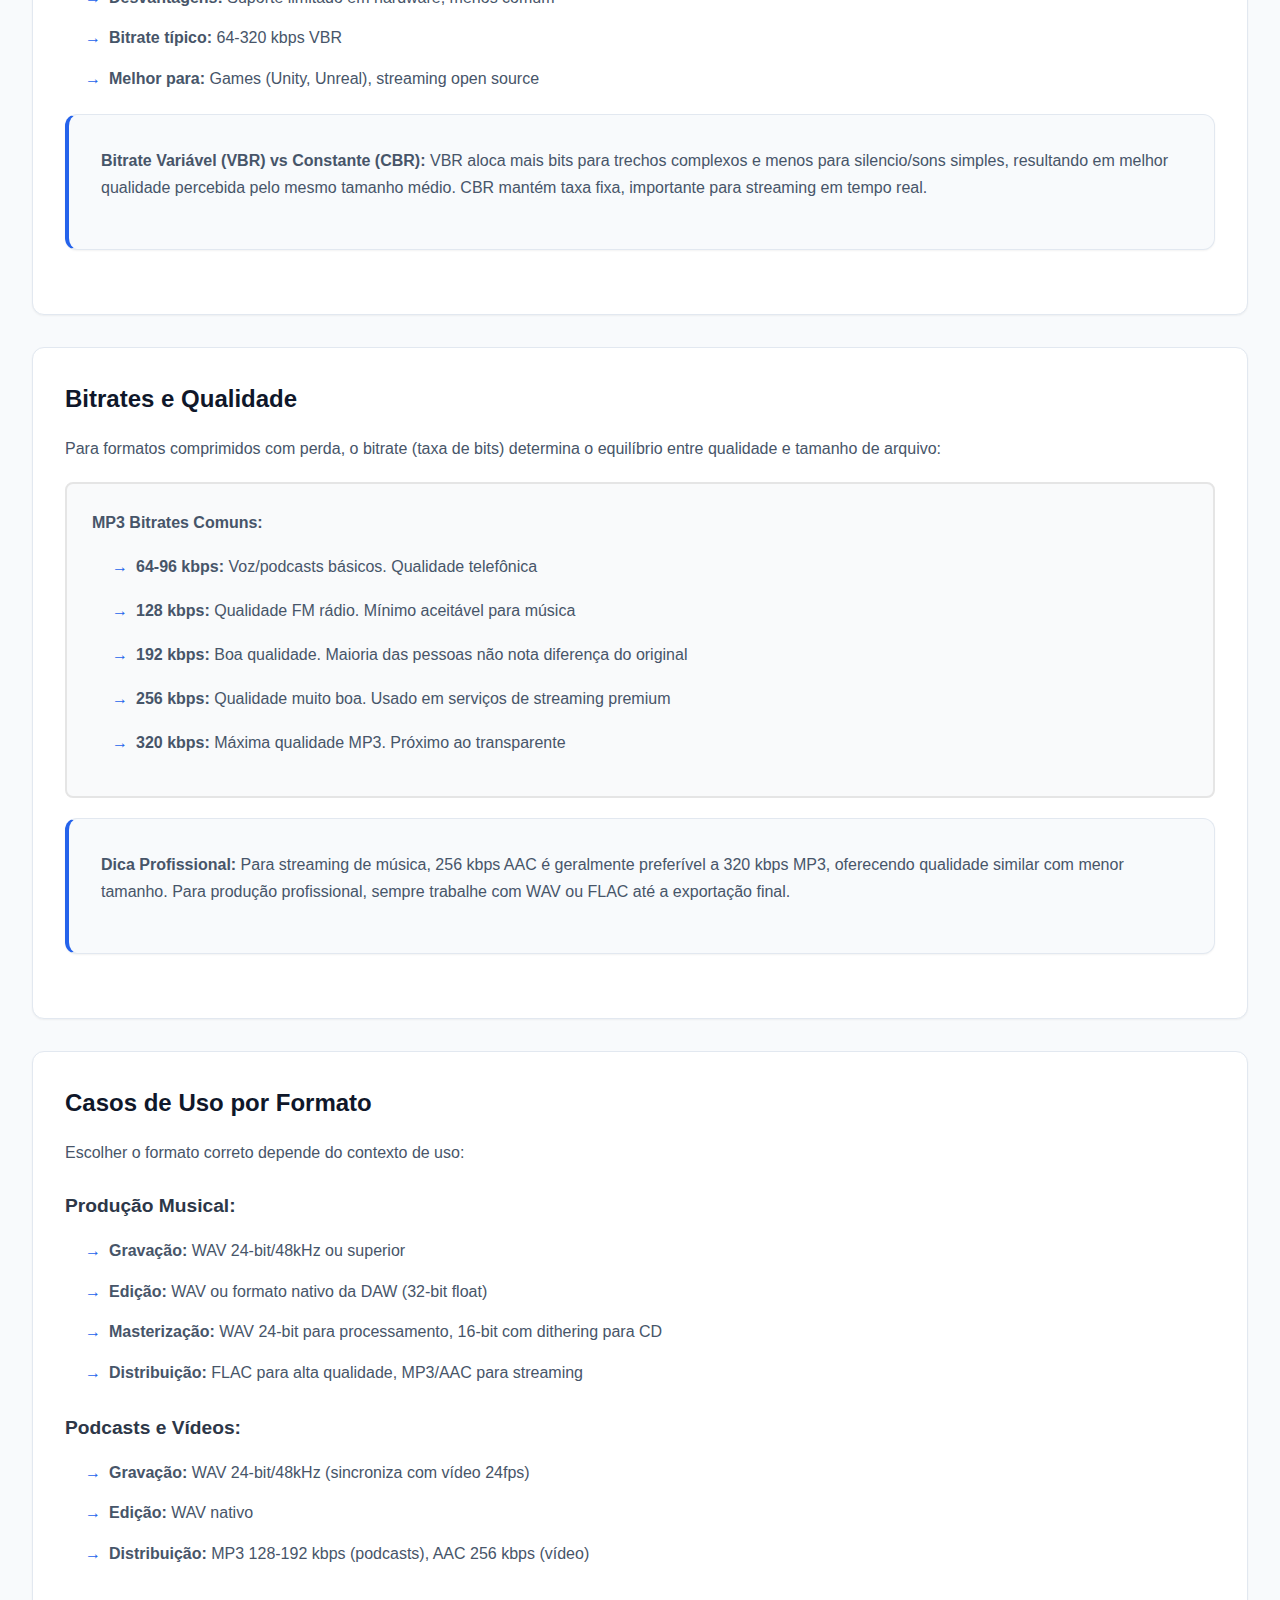
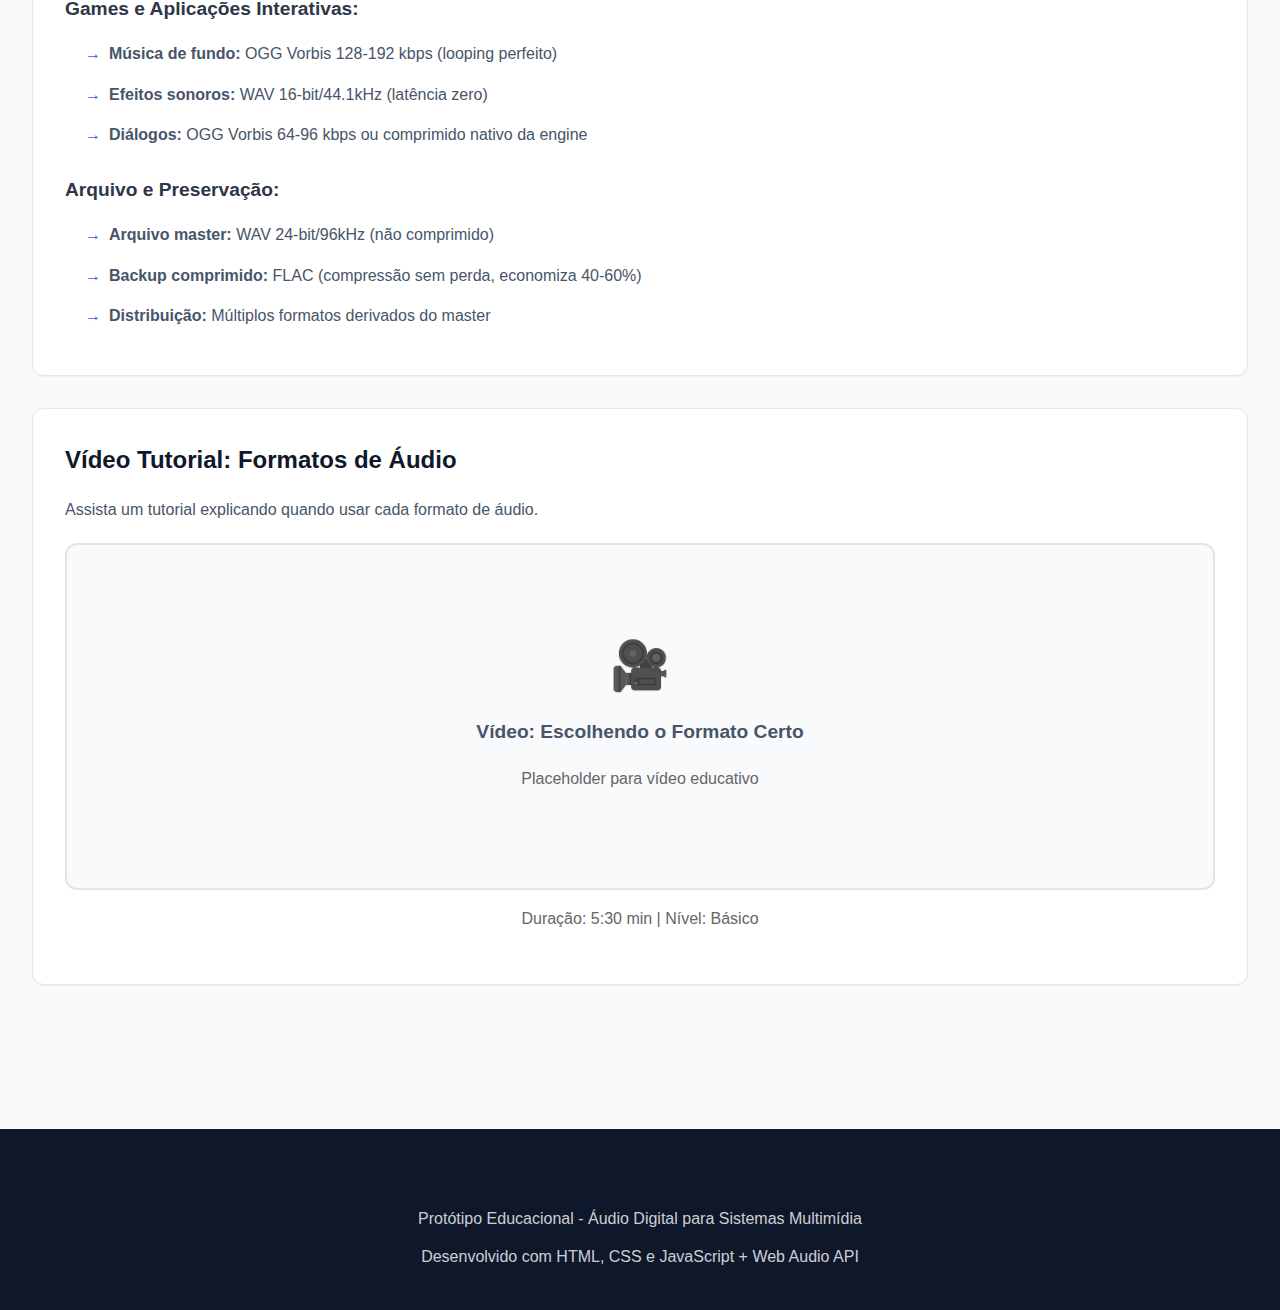
<file: pages/formatos.html>
<!DOCTYPE html>
<html lang="pt-BR">
<head>
    <meta charset="UTF-8">
    <meta name="viewport" content="width=device-width, initial-scale=1.0">
    <title>Formatos de Áudio Digital</title>

    <link rel="stylesheet" href="../css/modern-theme.css">
    <link rel="stylesheet" href="../css/header.css">
</head>
<body>
    <div class="container">
        <header class="modern-header">
            <div class="header-container">
                <a href="../index.html" class="logo">
                    <div class="logo-icon">AD</div>
                    <div class="logo-text">
                        <span class="logo-title">Áudio Digital</span>
                        <span class="logo-subtitle">Sistemas Multimídia</span>
                    </div>
                </a>
                <nav class="main-nav" id="mainNav">
                    <a href="../index.html" class="nav-link">Home</a>
                    <a href="fundamentos.html" class="nav-link">Fundamentos</a>
                    <a href="digitalizacao.html" class="nav-link">Digitalização</a>
                    <a href="formatos.html" class="nav-link active">Formatos</a>
                    <a href="pratica.html" class="nav-link">Prática</a>
                    <a href="aplicacoes.html" class="nav-link">Aplicações</a>
                    <a href="quiz.html" class="nav-link">Quiz</a>
                    <a href="sobre.html" class="nav-link">Sobre</a>
                </nav>
                <button class="mobile-menu-btn" onclick="toggleMenu()" aria-label="Menu">☰</button>
            </div>
        </header>
        <div class="page-header">
            <h1 class="page-title">Formatos de Áudio Digital</h1>
            <p class="page-subtitle">Compressão, qualidade e aplicações práticas</p>
        </div>

        <section class="section active">
            <div class="concept-card">
                <h3>Tipos de Formatos</h3>
                
                <div style="text-align: center; margin: 1.5rem 0;">
                    <svg width="650" height="280" viewBox="0 0 650 280" style="max-width: 100%; border: 2px solid #e5e7eb; border-radius: 8px; background: #f9fafb;">
                        <!-- WAV - Não comprimido -->
                        <g>
                            <rect x="30" y="80" width="140" height="140" fill="#dbeafe" stroke="#3b82f6" stroke-width="3" rx="8"/>
                            <text x="100" y="40" font-size="14" fill="#1e40af" text-anchor="middle" font-weight="bold">WAV</text>
                            <text x="100" y="60" font-size="11" fill="#3b82f6" text-anchor="middle">Não comprimido</text>
                            
                            <!-- Ícone de arquivo grande -->
                            <rect x="60" y="100" width="80" height="100" fill="#3b82f6" opacity="0.8" rx="5"/>
                            <text x="100" y="155" font-size="28" fill="white" text-anchor="middle" font-weight="bold">📄</text>
                            
                            <text x="100" y="235" font-size="13" fill="#1e40af" text-anchor="middle" font-weight="600">10 MB</text>
                            <text x="100" y="252" font-size="10" fill="#64748b" text-anchor="middle">100% qualidade</text>
                            <text x="100" y="265" font-size="10" fill="#64748b" text-anchor="middle">1 min estéreo</text>
                        </g>
                        
                        <!-- FLAC - Lossless -->
                        <g>
                            <rect x="200" y="110" width="110" height="110" fill="#d1fae5" stroke="#10b981" stroke-width="3" rx="8"/>
                            <text x="255" y="40" font-size="14" fill="#065f46" text-anchor="middle" font-weight="bold">FLAC</text>
                            <text x="255" y="60" font-size="11" fill="#10b981" text-anchor="middle">Sem perda</text>
                            
                            <!-- Ícone de arquivo médio -->
                            <rect x="220" y="125" width="70" height="75" fill="#10b981" opacity="0.8" rx="5"/>
                            <text x="255" y="167" font-size="24" fill="white" text-anchor="middle" font-weight="bold">📄</text>
                            
                            <text x="255" y="235" font-size="13" fill="#065f46" text-anchor="middle" font-weight="600">5-6 MB</text>
                            <text x="255" y="252" font-size="10" fill="#64748b" text-anchor="middle">100% qualidade</text>
                            <text x="255" y="265" font-size="10" fill="#64748b" text-anchor="middle">50% tamanho</text>
                            
                            <!-- Seta de compressão -->
                            <path d="M 175 160 L 195 160" stroke="#10b981" stroke-width="2" marker-end="url(#compress)"/>
                        </g>
                        
                        <!-- MP3 - Lossy -->
                        <g>
                            <rect x="340" y="150" width="70" height="70" fill="#fef3c7" stroke="#f59e0b" stroke-width="3" rx="8"/>
                            <text x="375" y="40" font-size="14" fill="#92400e" text-anchor="middle" font-weight="bold">MP3</text>
                            <text x="375" y="60" font-size="11" fill="#f59e0b" text-anchor="middle">Com perda</text>
                            
                            <!-- Ícone de arquivo pequeno -->
                            <rect x="350" y="160" width="50" height="50" fill="#f59e0b" opacity="0.8" rx="5"/>
                            <text x="375" y="192" font-size="20" fill="white" text-anchor="middle" font-weight="bold">📄</text>
                            
                            <text x="375" y="235" font-size="13" fill="#92400e" text-anchor="middle" font-weight="600">1 MB</text>
                            <text x="375" y="252" font-size="10" fill="#64748b" text-anchor="middle">~95% qualidade</text>
                            <text x="375" y="265" font-size="10" fill="#64748b" text-anchor="middle">10% tamanho</text>
                            
                            <!-- Seta de compressão -->
                            <path d="M 315 180 L 335 180" stroke="#f59e0b" stroke-width="2" marker-end="url(#compress2)"/>
                        </g>
                        
                        <!-- Streaming - Opus/AAC -->
                        <g>
                            <rect x="440" y="170" width="50" height="50" fill="#fce7f3" stroke="#ec4899" stroke-width="3" rx="8"/>
                            <text x="465" y="40" font-size="14" fill="#9f1239" text-anchor="middle" font-weight="bold">Opus/AAC</text>
                            <text x="465" y="60" font-size="11" fill="#ec4899" text-anchor="middle">Streaming</text>
                            
                            <!-- Ícone de arquivo muito pequeno -->
                            <rect x="450" y="180" width="30" height="30" fill="#ec4899" opacity="0.8" rx="3"/>
                            <text x="465" y="199" font-size="16" fill="white" text-anchor="middle" font-weight="bold">📄</text>
                            
                            <text x="465" y="235" font-size="13" fill="#9f1239" text-anchor="middle" font-weight="600">0.5 MB</text>
                            <text x="465" y="252" font-size="10" fill="#64748b" text-anchor="middle">~90% qualidade</text>
                            <text x="465" y="265" font-size="10" fill="#64748b" text-anchor="middle">5% tamanho</text>
                            
                            <!-- Seta de compressão -->
                            <path d="M 415 190 L 435 190" stroke="#ec4899" stroke-width="2" marker-end="url(#compress3)"/>
                        </g>
                        
                        <!-- Streaming icon -->
                        <g>
                            <circle cx="580" cy="195" r="30" fill="#2563eb" opacity="0.2"/>
                            <path d="M 570 185 L 580 195 L 570 205 Z" fill="#2563eb"/>
                            <text x="580" y="240" font-size="10" fill="#5b21b6" text-anchor="middle" font-weight="600">Reproduz</text>
                            <text x="580" y="252" font-size="10" fill="#5b21b6" text-anchor="middle" font-weight="600">enquanto</text>
                            <text x="580" y="264" font-size="10" fill="#5b21b6" text-anchor="middle" font-weight="600">baixa</text>
                        </g>
                        
                        <!-- Setas de marcação -->
                        <defs>
                            <marker id="compress" markerWidth="8" markerHeight="8" refX="7" refY="3" orient="auto">
                                <polygon points="0 0, 8 3, 0 6" fill="#10b981"/>
                            </marker>
                            <marker id="compress2" markerWidth="8" markerHeight="8" refX="7" refY="3" orient="auto">
                                <polygon points="0 0, 8 3, 0 6" fill="#f59e0b"/>
                            </marker>
                            <marker id="compress3" markerWidth="8" markerHeight="8" refX="7" refY="3" orient="auto">
                                <polygon points="0 0, 8 3, 0 6" fill="#ec4899"/>
                            </marker>
                        </defs>
                        
                        <!-- Título inferior -->
                        <text x="325" y="15" font-size="13" fill="#374151" text-anchor="middle" font-weight="600">Relação Tamanho × Qualidade (1 minuto de áudio estéreo)</text>
                    </svg>
                </div>
                
                <p>Os formatos de arquivo de áudio podem ser classificados em três categorias principais, cada uma com suas vantagens e desvantagens específicas:</p>

                <div style="margin-top: 30px;">
                    <h4 style="color: #2d3748; font-size: 1.3em; margin-bottom: 15px;">1. Formatos Não-Comprimidos (PCM)</h4>
                    <p>Armazenam o áudio exatamente como foi digitalizado, sem nenhum processamento adicional. Oferecem qualidade máxima mas ocupam muito espaço.</p>

                    <ul style="margin-left: 20px; margin-top: 15px; line-height: 2;">
                        <li><strong>WAV (Waveform Audio File Format):</strong> Padrão Microsoft/IBM, usado em Windows. Suporta diversos formatos PCM.</li>
                        <li><strong>AIFF (Audio Interchange File Format):</strong> Equivalente da Apple ao WAV, usado em Mac OS.</li>
                        <li><strong>RAW/PCM:</strong> Dados de áudio puros sem cabeçalho, usado em sistemas embarcados.</li>
                    </ul>

                    <div class="info-box" style="margin-top: 15px;">
                        <p><strong>Vantagens:</strong> Qualidade máxima, sem perda de dados, edição sem degradação</p>
                        <p style="margin-top: 10px;"><strong>Desvantagens:</strong> Arquivos muito grandes (10 MB por minuto em estéreo CD quality)</p>
                    </div>
                    
                    <div style="text-align: center; margin-top: 1.5rem; padding: 1.5rem; background: #f9fafb; border: 2px solid #e5e7eb; border-radius: 8px;">
                        <canvas id="compressionCanvas" width="600" height="180" style="max-width: 100%; border: 1px solid #d1d5db; background: white;"></canvas>
                    </div>
                </div>

                <div style="margin-top: 30px;">
                    <h4 style="color: #2d3748; font-size: 1.3em; margin-bottom: 15px;">2. Formatos com Compressão Sem Perda (Lossless)</h4>
                    <p>Comprimem o áudio usando algoritmos matemáticos que permitem reconstruir o original perfeitamente. Como um arquivo ZIP para áudio.</p>

                    <ul style="margin-left: 20px; margin-top: 15px; line-height: 2;">
                        <li><strong>FLAC (Free Lossless Audio Codec):</strong> Open source, mais popular. Compressão ~50%, metadados ricos.</li>
                        <li><strong>ALAC (Apple Lossless Audio Codec):</strong> Formato da Apple, integrado ao ecossistema iOS/macOS.</li>
                        <li><strong>APE (Monkey's Audio):</strong> Alta compressão mas processamento lento.</li>
                        <li><strong>WavPack:</strong> Híbrido, pode funcionar com ou sem perda.</li>
                    </ul>

                    <div class="info-box" style="margin-top: 15px;">
                        <p><strong>Vantagens:</strong> Qualidade idêntica ao original, arquivo 50-60% menor que WAV</p>
                        <p style="margin-top: 10px;"><strong>Desvantagens:</strong> Requer mais processamento para decodificar, menos compatível que MP3</p>
                    </div>
                </div>

                <div style="margin-top: 30px;">
                    <h4 style="color: #2d3748; font-size: 1.3em; margin-bottom: 15px;">3. Formatos com Compressão Com Perda (Lossy)</h4>
                    <p>Removem informações consideradas menos importantes para a percepção humana. Usam modelos psicoacústicos para decidir o que pode ser descartado.</p>

                    <ul style="margin-left: 20px; margin-top: 15px; line-height: 2;">
                        <li><strong>MP3 (MPEG-1 Audio Layer 3):</strong> O mais universal. Taxas: 128-320 kbps. Compressão ~10:1.</li>
                        <li><strong>AAC (Advanced Audio Coding):</strong> Successor do MP3, melhor qualidade na mesma taxa. Usado por YouTube, Apple Music.</li>
                        <li><strong>OGG Vorbis:</strong> Open source, qualidade similar ao AAC. Popular em games (Unity, Unreal).</li>
                        <li><strong>Opus:</strong> Moderno, otimizado para VoIP e streaming. Baixa latência.</li>
                        <li><strong>WMA (Windows Media Audio):</strong> Formato Microsoft, menos usado hoje.</li>
                    </ul>

                    <div class="info-box" style="margin-top: 15px;">
                        <p><strong>Vantagens:</strong> Arquivos muito pequenos (1 MB por minuto), compatibilidade universal</p>
                        <p style="margin-top: 10px;"><strong>Desvantagens:</strong> Perda irreversível de qualidade, não adequado para produção profissional</p>
                    </div>
                </div>
            </div>

            <div class="concept-card">
                <h3>Comparação Visual de Formatos (SVG)</h3>
                <div style="text-align: center; margin: 30px 0;">
                    <svg width="100%" height="250" viewBox="0 0 700 250" style="max-width: 700px; margin: 0 auto; display: block;">
                        <!-- WAV -->
                        <rect x="50" y="50" width="150" height="150" fill="#e8f5e9" stroke="#38a169" stroke-width="3" rx="10"/>
                        <text x="125" y="85" font-size="24" font-weight="bold" fill="#2d3748" text-anchor="middle">WAV</text>
                        <text x="125" y="110" font-size="14" fill="#666" text-anchor="middle">Sem compressão</text>
                        <text x="125" y="135" font-size="28" font-weight="bold" fill="#38a169" text-anchor="middle">10MB</text>
                        <text x="125" y="160" font-size="12" fill="#999" text-anchor="middle">1 minuto</text>
                        <text x="125" y="180" font-size="16" fill="#2d3748" text-anchor="middle">100%</text>
                        <text x="125" y="220" font-size="14" fill="#38a169" text-anchor="middle">Qualidade máxima</text>

                        <!-- MP3 -->
                        <rect x="275" y="80" width="120" height="120" fill="#fff3e0" stroke="#f59e0b" stroke-width="3" rx="10"/>
                        <text x="335" y="110" font-size="22" font-weight="bold" fill="#2d3748" text-anchor="middle">MP3</text>
                        <text x="335" y="130" font-size="13" fill="#666" text-anchor="middle">Com perda</text>
                        <text x="335" y="155" font-size="24" font-weight="bold" fill="#f59e0b" text-anchor="middle">1MB</text>
                        <text x="335" y="175" font-size="11" fill="#999" text-anchor="middle">1 minuto</text>
                        <text x="335" y="220" font-size="14" fill="#f59e0b" text-anchor="middle">Bom equilíbrio</text>

                        <!-- AAC -->
                        <rect x="470" y="90" width="110" height="110" fill="#e0f2fe" stroke="#3b82f6" stroke-width="3" rx="10"/>
                        <text x="525" y="115" font-size="20" font-weight="bold" fill="#2d3748" text-anchor="middle">AAC</text>
                        <text x="525" y="133" font-size="12" fill="#666" text-anchor="middle">Com perda</text>
                        <text x="525" y="155" font-size="22" font-weight="bold" fill="#3b82f6" text-anchor="middle">0.8MB</text>
                        <text x="525" y="172" font-size="10" fill="#999" text-anchor="middle">1 minuto</text>
                        <text x="525" y="220" font-size="13" fill="#3b82f6" text-anchor="middle">Mais eficiente</text>
                    </svg>
                </div>
            </div>

            <div class="concept-card">
                <h3>Psicoacústica: A Ciência por Trás da Compressão</h3>
                <p>Codecs com perda como MP3 e AAC usam modelos psicoacústicos para identificar quais partes do áudio podem ser removidas sem percepção audível:</p>

                <div style="margin-top: 25px;">
                    <h4 style="color: #2d3748; font-size: 1.2em; margin-bottom: 15px;">Fenômenos Psicoacústicos Explorados:</h4>
                    <ul style="margin-left: 20px; line-height: 1.8;">
                        <li><strong>Mascaramento de Frequência:</strong> Sons altos mascaram sons mais fracos em frequências próximas</li>
                        <li><strong>Mascaramento Temporal:</strong> Sons altos mascaram sons mais fracos imediatamente antes e depois</li>
                        <li><strong>Limiar de Audição:</strong> Frequências muito baixas ou altas precisam ser mais altas para serem ouvidas</li>
                        <li><strong>Resolução de Frequência:</strong> Ouvido humano tem resolução limitada em altas frequências</li>
                    </ul>
                </div>

                <div style="margin-top: 25px;">
                    <h4 style="color: #2d3748; font-size: 1.2em; margin-bottom: 15px;">Como Funciona a Compressão:</h4>
                    <p>O codec analisa o áudio em blocos (frames) e para cada um:</p>
                    <ol style="margin-left: 20px; margin-top: 10px; line-height: 1.8;">
                        <li>Divide o sinal em bandas de frequência usando banco de filtros</li>
                        <li>Aplica modelo psicoacústico para identificar sons mascarados</li>
                        <li>Aloca bits dinamicamente: mais bits para informação importante, menos para mascarada</li>
                        <li>Quantiza mais grosseiramente componentes menos importantes</li>
                        <li>Aplica compressão sem perda (Huffman) nos dados resultantes</li>
                    </ol>
                </div>

                <div class="info-box" style="margin-top: 20px;">
                    <p><strong>Limitações da Psicoacústica:</strong> Modelos psicoacústicos são baseados em médias populacionais. Alguns ouvintes (especialmente músicos e engenheiros) podem detectar artefatos que a maioria não percebe. Além disso, processamento adicional (EQ, compressão) pode revelar artefatos ocultos.</p>
                </div>
            </div>

            <div class="concept-card">
                <h3>Comparação Detalhada de Codecs</h3>
                
                <div style="margin-top: 25px;">
                    <h4 style="color: #2d3748; font-size: 1.2em; margin-bottom: 15px;">MP3 (MPEG-1 Audio Layer 3)</h4>
                    <p>O codec mais universal, desenvolvido nos anos 1990:</p>
                    <ul style="margin-left: 20px; margin-top: 10px; line-height: 1.8;">
                        <li><strong>Vantagens:</strong> Compatibilidade universal, maduro e estável</li>
                        <li><strong>Desvantagens:</strong> Eficiência inferior a codecs modernos, artefatos em altas frequências</li>
                        <li><strong>Bitrate típico:</strong> 128-320 kbps (CBR ou VBR)</li>
                        <li><strong>Melhor para:</strong> Distribuição ampla, compatibilidade máxima</li>
                    </ul>
                </div>

                <div style="margin-top: 25px;">
                    <h4 style="color: #2d3748; font-size: 1.2em; margin-bottom: 15px;">AAC (Advanced Audio Coding)</h4>
                    <p>Successor oficial do MP3, usado por Apple, YouTube, streaming:</p>
                    <ul style="margin-left: 20px; margin-top: 10px; line-height: 1.8;">
                        <li><strong>Vantagens:</strong> 30% mais eficiente que MP3, melhor qualidade em bitrates baixos</li>
                        <li><strong>Desvantagens:</strong> Variantes múltiplas (AAC-LC, HE-AAC), complexidade</li>
                        <li><strong>Bitrate típico:</strong> 96-256 kbps</li>
                        <li><strong>Melhor para:</strong> Streaming, dispositivos móveis, iTunes/Apple Music</li>
                    </ul>
                </div>

                <div style="margin-top: 25px;">
                    <h4 style="color: #2d3748; font-size: 1.2em; margin-bottom: 15px;">Opus</h4>
                    <p>Codec moderno, open source, otimizado para baixa latência:</p>
                    <ul style="margin-left: 20px; margin-top: 10px; line-height: 1.8;">
                        <li><strong>Vantagens:</strong> Latência muito baixa (5ms possível), adaptativo, excelente para voz e música</li>
                        <li><strong>Desvantagens:</strong> Menor suporte em hardware legacy</li>
                        <li><strong>Bitrate típico:</strong> 6-510 kbps (muito flexível)</li>
                        <li><strong>Melhor para:</strong> VoIP, videoconferência, streaming ao vivo, Discord</li>
                    </ul>
                </div>

                <div style="margin-top: 25px;">
                    <h4 style="color: #2d3748; font-size: 1.2em; margin-bottom: 15px;">OGG Vorbis</h4>
                    <p>Alternativa open source ao MP3:</p>
                    <ul style="margin-left: 20px; margin-top: 10px; line-height: 1.8;">
                        <li><strong>Vantagens:</strong> Open source, sem royalties, boa qualidade</li>
                        <li><strong>Desvantagens:</strong> Suporte limitado em hardware, menos comum</li>
                        <li><strong>Bitrate típico:</strong> 64-320 kbps VBR</li>
                        <li><strong>Melhor para:</strong> Games (Unity, Unreal), streaming open source</li>
                    </ul>
                </div>

                <div class="info-box" style="margin-top: 20px;">
                    <p><strong>Bitrate Variável (VBR) vs Constante (CBR):</strong> VBR aloca mais bits para trechos complexos e menos para silencio/sons simples, resultando em melhor qualidade percebida pelo mesmo tamanho médio. CBR mantém taxa fixa, importante para streaming em tempo real.</p>
                </div>
            </div>

            <div class="concept-card">
                <h3>Bitrates e Qualidade</h3>
                <p>Para formatos comprimidos com perda, o bitrate (taxa de bits) determina o equilíbrio entre qualidade e tamanho de arquivo:</p>

                <div style="background: #f9fafb; padding: 25px; border-radius: 8px; margin: 20px 0; border: 2px solid #e5e5e5;">
                    <p style="font-weight: 600; margin-bottom: 15px;">MP3 Bitrates Comuns:</p>
                    <ul style="margin-left: 20px; line-height: 2;">
                        <li><strong>64-96 kbps:</strong> Voz/podcasts básicos. Qualidade telefônica</li>
                        <li><strong>128 kbps:</strong> Qualidade FM rádio. Mínimo aceitável para música</li>
                        <li><strong>192 kbps:</strong> Boa qualidade. Maioria das pessoas não nota diferença do original</li>
                        <li><strong>256 kbps:</strong> Qualidade muito boa. Usado em serviços de streaming premium</li>
                        <li><strong>320 kbps:</strong> Máxima qualidade MP3. Próximo ao transparente</li>
                    </ul>
                </div>

                <div class="info-box">
                    <p><strong>Dica Profissional:</strong> Para streaming de música, 256 kbps AAC é geralmente preferível a 320 kbps MP3, oferecendo qualidade similar com menor tamanho. Para produção profissional, sempre trabalhe com WAV ou FLAC até a exportação final.</p>
                </div>
            </div>

            <div class="concept-card">
                <h3>Casos de Uso por Formato</h3>
                <p>Escolher o formato correto depende do contexto de uso:</p>

                <div style="margin-top: 25px;">
                    <h4 style="color: #2d3748; font-size: 1.2em; margin-bottom: 15px;">Produção Musical:</h4>
                    <ul style="margin-left: 20px; line-height: 1.8;">
                        <li><strong>Gravação:</strong> WAV 24-bit/48kHz ou superior</li>
                        <li><strong>Edição:</strong> WAV ou formato nativo da DAW (32-bit float)</li>
                        <li><strong>Masterização:</strong> WAV 24-bit para processamento, 16-bit com dithering para CD</li>
                        <li><strong>Distribuição:</strong> FLAC para alta qualidade, MP3/AAC para streaming</li>
                    </ul>
                </div>

                <div style="margin-top: 25px;">
                    <h4 style="color: #2d3748; font-size: 1.2em; margin-bottom: 15px;">Podcasts e Vídeos:</h4>
                    <ul style="margin-left: 20px; line-height: 1.8;">
                        <li><strong>Gravação:</strong> WAV 24-bit/48kHz (sincroniza com vídeo 24fps)</li>
                        <li><strong>Edição:</strong> WAV nativo</li>
                        <li><strong>Distribuição:</strong> MP3 128-192 kbps (podcasts), AAC 256 kbps (vídeo)</li>
                    </ul>
                </div>

                <div style="margin-top: 25px;">
                    <h4 style="color: #2d3748; font-size: 1.2em; margin-bottom: 15px;">Games e Aplicações Interativas:</h4>
                    <ul style="margin-left: 20px; line-height: 1.8;">
                        <li><strong>Música de fundo:</strong> OGG Vorbis 128-192 kbps (looping perfeito)</li>
                        <li><strong>Efeitos sonoros:</strong> WAV 16-bit/44.1kHz (latência zero)</li>
                        <li><strong>Diálogos:</strong> OGG Vorbis 64-96 kbps ou comprimido nativo da engine</li>
                    </ul>
                </div>

                <div style="margin-top: 25px;">
                    <h4 style="color: #2d3748; font-size: 1.2em; margin-bottom: 15px;">Arquivo e Preservação:</h4>
                    <ul style="margin-left: 20px; line-height: 1.8;">
                        <li><strong>Arquivo master:</strong> WAV 24-bit/96kHz (não comprimido)</li>
                        <li><strong>Backup comprimido:</strong> FLAC (compressão sem perda, economiza 40-60%)</li>
                        <li><strong>Distribuição:</strong> Múltiplos formatos derivados do master</li>
                    </ul>
                </div>
            </div>

            <div class="concept-card">
                <h3>Vídeo Tutorial: Formatos de Áudio</h3>
                <p style="margin-bottom: 20px;">Assista um tutorial explicando quando usar cada formato de áudio.</p>
                <div style="text-align: center; margin: 20px 0;">
                    <div style="background: #f9fafb; padding: 80px; border-radius: 12px; color: #2d3748; border: 2px solid #e5e5e5;">
                        <p style="font-size: 3em; margin-bottom: 10px;">🎥</p>
                        <p style="font-size: 1.2em; font-weight: 600;">Vídeo: Escolhendo o Formato Certo</p>
                        <p style="margin-top: 10px; color: #666;">Placeholder para vídeo educativo</p>
                    </div>
                    <p style="margin-top: 15px; color: #666;">
                        Duração: 5:30 min | Nível: Básico
                    </p>
                </div>
            </div>
        </section>

        <footer>
            <div style="text-align: center; margin-bottom: 1rem;">
                <button id="bgMusicBtn" onclick="playBackgroundMusic()" style="background: #2563eb; border: 2px solid #2563eb; color: white; padding: 0.5rem 1.25rem; border-radius: 25px; cursor: pointer; display: inline-flex; align-items: center; gap: 0.5rem; font-weight: 600; transition: all 0.3s;">
                    <span id="musicIcon">▶</span>
                    <span id="musicText">Tocar Música Ambiente</span>
                </button>
                <span id="musicStatus" style="display: block; color: rgba(255,255,255,0.7); font-size: 0.875rem; margin-top: 0.5rem; min-height: 20px;"></span>
            </div>
            <p>Protótipo Educacional - Áudio Digital para Sistemas Multimídia</p>
            <p style="margin-top: 10px;">Desenvolvido com HTML, CSS e JavaScript + Web Audio API</p>
        </footer>
    </div>

    <script src="../js/navigation.js"></script>
    <script src="../js/background-music.js"></script>
    <script>
        // Canvas compression demonstration
        const canvas = document.getElementById('compressionCanvas');
        if (canvas) {
            const ctx = canvas.getContext('2d');
            const width = canvas.width;
            const height = canvas.height;
            
            // Background
            ctx.fillStyle = '#ffffff';
            ctx.fillRect(0, 0, width, height);
            
            const blockWidth = width / 3 - 20;
            const blockHeight = height - 80;
            const startY = 50;
            
            // WAV - Não comprimido
            ctx.fillStyle = '#3b82f6';
            ctx.fillRect(20, startY, blockWidth, blockHeight);
            ctx.fillStyle = '#1e40af';
            ctx.font = 'bold 14px sans-serif';
            ctx.fillText('WAV', 20 + blockWidth / 2 - 20, 30);
            ctx.font = '12px sans-serif';
            ctx.fillText('10 MB', 20 + blockWidth / 2 - 20, height - 20);
            
            // Padrão de dados (pixels para simular não-comprimido)
            ctx.fillStyle = 'rgba(255, 255, 255, 0.3)';
            for (let y = startY + 5; y < startY + blockHeight - 5; y += 4) {
                for (let x = 25; x < 20 + blockWidth - 5; x += 4) {
                    ctx.fillRect(x, y, 2, 2);
                }
            }
            
            // FLAC - Compressão sem perda
            const flacWidth = blockWidth * 0.5;
            ctx.fillStyle = '#10b981';
            ctx.fillRect(width / 3 + 10, startY, flacWidth, blockHeight);
            ctx.fillStyle = '#065f46';
            ctx.font = 'bold 14px sans-serif';
            ctx.fillText('FLAC', width / 3 + 10 + flacWidth / 2 - 25, 30);
            ctx.font = '12px sans-serif';
            ctx.fillText('5 MB', width / 3 + 10 + flacWidth / 2 - 20, height - 20);
            
            // Padrão de dados comprimido
            ctx.fillStyle = 'rgba(255, 255, 255, 0.3)';
            for (let y = startY + 5; y < startY + blockHeight - 5; y += 6) {
                for (let x = width / 3 + 15; x < width / 3 + 10 + flacWidth - 5; x += 6) {
                    ctx.fillRect(x, y, 3, 3);
                }
            }
            
            // MP3 - Compressão com perda
            const mp3Width = blockWidth * 0.1;
            ctx.fillStyle = '#f59e0b';
            ctx.fillRect(2 * width / 3, startY, mp3Width, blockHeight);
            ctx.fillStyle = '#92400e';
            ctx.font = 'bold 14px sans-serif';
            ctx.fillText('MP3', 2 * width / 3 + mp3Width / 2 - 20, 30);
            ctx.font = '12px sans-serif';
            ctx.fillText('1 MB', 2 * width / 3 + mp3Width / 2 - 17, height - 20);
            
            // Padrão de dados altamente comprimido
            ctx.fillStyle = 'rgba(255, 255, 255, 0.4)';
            for (let y = startY + 5; y < startY + blockHeight - 5; y += 8) {
                for (let x = 2 * width / 3 + 5; x < 2 * width / 3 + mp3Width - 5; x += 8) {
                    ctx.fillRect(x, y, 4, 4);
                }
            }
            
            // Setas de compressão
            ctx.strokeStyle = '#6b7280';
            ctx.lineWidth = 2;
            ctx.beginPath();
            ctx.moveTo(20 + blockWidth + 10, height / 2);
            ctx.lineTo(width / 3 - 10, height / 2);
            ctx.stroke();
            
            ctx.beginPath();
            ctx.moveTo(width / 3 + 10 + flacWidth + 10, height / 2);
            ctx.lineTo(2 * width / 3 - 10, height / 2);
            ctx.stroke();
            
            // Texto
            ctx.fillStyle = '#374151';
            ctx.font = '11px sans-serif';
            ctx.fillText('Compressão', 20 + blockWidth + 15, height / 2 - 5);
            ctx.fillText('Mais compressão', width / 3 + 10 + flacWidth + 15, height / 2 - 5);
        }
    </script>
</body>
</html>
</file>
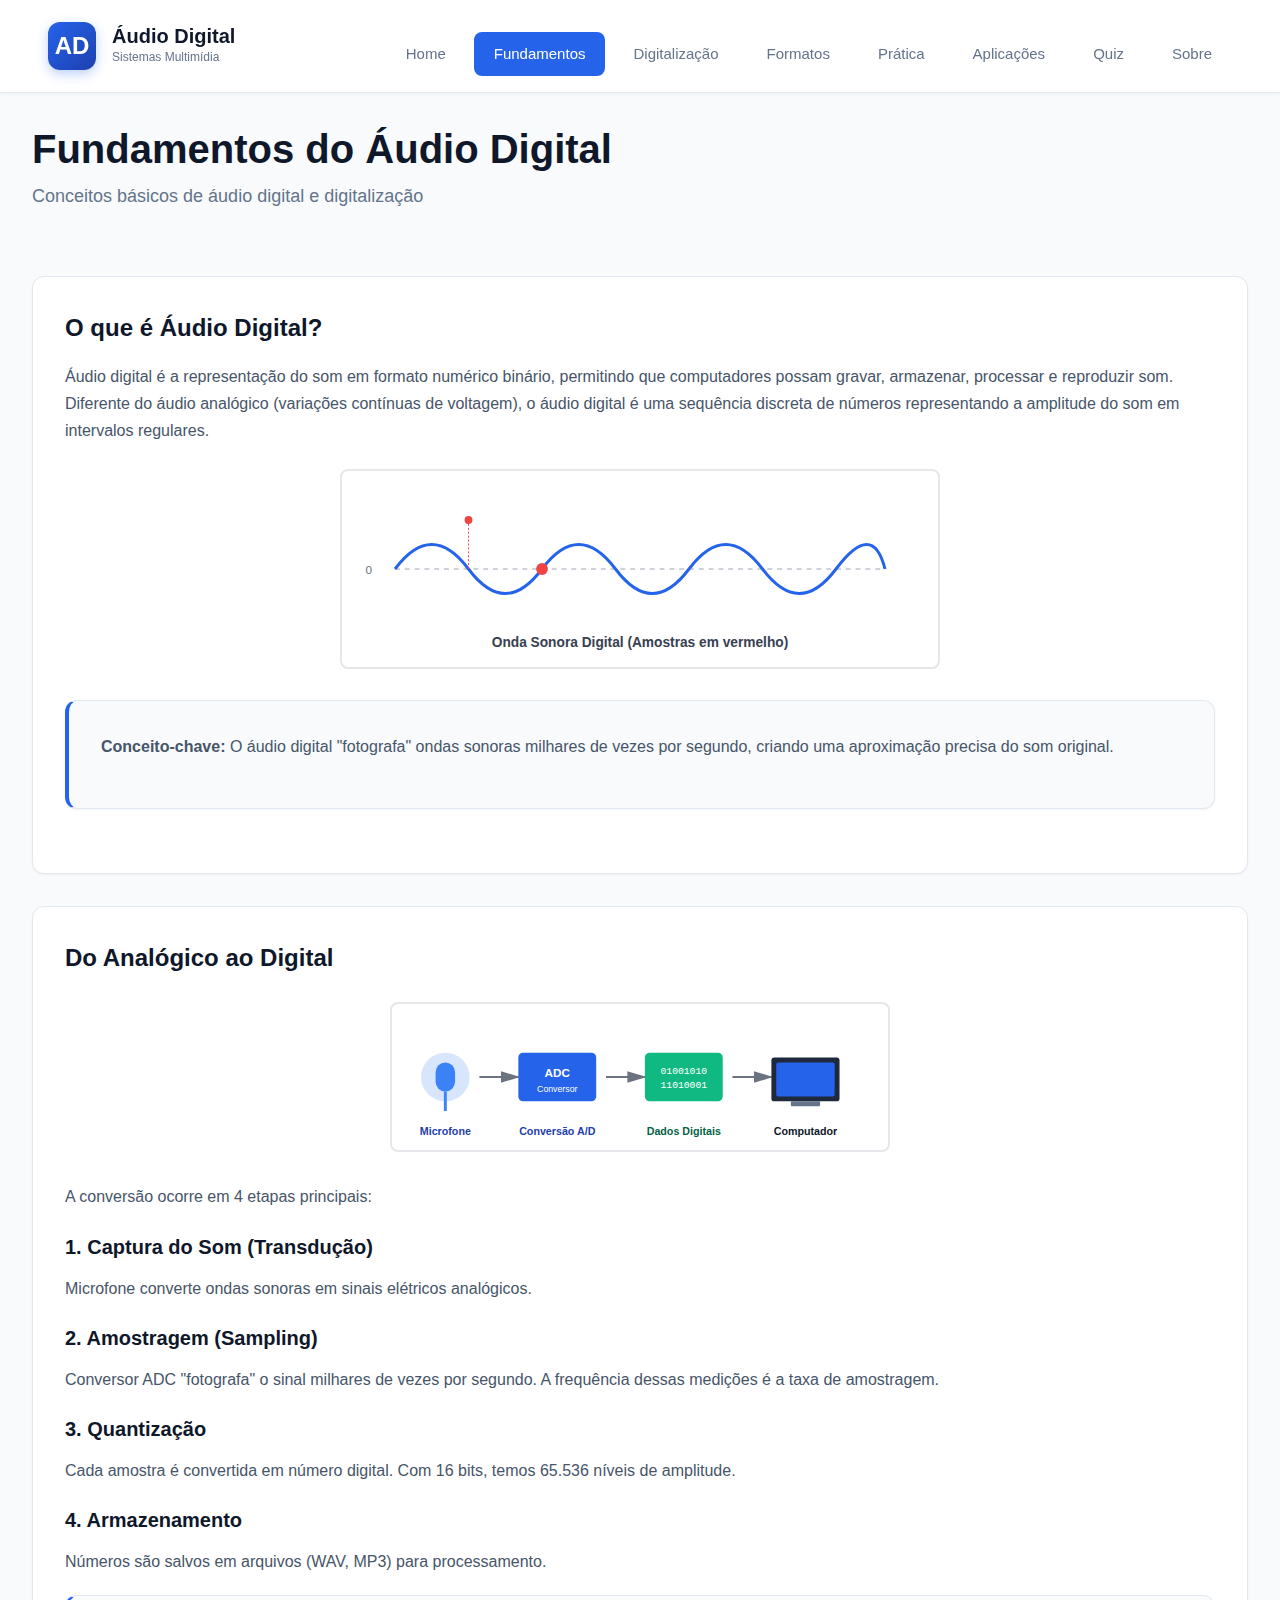
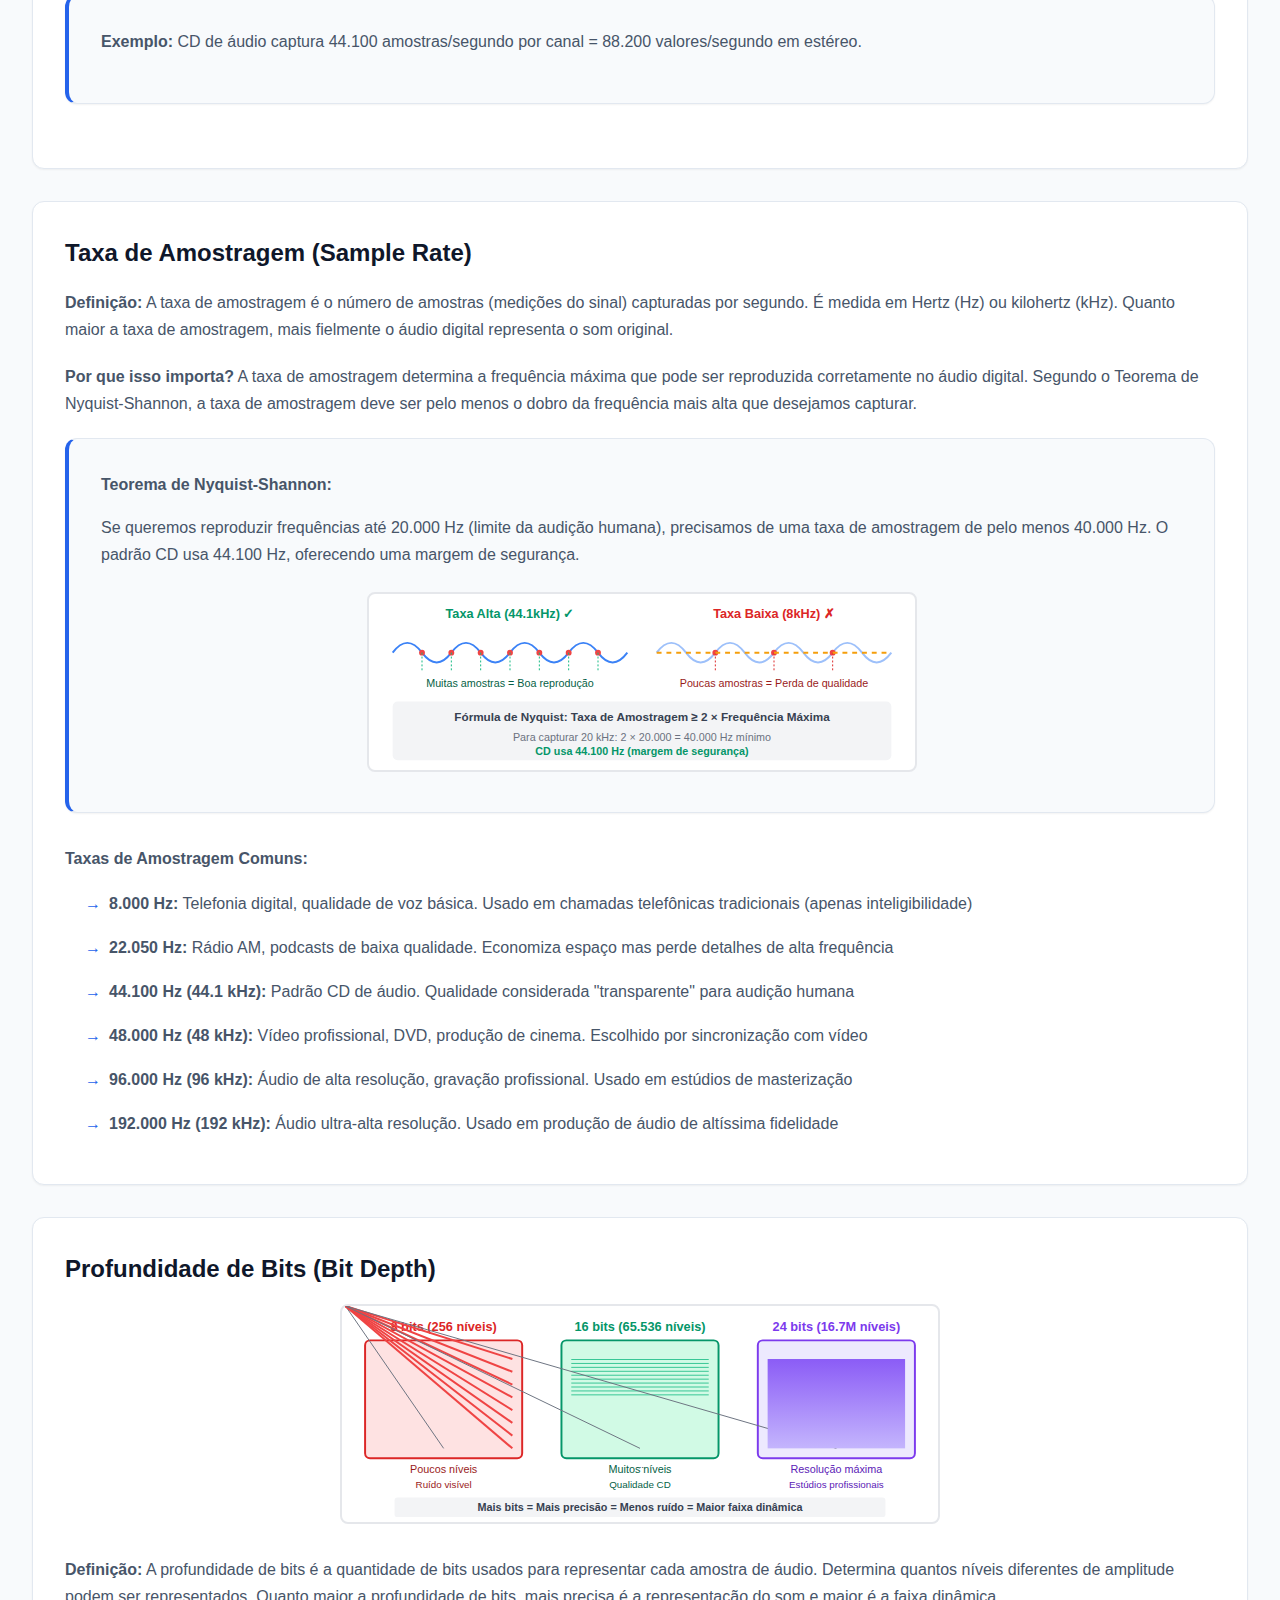
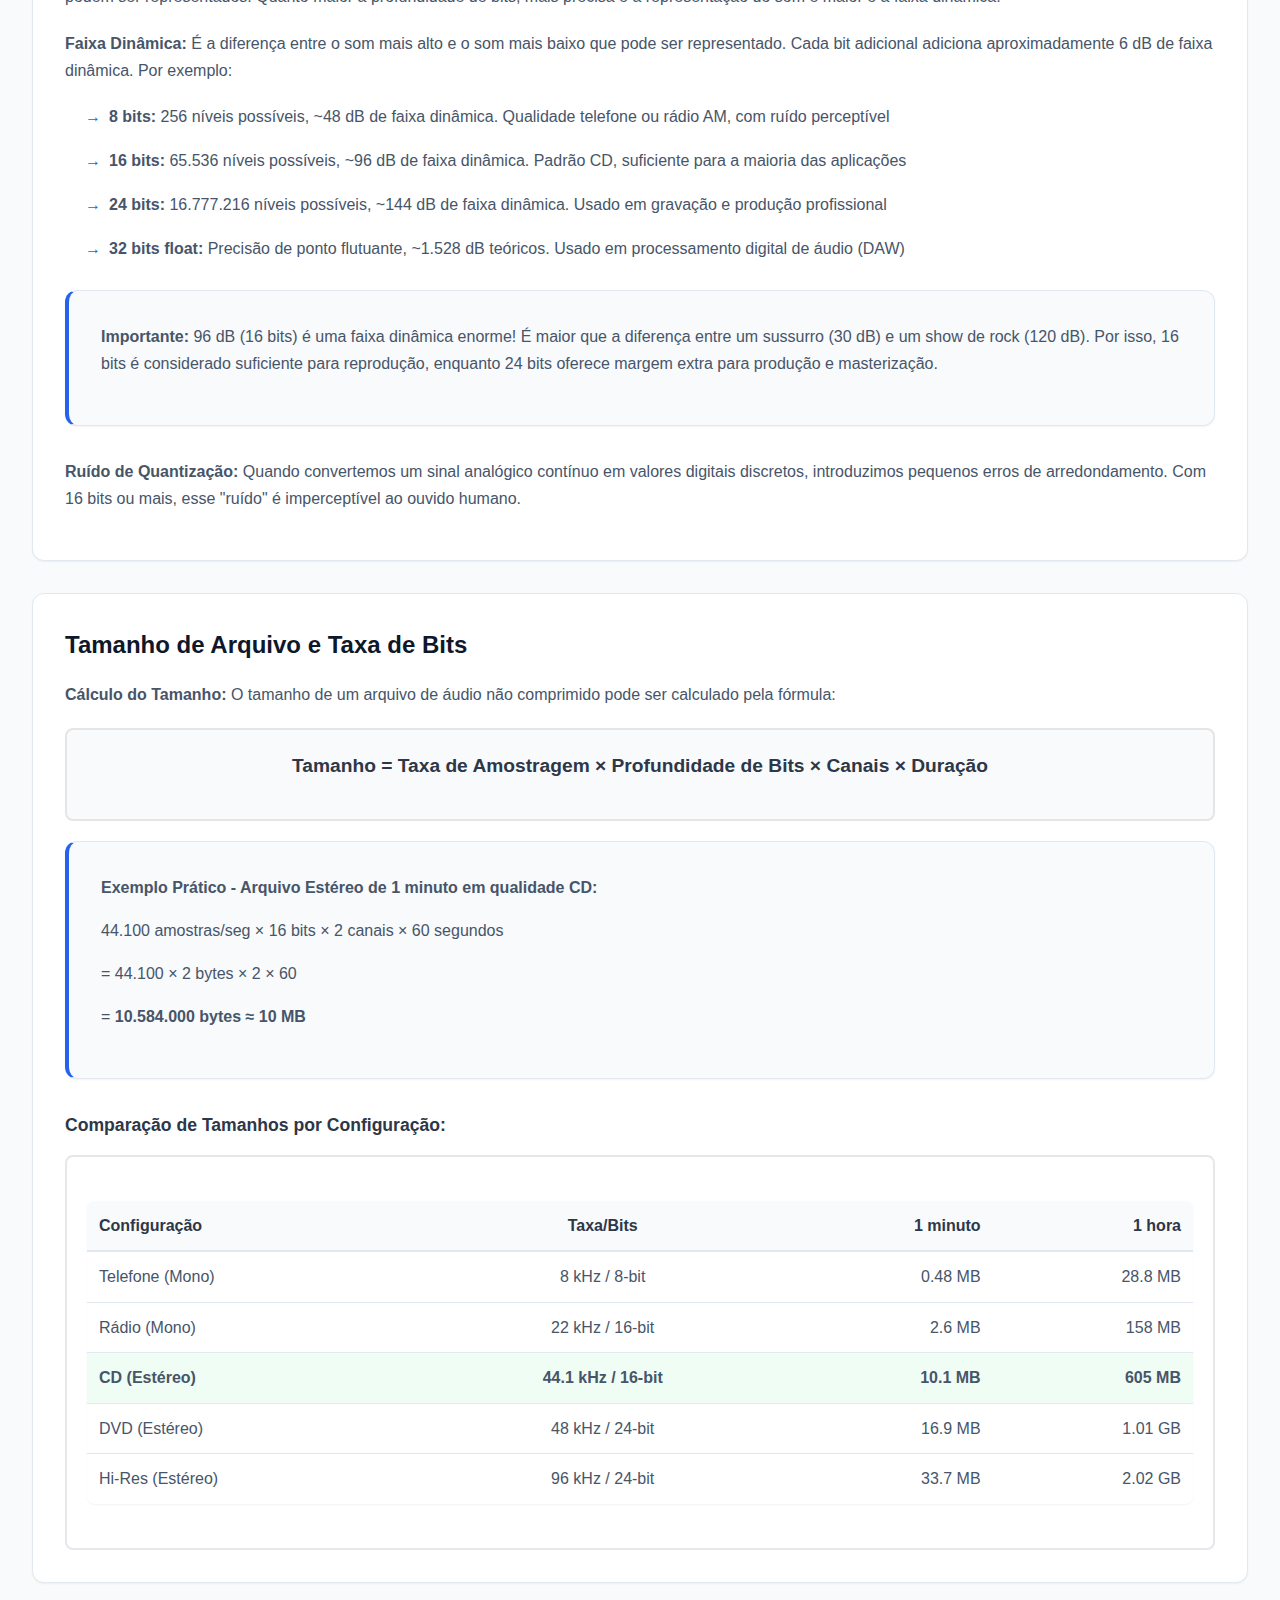
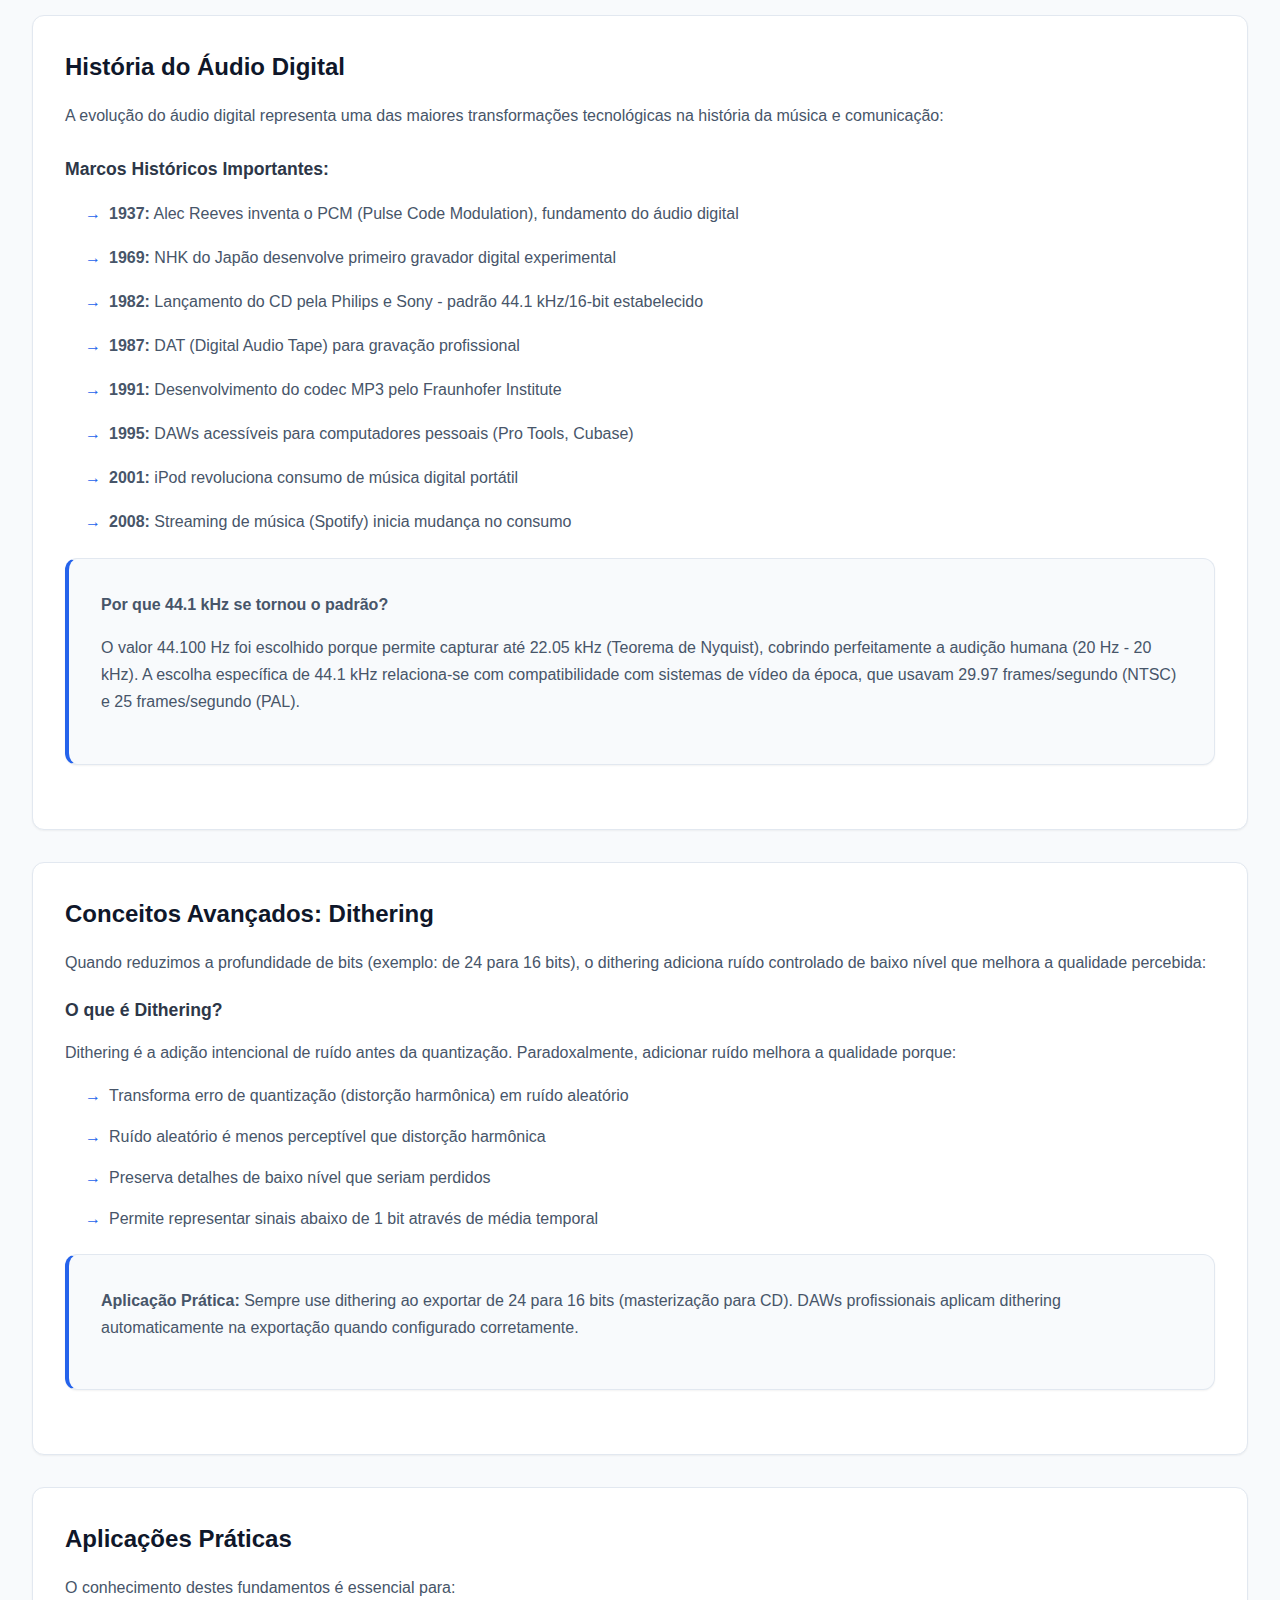
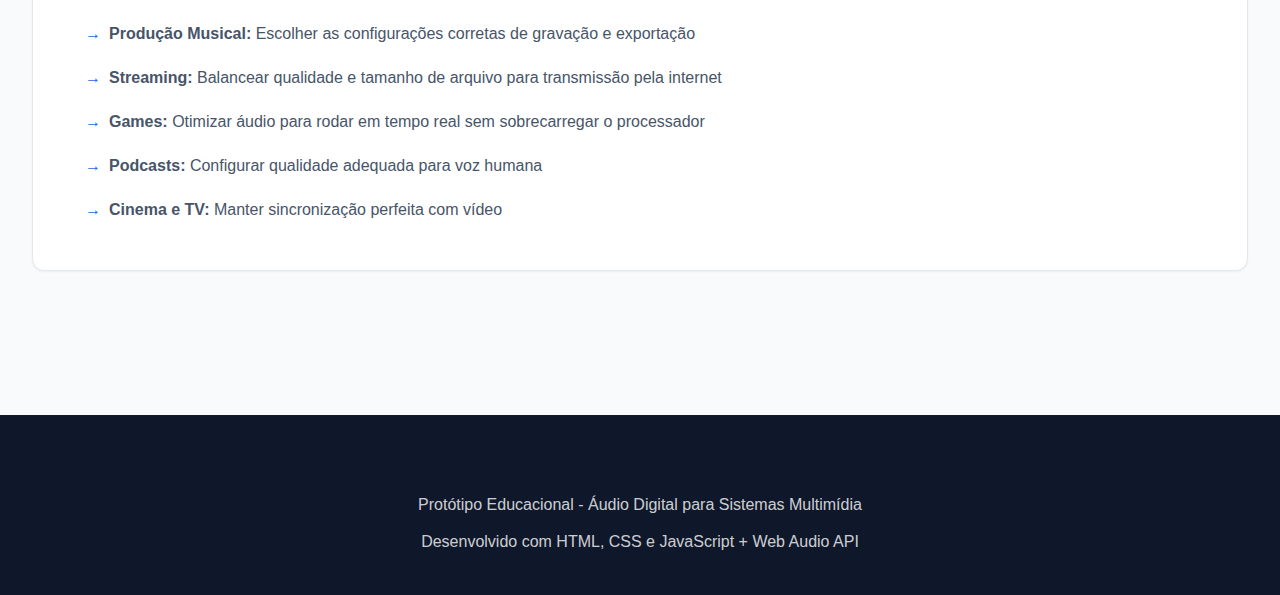
<file: pages/fundamentos.html>
<!DOCTYPE html>
<html lang="pt-BR">
<head>
    <meta charset="UTF-8">
    <meta name="viewport" content="width=device-width, initial-scale=1.0">
    <title>Fundamentos do Áudio Digital</title>
    <link rel="stylesheet" href="../css/modern-theme.css">
    <link rel="stylesheet" href="../css/header.css">
</head>
<body>
    <div class="container">
        <!-- Modern Header with Logo -->
        <header class="modern-header">
            <div class="header-container">
                <a href="../index.html" class="logo">
                    <div class="logo-icon">AD</div>
                    <div class="logo-text">
                        <span class="logo-title">Áudio Digital</span>
                        <span class="logo-subtitle">Sistemas Multimídia</span>
                    </div>
                </a>

                <nav class="main-nav" id="mainNav">
                    <a href="../index.html" class="nav-link">Home</a>
                    <a href="fundamentos.html" class="nav-link active">Fundamentos</a>
                    <a href="digitalizacao.html" class="nav-link">Digitalização</a>
                    <a href="formatos.html" class="nav-link">Formatos</a>
                    <a href="pratica.html" class="nav-link">Prática</a>
                    <a href="aplicacoes.html" class="nav-link">Aplicações</a>
                    <a href="quiz.html" class="nav-link">Quiz</a>
                    <a href="sobre.html" class="nav-link">Sobre</a>
                </nav>

                <button class="mobile-menu-btn" onclick="toggleMenu()" aria-label="Menu">☰</button>
            </div>
        </header>

        <!-- Page Header -->
        <div class="page-header">
            <h1 class="page-title">Fundamentos do Áudio Digital</h1>
            <p class="page-subtitle">Conceitos básicos de áudio digital e digitalização</p>
        </div>

        <section class="section active">
            <div class="concept-card">
                <h3>O que é Áudio Digital?</h3>
                <p>Áudio digital é a representação do som em formato numérico binário, permitindo que computadores possam gravar, armazenar, processar e reproduzir som. Diferente do áudio analógico (variações contínuas de voltagem), o áudio digital é uma sequência discreta de números representando a amplitude do som em intervalos regulares.</p>

                <div style="text-align: center; margin: 1.5rem 0;">
                    <svg id="animatedWave" width="600" height="200" viewBox="0 0 600 200" style="max-width: 100%; border: 2px solid #e5e7eb; border-radius: 8px; background: white;">
                        <!-- Eixos -->
                        <line x1="50" y1="100" x2="550" y2="100" stroke="#9ca3af" stroke-width="1" stroke-dasharray="5,5"/>
                        <text x="20" y="105" font-size="12" fill="#6b7280">0</text>
                        <!-- Onda senoidal -->
                        <path d="M 50 100 Q 87.5 50, 125 100 T 200 100 T 275 100 T 350 100 T 425 100 T 500 100 T 550 100"
                              stroke="#2563eb" stroke-width="3" fill="none"/>
                        <!-- Pontos de amostragem com animação -->
                        <circle class="sample-point" cx="125" cy="50" r="0" fill="#ef4444">
                            <animate attributeName="r" values="0;6;4" dur="0.5s" begin="0s" fill="freeze"/>
                        </circle>
                        <circle class="sample-point" cx="200" cy="100" r="0" fill="#ef4444">
                            <animate attributeName="r" values="0;6;4" dur="0.5s" begin="0.6s" fill="freeze"/>
                        </circle>
                        <circle class="sample-point" cx="275" cy="150" r="0" fill="#ef4444">
                            <animate attributeName="r" values="0;6;4" dur="0.5s" begin="1.2s" fill="freeze"/>
                        </circle>
                        <circle class="sample-point" cx="350" cy="100" r="0" fill="#ef4444">
                            <animate attributeName="r" values="0;6;4" dur="0.5s" begin="1.8s" fill="freeze"/>
                        </circle>
                        <circle class="sample-point" cx="425" cy="50" r="0" fill="#ef4444">
                            <animate attributeName="r" values="0;6;4" dur="0.5s" begin="2.4s" fill="freeze"/>
                        </circle>
                        <!-- Linhas verticais que aparecem com os pontos -->
                        <line x1="125" y1="50" x2="125" y2="100" stroke="#ef4444" stroke-width="1" stroke-dasharray="2,2" opacity="0">
                            <animate attributeName="opacity" values="0;1" dur="0.3s" begin="0s" fill="freeze"/>
                        </line>
                        <line x1="200" y1="100" x2="200" y2="100" stroke="#ef4444" stroke-width="1" stroke-dasharray="2,2" opacity="0">
                            <animate attributeName="opacity" values="0;1" dur="0.3s" begin="0.6s" fill="freeze"/>
                        </line>
                        <line x1="275" y1="150" x2="275" y2="100" stroke="#ef4444" stroke-width="1" stroke-dasharray="2,2" opacity="0">
                            <animate attributeName="opacity" values="0;1" dur="0.3s" begin="1.2s" fill="freeze"/>
                        </line>
                        <line x1="350" y1="100" x2="350" y2="100" stroke="#ef4444" stroke-width="1" stroke-dasharray="2,2" opacity="0">
                            <animate attributeName="opacity" values="0;1" dur="0.3s" begin="1.8s" fill="freeze"/>
                        </line>
                        <line x1="425" y1="50" x2="425" y2="100" stroke="#ef4444" stroke-width="1" stroke-dasharray="2,2" opacity="0">
                            <animate attributeName="opacity" values="0;1" dur="0.3s" begin="2.4s" fill="freeze"/>
                        </line>
                        <text x="300" y="180" font-size="14" fill="#374151" text-anchor="middle" font-weight="600">Onda Sonora Digital (Amostras em vermelho)</text>
                    </svg>
                </div>

                <div class="info-box" style="margin-top: 15px;">
                    <p><strong>Conceito-chave:</strong> O áudio digital "fotografa" ondas sonoras milhares de vezes por segundo, criando uma aproximação precisa do som original.</p>
                </div>
            </div>

            <div class="concept-card">
                <h3>Do Analógico ao Digital</h3>

                <div style="text-align: center; margin: 1.5rem 0;">
                    <svg width="500" height="150" viewBox="0 0 500 150" style="max-width: 100%; border: 2px solid #e5e7eb; border-radius: 8px; background: white;">
                        <!-- Microfone -->
                        <circle cx="50" cy="75" r="25" fill="#3b82f6" opacity="0.2"/>
                        <rect x="40" y="60" width="20" height="30" fill="#3b82f6" rx="10"/>
                        <line x1="50" y1="90" x2="50" y2="110" stroke="#3b82f6" stroke-width="3"/>
                        <text x="50" y="135" font-size="11" fill="#1e40af" text-anchor="middle" font-weight="600">Microfone</text>

                        <!-- Seta 1 -->
                        <path d="M 85 75 L 125 75" stroke="#6b7280" stroke-width="2" fill="none" marker-end="url(#arrowhead)"/>

                        <!-- ADC -->
                        <rect x="125" y="50" width="80" height="50" fill="#2563eb" rx="5"/>
                        <text x="165" y="75" font-size="12" fill="white" text-anchor="middle" font-weight="bold">ADC</text>
                        <text x="165" y="90" font-size="9" fill="white" text-anchor="middle">Conversor</text>
                        <text x="165" y="135" font-size="11" fill="#1e40af" text-anchor="middle" font-weight="600">Conversão A/D</text>

                        <!-- Seta 2 -->
                        <path d="M 215 75 L 255 75" stroke="#6b7280" stroke-width="2" fill="none" marker-end="url(#arrowhead)"/>

                        <!-- Dados binários -->
                        <rect x="255" y="50" width="80" height="50" fill="#10b981" rx="5"/>
                        <text x="295" y="72" font-size="10" fill="white" text-anchor="middle" font-family="monospace">01001010</text>
                        <text x="295" y="86" font-size="10" fill="white" text-anchor="middle" font-family="monospace">11010001</text>
                        <text x="295" y="135" font-size="11" fill="#065f46" text-anchor="middle" font-weight="600">Dados Digitais</text>

                        <!-- Seta 3 -->
                        <path d="M 345 75 L 385 75" stroke="#6b7280" stroke-width="2" fill="none" marker-end="url(#arrowhead)"/>

                        <!-- Computador -->
                        <rect x="385" y="55" width="70" height="45" fill="#1e293b" rx="3"/>
                        <rect x="390" y="60" width="60" height="35" fill="#2563eb" rx="2"/>
                        <rect x="405" y="100" width="30" height="5" fill="#64748b" rx="1"/>
                        <text x="420" y="135" font-size="11" fill="#0f172a" text-anchor="middle" font-weight="600">Computador</text>

                        <!-- Definição de seta -->
                        <defs>
                            <marker id="arrowhead" markerWidth="10" markerHeight="10" refX="9" refY="3" orient="auto">
                                <polygon points="0 0, 10 3, 0 6" fill="#6b7280" />
                            </marker>
                        </defs>
                    </svg>
                </div>

                <p>A conversão ocorre em 4 etapas principais:</p>

                <div style="margin: 20px 0;">
                    <h4>1. Captura do Som (Transdução)</h4>
                    <p>Microfone converte ondas sonoras em sinais elétricos analógicos.</p>
                </div>

                <div style="margin: 20px 0;">
                    <h4>2. Amostragem (Sampling)</h4>
                    <p>Conversor ADC "fotografa" o sinal milhares de vezes por segundo. A frequência dessas medições é a taxa de amostragem.</p>
                </div>

                <div style="margin: 20px 0;">
                    <h4>3. Quantização</h4>
                    <p>Cada amostra é convertida em número digital. Com 16 bits, temos 65.536 níveis de amplitude.</p>
                </div>

                <div style="margin: 20px 0;">
                    <h4>4. Armazenamento</h4>
                    <p>Números são salvos em arquivos (WAV, MP3) para processamento.</p>
                </div>

                <div class="info-box" style="margin-top: 20px;">
                    <p><strong>Exemplo:</strong> CD de áudio captura 44.100 amostras/segundo por canal = 88.200 valores/segundo em estéreo.</p>
                </div>
            </div>

            <div class="concept-card">
                <h3>Taxa de Amostragem (Sample Rate)</h3>
                <p><strong>Definição:</strong> A taxa de amostragem é o número de amostras (medições do sinal) capturadas por segundo. É medida em Hertz (Hz) ou kilohertz (kHz). Quanto maior a taxa de amostragem, mais fielmente o áudio digital representa o som original.</p>

                <p style="margin-top: 20px;"><strong>Por que isso importa?</strong> A taxa de amostragem determina a frequência máxima que pode ser reproduzida corretamente no áudio digital. Segundo o Teorema de Nyquist-Shannon, a taxa de amostragem deve ser pelo menos o dobro da frequência mais alta que desejamos capturar.</p>

                <div class="info-box" style="margin-top: 20px;">
                    <p><strong>Teorema de Nyquist-Shannon:</strong></p>
                    <p style="margin-top: 10px;">Se queremos reproduzir frequências até 20.000 Hz (limite da audição humana), precisamos de uma taxa de amostragem de pelo menos 40.000 Hz. O padrão CD usa 44.100 Hz, oferecendo uma margem de segurança.</p>

                    <div style="text-align: center; margin-top: 1.5rem;">
                        <svg width="550" height="180" viewBox="0 0 550 180" style="max-width: 100%; border: 2px solid #e5e7eb; border-radius: 8px; background: white;">
                            <!-- Alta taxa de amostragem (boa) -->
                            <text x="140" y="25" font-size="13" fill="#059669" text-anchor="middle" font-weight="600">Taxa Alta (44.1kHz) ✓</text>
                            <path d="M 20 60 Q 35 40, 50 60 T 80 60 T 110 60 T 140 60 T 170 60 T 200 60 T 230 60 T 260 60" stroke="#3b82f6" stroke-width="2" fill="none"/>
                            <circle cx="50" cy="60" r="3" fill="#ef4444"/>
                            <circle cx="80" cy="60" r="3" fill="#ef4444"/>
                            <circle cx="110" cy="60" r="3" fill="#ef4444"/>
                            <circle cx="140" cy="60" r="3" fill="#ef4444"/>
                            <circle cx="170" cy="60" r="3" fill="#ef4444"/>
                            <circle cx="200" cy="60" r="3" fill="#ef4444"/>
                            <circle cx="230" cy="60" r="3" fill="#ef4444"/>
                            <line x1="50" y1="60" x2="50" y2="80" stroke="#10b981" stroke-width="1" stroke-dasharray="2,2"/>
                            <line x1="80" y1="60" x2="80" y2="80" stroke="#10b981" stroke-width="1" stroke-dasharray="2,2"/>
                            <line x1="110" y1="60" x2="110" y2="80" stroke="#10b981" stroke-width="1" stroke-dasharray="2,2"/>
                            <line x1="140" y1="60" x2="140" y2="80" stroke="#10b981" stroke-width="1" stroke-dasharray="2,2"/>
                            <line x1="170" y1="60" x2="170" y2="80" stroke="#10b981" stroke-width="1" stroke-dasharray="2,2"/>
                            <line x1="200" y1="60" x2="200" y2="80" stroke="#10b981" stroke-width="1" stroke-dasharray="2,2"/>
                            <line x1="230" y1="60" x2="230" y2="80" stroke="#10b981" stroke-width="1" stroke-dasharray="2,2"/>
                            <text x="140" y="95" font-size="11" fill="#065f46" text-anchor="middle">Muitas amostras = Boa reprodução</text>

                            <!-- Baixa taxa de amostragem (ruim) -->
                            <text x="410" y="25" font-size="13" fill="#dc2626" text-anchor="middle" font-weight="600">Taxa Baixa (8kHz) ✗</text>
                            <path d="M 290 60 Q 305 40, 320 60 T 350 60 T 380 60 T 410 60 T 440 60 T 470 60 T 500 60 T 530 60" stroke="#3b82f6" stroke-width="2" fill="none" opacity="0.5"/>
                            <circle cx="350" cy="60" r="3" fill="#ef4444"/>
                            <circle cx="410" cy="60" r="3" fill="#ef4444"/>
                            <circle cx="470" cy="60" r="3" fill="#ef4444"/>
                            <line x1="350" y1="60" x2="350" y2="80" stroke="#dc2626" stroke-width="1" stroke-dasharray="2,2"/>
                            <line x1="410" y1="60" x2="410" y2="80" stroke="#dc2626" stroke-width="1" stroke-dasharray="2,2"/>
                            <line x1="470" y1="60" x2="470" y2="80" stroke="#dc2626" stroke-width="1" stroke-dasharray="2,2"/>
                            <path d="M 290 60 L 350 60 L 410 60 L 470 60 L 530 60" stroke="#f59e0b" stroke-width="2" fill="none" stroke-dasharray="5,5"/>
                            <text x="410" y="95" font-size="11" fill="#991b1b" text-anchor="middle">Poucas amostras = Perda de qualidade</text>

                            <!-- Comparação visual -->
                            <rect x="20" y="110" width="510" height="60" fill="#f3f4f6" rx="5"/>
                            <text x="275" y="130" font-size="12" fill="#374151" text-anchor="middle" font-weight="600">Fórmula de Nyquist: Taxa de Amostragem ≥ 2 × Frequência Máxima</text>
                            <text x="275" y="150" font-size="11" fill="#6b7280" text-anchor="middle">Para capturar 20 kHz: 2 × 20.000 = 40.000 Hz mínimo</text>
                            <text x="275" y="165" font-size="11" fill="#059669" text-anchor="middle" font-weight="600">CD usa 44.100 Hz (margem de segurança)</text>
                        </svg>
                    </div>
                </div>

                <div style="margin-top: 25px;">
                    <p><strong>Taxas de Amostragem Comuns:</strong></p>
                    <ul style="margin-left: 20px; margin-top: 15px; line-height: 2;">
                        <li><strong>8.000 Hz:</strong> Telefonia digital, qualidade de voz básica. Usado em chamadas telefônicas tradicionais (apenas inteligibilidade)</li>
                        <li><strong>22.050 Hz:</strong> Rádio AM, podcasts de baixa qualidade. Economiza espaço mas perde detalhes de alta frequência</li>
                        <li><strong>44.100 Hz (44.1 kHz):</strong> Padrão CD de áudio. Qualidade considerada "transparente" para audição humana</li>
                        <li><strong>48.000 Hz (48 kHz):</strong> Vídeo profissional, DVD, produção de cinema. Escolhido por sincronização com vídeo</li>
                        <li><strong>96.000 Hz (96 kHz):</strong> Áudio de alta resolução, gravação profissional. Usado em estúdios de masterização</li>
                        <li><strong>192.000 Hz (192 kHz):</strong> Áudio ultra-alta resolução. Usado em produção de áudio de altíssima fidelidade</li>
                    </ul>
                </div>
            </div>

            <div class="concept-card">
                <h3>Profundidade de Bits (Bit Depth)</h3>

                <div style="text-align: center; margin-bottom: 1.5rem;">
                    <svg width="600" height="220" viewBox="0 0 600 220" style="max-width: 100%; border: 2px solid #e5e7eb; border-radius: 8px; background: white;">
                        <!-- 8 bits -->
                        <text x="100" y="25" font-size="13" fill="#dc2626" text-anchor="middle" font-weight="600">8 bits (256 níveis)</text>
                        <rect x="20" y="35" width="160" height="120" fill="#fee2e2" stroke="#dc2626" stroke-width="2" rx="5"/>
                        <line x="100" y="55" x2="100" y2="145" stroke="#6b7280" stroke-width="1"/>
                        <!-- Apenas 8 níveis para visualizar -->
                        <line x="30" y="145" x2="170" y2="145" stroke="#ef4444" stroke-width="2"/>
                        <line x="30" y="132" x2="170" y2="132" stroke="#ef4444" stroke-width="2"/>
                        <line x="30" y="119" x2="170" y2="119" stroke="#ef4444" stroke-width="2"/>
                        <line x="30" y="106" x2="170" y2="106" stroke="#ef4444" stroke-width="2"/>
                        <line x="30" y="93" x2="170" y2="93" stroke="#ef4444" stroke-width="2"/>
                        <line x="30" y="80" x2="170" y2="80" stroke="#ef4444" stroke-width="2"/>
                        <line x="30" y="67" x2="170" y2="67" stroke="#ef4444" stroke-width="2"/>
                        <line x="30" y="54" x2="170" y2="54" stroke="#ef4444" stroke-width="2"/>
                        <text x="100" y="170" font-size="11" fill="#991b1b" text-anchor="middle">Poucos níveis</text>
                        <text x="100" y="185" font-size="10" fill="#991b1b" text-anchor="middle">Ruído visível</text>

                        <!-- 16 bits -->
                        <text x="300" y="25" font-size="13" fill="#059669" text-anchor="middle" font-weight="600">16 bits (65.536 níveis)</text>
                        <rect x="220" y="35" width="160" height="120" fill="#d1fae5" stroke="#059669" stroke-width="2" rx="5"/>
                        <line x="300" y="55" x2="300" y2="145" stroke="#6b7280" stroke-width="1"/>
                        <!-- Muitas linhas para simular alta resolução -->
                        <rect x="230" y="54" width="140" height="1" fill="#10b981" opacity="0.8"/>
                        <rect x="230" y="58" width="140" height="1" fill="#10b981" opacity="0.8"/>
                        <rect x="230" y="62" width="140" height="1" fill="#10b981" opacity="0.8"/>
                        <rect x="230" y="66" width="140" height="1" fill="#10b981" opacity="0.8"/>
                        <rect x="230" y="70" width="140" height="1" fill="#10b981" opacity="0.8"/>
                        <rect x="230" y="74" width="140" height="1" fill="#10b981" opacity="0.8"/>
                        <rect x="230" y="78" width="140" height="1" fill="#10b981" opacity="0.8"/>
                        <rect x="230" y="82" width="140" height="1" fill="#10b981" opacity="0.8"/>
                        <rect x="230" y="86" width="140" height="1" fill="#10b981" opacity="0.8"/>
                        <rect x="230" y="90" width="140" height="1" fill="#10b981" opacity="0.8"/>
                        <text x="300" y="165" font-size="10" fill="#374151" text-anchor="middle">...</text>
                        <text x="300" y="170" font-size="11" fill="#065f46" text-anchor="middle">Muitos níveis</text>
                        <text x="300" y="185" font-size="10" fill="#065f46" text-anchor="middle">Qualidade CD</text>

                        <!-- 24 bits -->
                        <text x="500" y="25" font-size="13" fill="#7c3aed" text-anchor="middle" font-weight="600">24 bits (16.7M níveis)</text>
                        <rect x="420" y="35" width="160" height="120" fill="#ede9fe" stroke="#7c3aed" stroke-width="2" rx="5"/>
                        <line x="500" y="55" x2="500" y2="145" stroke="#6b7280" stroke-width="1"/>
                        <!-- Gradiente suave para simular resolução ultra-alta -->
                        <defs>
                            <linearGradient id="smoothGrad" x1="0%" y1="0%" x2="0%" y2="100%">
                                <stop offset="0%" style="stop-color:#8b5cf6;stop-opacity:1" />
                                <stop offset="100%" style="stop-color:#c4b5fd;stop-opacity:1" />
                            </linearGradient>
                        </defs>
                        <rect x="430" y="54" width="140" height="91" fill="url(#smoothGrad)"/>
                        <text x="500" y="170" font-size="11" fill="#5b21b6" text-anchor="middle">Resolução máxima</text>
                        <text x="500" y="185" font-size="10" fill="#5b21b6" text-anchor="middle">Estúdios profissionais</text>

                        <!-- Legenda -->
                        <rect x="50" y="195" width="500" height="20" fill="#f3f4f6" rx="3"/>
                        <text x="300" y="209" font-size="11" fill="#374151" text-anchor="middle" font-weight="600">Mais bits = Mais precisão = Menos ruído = Maior faixa dinâmica</text>
                    </svg>
                </div>

                <p><strong>Definição:</strong> A profundidade de bits é a quantidade de bits usados para representar cada amostra de áudio. Determina quantos níveis diferentes de amplitude podem ser representados. Quanto maior a profundidade de bits, mais precisa é a representação do som e maior é a faixa dinâmica.</p>

                <p style="margin-top: 20px;"><strong>Faixa Dinâmica:</strong> É a diferença entre o som mais alto e o som mais baixo que pode ser representado. Cada bit adicional adiciona aproximadamente 6 dB de faixa dinâmica. Por exemplo:</p>

                <ul style="margin-left: 20px; margin-top: 15px; line-height: 2;">
                    <li><strong>8 bits:</strong> 256 níveis possíveis, ~48 dB de faixa dinâmica. Qualidade telefone ou rádio AM, com ruído perceptível</li>
                    <li><strong>16 bits:</strong> 65.536 níveis possíveis, ~96 dB de faixa dinâmica. Padrão CD, suficiente para a maioria das aplicações</li>
                    <li><strong>24 bits:</strong> 16.777.216 níveis possíveis, ~144 dB de faixa dinâmica. Usado em gravação e produção profissional</li>
                    <li><strong>32 bits float:</strong> Precisão de ponto flutuante, ~1.528 dB teóricos. Usado em processamento digital de áudio (DAW)</li>
                </ul>

                <div class="info-box" style="margin-top: 25px;">
                    <p><strong>Importante:</strong> 96 dB (16 bits) é uma faixa dinâmica enorme! É maior que a diferença entre um sussurro (30 dB) e um show de rock (120 dB). Por isso, 16 bits é considerado suficiente para reprodução, enquanto 24 bits oferece margem extra para produção e masterização.</p>
                </div>

                <p style="margin-top: 20px;"><strong>Ruído de Quantização:</strong> Quando convertemos um sinal analógico contínuo em valores digitais discretos, introduzimos pequenos erros de arredondamento. Com 16 bits ou mais, esse "ruído" é imperceptível ao ouvido humano.</p>
            </div>

            <div class="concept-card">
                <h3>Tamanho de Arquivo e Taxa de Bits</h3>
                <p><strong>Cálculo do Tamanho:</strong> O tamanho de um arquivo de áudio não comprimido pode ser calculado pela fórmula:</p>

                <div style="background: #f9fafb; padding: 20px; border-radius: 8px; margin: 20px 0; text-align: center; border: 2px solid #e5e5e5;">
                    <p style="font-size: 1.2em; font-weight: 600; color: #2d3748;">Tamanho = Taxa de Amostragem × Profundidade de Bits × Canais × Duração</p>
                </div>

                <div class="info-box">
                    <p><strong>Exemplo Prático - Arquivo Estéreo de 1 minuto em qualidade CD:</strong></p>
                    <p style="margin-top: 15px;">44.100 amostras/seg × 16 bits × 2 canais × 60 segundos</p>
                    <p>= 44.100 × 2 bytes × 2 × 60</p>
                    <p>= <strong>10.584.000 bytes ≈ 10 MB</strong></p>
                </div>

                <div style="margin-top: 30px;">
                    <h4 style="color: #2d3748; font-size: 1.1em; margin-bottom: 15px;">Comparação de Tamanhos por Configuração:</h4>
                    <div style="background: white; padding: 20px; border-radius: 8px; border: 2px solid #e5e7eb;">
                        <table style="width: 100%; border-collapse: collapse;">
                            <tr style="background: #f9fafb; border-bottom: 2px solid #e5e7eb;">
                                <th style="padding: 12px; text-align: left; color: #2d3748;">Configuração</th>
                                <th style="padding: 12px; text-align: center; color: #2d3748;">Taxa/Bits</th>
                                <th style="padding: 12px; text-align: right; color: #2d3748;">1 minuto</th>
                                <th style="padding: 12px; text-align: right; color: #2d3748;">1 hora</th>
                            </tr>
                            <tr style="border-bottom: 1px solid #e5e7eb;">
                                <td style="padding: 12px;">Telefone (Mono)</td>
                                <td style="padding: 12px; text-align: center;">8 kHz / 8-bit</td>
                                <td style="padding: 12px; text-align: right;">0.48 MB</td>
                                <td style="padding: 12px; text-align: right;">28.8 MB</td>
                            </tr>
                            <tr style="border-bottom: 1px solid #e5e7eb;">
                                <td style="padding: 12px;">Rádio (Mono)</td>
                                <td style="padding: 12px; text-align: center;">22 kHz / 16-bit</td>
                                <td style="padding: 12px; text-align: right;">2.6 MB</td>
                                <td style="padding: 12px; text-align: right;">158 MB</td>
                            </tr>
                            <tr style="border-bottom: 1px solid #e5e7eb; background: #f0fdf4;">
                                <td style="padding: 12px;"><strong>CD (Estéreo)</strong></td>
                                <td style="padding: 12px; text-align: center;"><strong>44.1 kHz / 16-bit</strong></td>
                                <td style="padding: 12px; text-align: right;"><strong>10.1 MB</strong></td>
                                <td style="padding: 12px; text-align: right;"><strong>605 MB</strong></td>
                            </tr>
                            <tr style="border-bottom: 1px solid #e5e7eb;">
                                <td style="padding: 12px;">DVD (Estéreo)</td>
                                <td style="padding: 12px; text-align: center;">48 kHz / 24-bit</td>
                                <td style="padding: 12px; text-align: right;">16.9 MB</td>
                                <td style="padding: 12px; text-align: right;">1.01 GB</td>
                            </tr>
                            <tr>
                                <td style="padding: 12px;">Hi-Res (Estéreo)</td>
                                <td style="padding: 12px; text-align: center;">96 kHz / 24-bit</td>
                                <td style="padding: 12px; text-align: right;">33.7 MB</td>
                                <td style="padding: 12px; text-align: right;">2.02 GB</td>
                            </tr>
                        </table>
                    </div>
                </div>
            </div>

            <div class="concept-card">
                <h3>História do Áudio Digital</h3>
                <p>A evolução do áudio digital representa uma das maiores transformações tecnológicas na história da música e comunicação:</p>

                <div style="margin-top: 25px;">
                    <h4 style="color: #2d3748; font-size: 1.1em; margin-bottom: 15px;">Marcos Históricos Importantes:</h4>
                    <ul style="margin-left: 20px; line-height: 2;">
                        <li><strong>1937:</strong> Alec Reeves inventa o PCM (Pulse Code Modulation), fundamento do áudio digital</li>
                        <li><strong>1969:</strong> NHK do Japão desenvolve primeiro gravador digital experimental</li>
                        <li><strong>1982:</strong> Lançamento do CD pela Philips e Sony - padrão 44.1 kHz/16-bit estabelecido</li>
                        <li><strong>1987:</strong> DAT (Digital Audio Tape) para gravação profissional</li>
                        <li><strong>1991:</strong> Desenvolvimento do codec MP3 pelo Fraunhofer Institute</li>
                        <li><strong>1995:</strong> DAWs acessíveis para computadores pessoais (Pro Tools, Cubase)</li>
                        <li><strong>2001:</strong> iPod revoluciona consumo de música digital portátil</li>
                        <li><strong>2008:</strong> Streaming de música (Spotify) inicia mudança no consumo</li>
                    </ul>
                </div>

                <div class="info-box" style="margin-top: 20px;">
                    <p><strong>Por que 44.1 kHz se tornou o padrão?</strong></p>
                    <p style="margin-top: 10px;">O valor 44.100 Hz foi escolhido porque permite capturar até 22.05 kHz (Teorema de Nyquist), cobrindo perfeitamente a audição humana (20 Hz - 20 kHz). A escolha específica de 44.1 kHz relaciona-se com compatibilidade com sistemas de vídeo da época, que usavam 29.97 frames/segundo (NTSC) e 25 frames/segundo (PAL).</p>
                </div>
            </div>

            <div class="concept-card">
                <h3>Conceitos Avançados: Dithering</h3>
                <p>Quando reduzimos a profundidade de bits (exemplo: de 24 para 16 bits), o dithering adiciona ruído controlado de baixo nível que melhora a qualidade percebida:</p>

                <div style="margin-top: 20px;">
                    <h4 style="color: #2d3748; font-size: 1.1em; margin-bottom: 15px;">O que é Dithering?</h4>
                    <p>Dithering é a adição intencional de ruído antes da quantização. Paradoxalmente, adicionar ruído melhora a qualidade porque:</p>
                    <ul style="margin-left: 20px; margin-top: 10px; line-height: 1.8;">
                        <li>Transforma erro de quantização (distorção harmônica) em ruído aleatório</li>
                        <li>Ruído aleatório é menos perceptível que distorção harmônica</li>
                        <li>Preserva detalhes de baixo nível que seriam perdidos</li>
                        <li>Permite representar sinais abaixo de 1 bit através de média temporal</li>
                    </ul>
                </div>

                <div class="info-box" style="margin-top: 20px;">
                    <p><strong>Aplicação Prática:</strong> Sempre use dithering ao exportar de 24 para 16 bits (masterização para CD). DAWs profissionais aplicam dithering automaticamente na exportação quando configurado corretamente.</p>
                </div>
            </div>

            <div class="concept-card">
                <h3>Aplicações Práticas</h3>
                <p>O conhecimento destes fundamentos é essencial para:</p>
                <ul style="margin-left: 20px; margin-top: 15px; line-height: 2;">
                    <li><strong>Produção Musical:</strong> Escolher as configurações corretas de gravação e exportação</li>
                    <li><strong>Streaming:</strong> Balancear qualidade e tamanho de arquivo para transmissão pela internet</li>
                    <li><strong>Games:</strong> Otimizar áudio para rodar em tempo real sem sobrecarregar o processador</li>
                    <li><strong>Podcasts:</strong> Configurar qualidade adequada para voz humana</li>
                    <li><strong>Cinema e TV:</strong> Manter sincronização perfeita com vídeo</li>
                </ul>
            </div>
        </section>

        <footer>
            <div style="text-align: center; margin-bottom: 1rem;">
                <button id="bgMusicBtn" onclick="playBackgroundMusic()" style="background: #2563eb; border: 2px solid #2563eb; color: white; padding: 0.5rem 1.25rem; border-radius: 25px; cursor: pointer; display: inline-flex; align-items: center; gap: 0.5rem; font-weight: 600; transition: all 0.3s;">
                    <span id="musicIcon">▶</span>
                    <span id="musicText">Tocar Música Ambiente</span>
                </button>
                <span id="musicStatus" style="display: block; color: rgba(255,255,255,0.7); font-size: 0.875rem; margin-top: 0.5rem; min-height: 20px;"></span>
            </div>
            <p>Protótipo Educacional - Áudio Digital para Sistemas Multimídia</p>
            <p style="margin-top: 10px;">Desenvolvido com HTML, CSS e JavaScript + Web Audio API</p>
        </footer>
    </div>

    <script src="../js/navigation.js"></script>
    <script src="../js/background-music.js"></script>
</body>
</html>
</file>
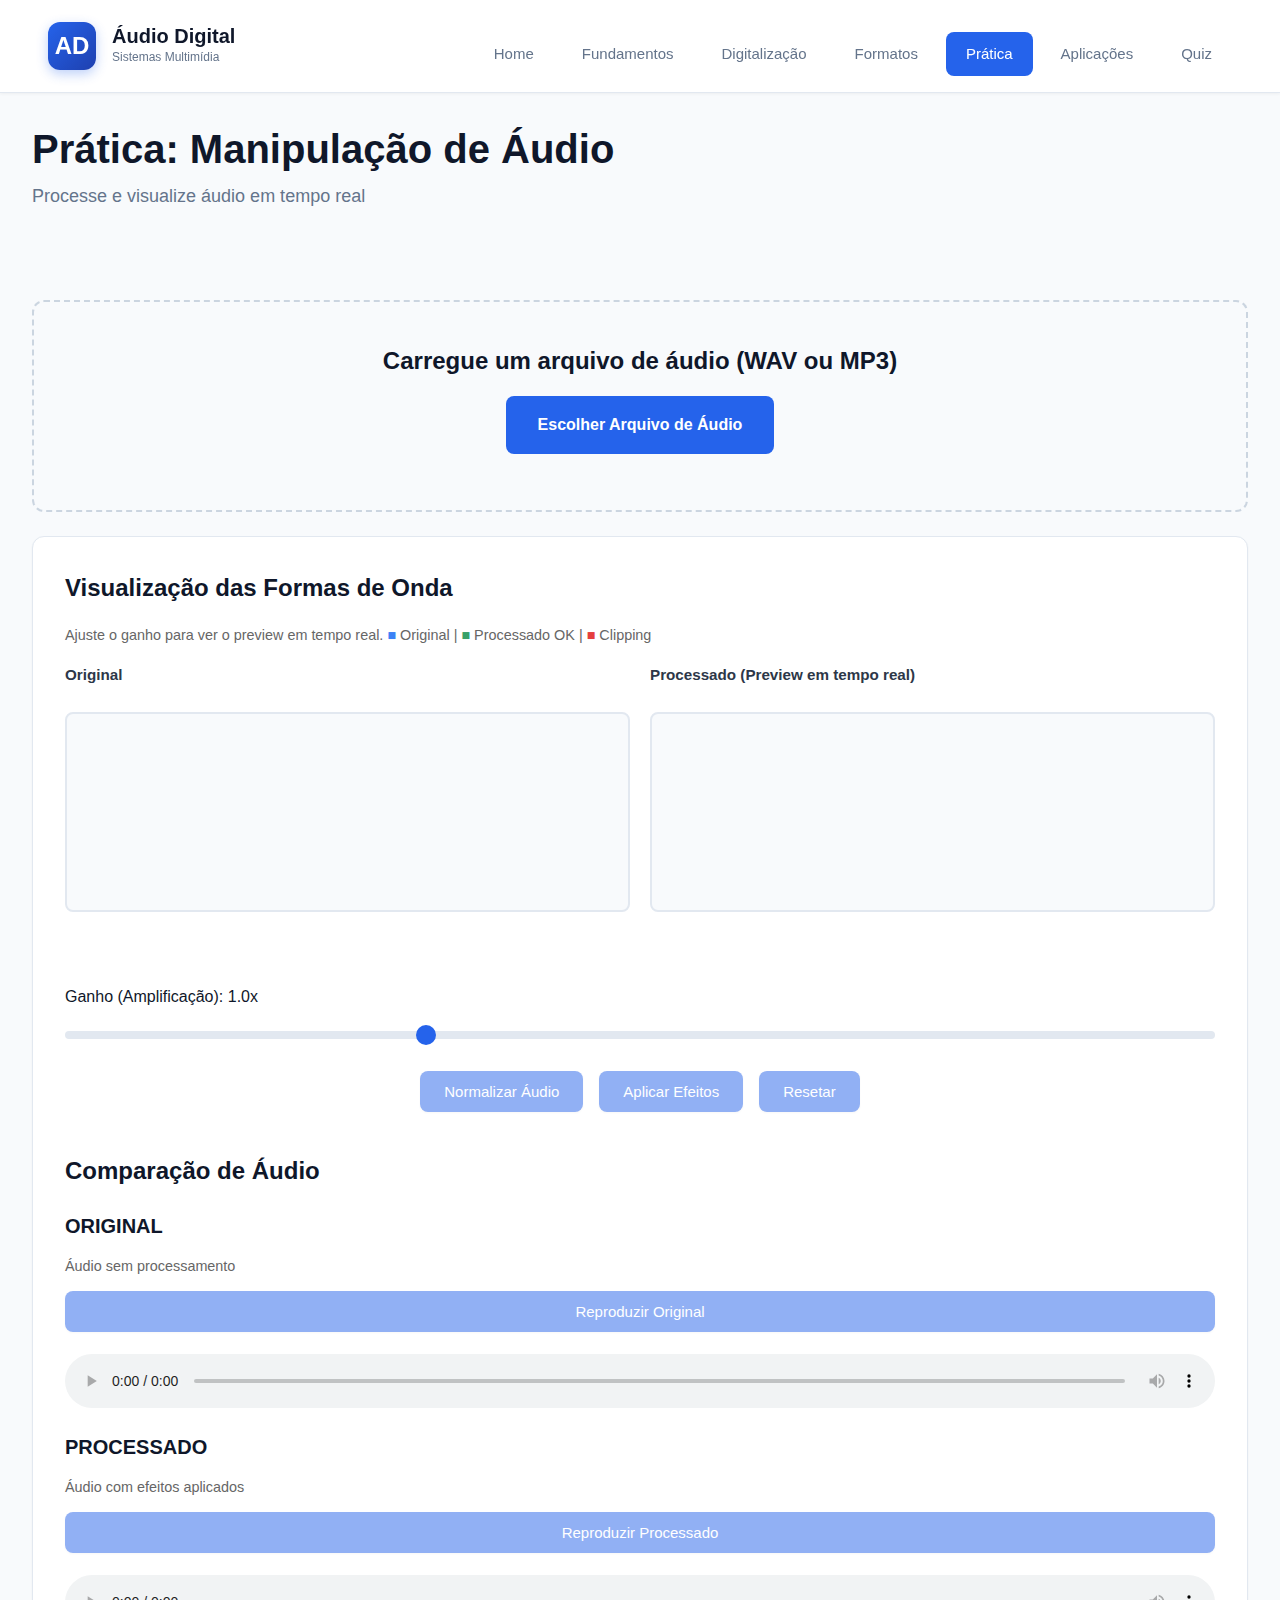
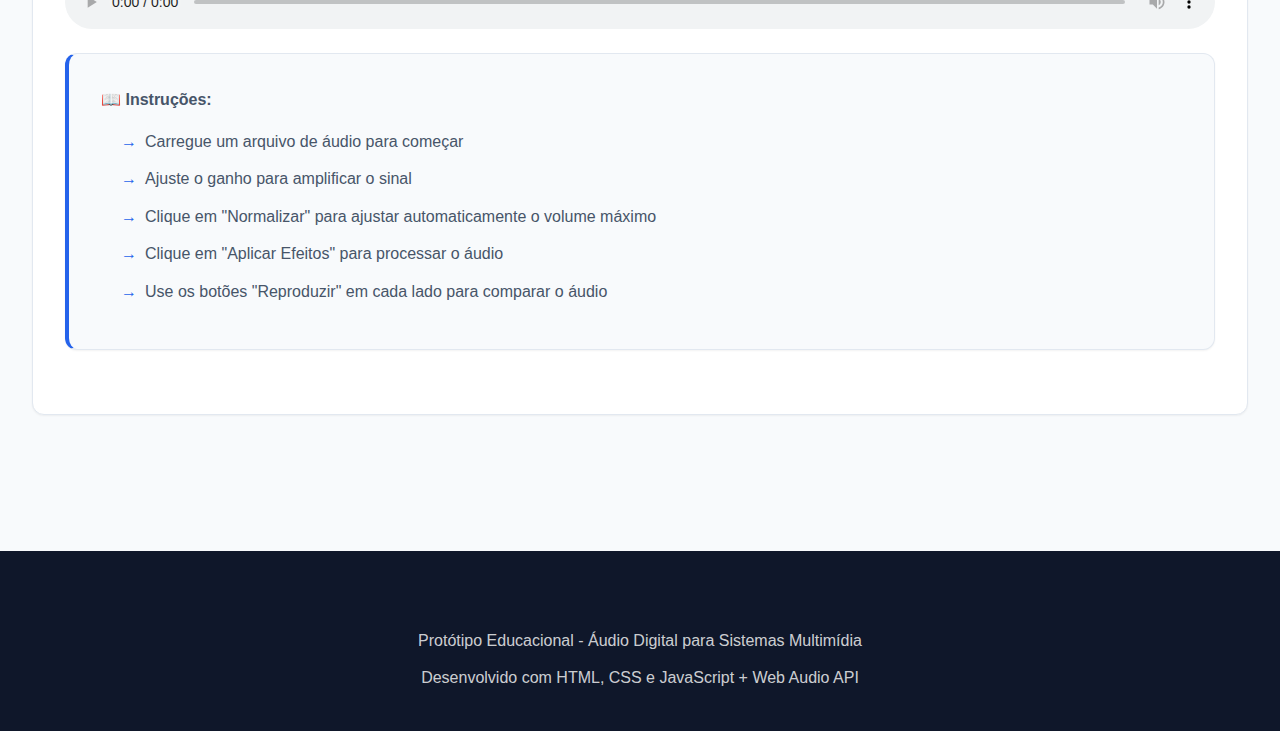
<file: pages/pratica.html>
<!DOCTYPE html>
<html lang="pt-BR">
<head>
    <meta charset="UTF-8">
    <meta name="viewport" content="width=device-width, initial-scale=1.0">
    <title>Prática - Manipulação de Áudio</title>

    <link rel="stylesheet" href="../css/modern-theme.css">
    <link rel="stylesheet" href="../css/header.css">
    <link rel="stylesheet" href="../css/audio-player.css">
</head>
<body>
    <div class="container">
        <header class="modern-header">
            <div class="header-container">
                <a href="../index.html" class="logo">
                    <div class="logo-icon">AD</div>
                    <div class="logo-text">
                        <span class="logo-title">Áudio Digital</span>
                        <span class="logo-subtitle">Sistemas Multimídia</span>
                    </div>
                </a>
                <nav class="main-nav" id="mainNav">
                    <a href="../index.html" class="nav-link">Home</a>
                    <a href="fundamentos.html" class="nav-link">Fundamentos</a>
                    <a href="digitalizacao.html" class="nav-link">Digitalização</a>
                    <a href="formatos.html" class="nav-link">Formatos</a>
                    <a href="pratica.html" class="nav-link active">Prática</a>
                    <a href="aplicacoes.html" class="nav-link">Aplicações</a>
                    <a href="quiz.html" class="nav-link">Quiz</a>
                </nav>
                <button class="mobile-menu-btn" onclick="toggleMenu()" aria-label="Menu">☰</button>
            </div>
        </header>
        <div class="page-header">
            <h1 class="page-title">Prática: Manipulação de Áudio</h1>
            <p class="page-subtitle">Processe e visualize áudio em tempo real</p>
        </div>

        <section class="section active">
            <div class="file-upload">
                <h3>Carregue um arquivo de áudio (WAV ou MP3)</h3>
                <label for="audioFile" class="upload-btn">Escolher Arquivo de Áudio</label>
                <input type="file" id="audioFile" accept="audio/*">
                <p id="fileName" style="margin-top: 15px; color: #666;"></p>
            </div>

            <div class="audio-player">
                <h3>Visualização das Formas de Onda</h3>
                <p style="color: #666; font-size: 0.9em; margin-bottom: 16px;">
                    Ajuste o ganho para ver o preview em tempo real.
                    <span style="color: #3b82f6; font-weight: bold;">■</span> Original |
                    <span style="color: #38a169; font-weight: bold;">■</span> Processado OK |
                    <span style="color: #e53e3e; font-weight: bold;">■</span> Clipping
                </p>
                <div style="display: grid; grid-template-columns: 1fr 1fr; gap: 20px; margin-bottom: 20px;">
                    <div>
                        <h4 style="margin: 0 0 8px 0; color: #2d3748; font-size: 0.95em;">Original</h4>
                        <canvas id="waveformCanvas" style="border: 2px solid #e2e8f0; border-radius: 8px; width: 100%; height: 200px; display: block;"></canvas>
                    </div>
                    <div>
                        <h4 style="margin: 0 0 20px 0; color: #2d3748; font-size: 0.95em;">
                            Processado (Preview em tempo real)
                            <span id="clippingWarning" style="display: none; color: #e53e3e; font-size: 0.85em; margin-left: 10px;">⚠ CLIPPING</span>
                        </h4>
                        <canvas id="processedWaveformCanvas" style="border: 2px solid #e2e8f0; border-radius: 8px; width: 100%; height: 200px; display: block;"></canvas>
                    </div>
                </div>

                <div class="audio-info" id="audioInfo"></div>

                <div class="slider-container">
                    <label for="gainSlider">Ganho (Amplificação): <span id="gainValue">1.0</span>x</label>
                    <input type="range" id="gainSlider" min="0.1" max="3.0" step="0.1" value="1.0" oninput="updateGain()">
                </div>

                <div class="controls">
                    <button onclick="normalizeAudio()" id="normalizeBtn" disabled>Normalizar Áudio</button>
                    <button onclick="applyEffect()" id="applyEffectBtn" disabled>Aplicar Efeitos</button>
                    <button onclick="resetAudio()" id="resetBtn" disabled>Resetar</button>
                </div>

                <h3 style="margin-top: 40px; margin-bottom: 20px;">Comparação de Áudio</h3>

                <div class="comparison">
                    <div class="comparison-item">
                        <h4>ORIGINAL</h4>
                        <p style="font-size: 0.9em; color: #666; margin-bottom: 12px;">Áudio sem processamento</p>
                        <button onclick="playOriginalAudio()" id="playOriginalBtn" disabled style="width: 100%; margin-bottom: 12px;">Reproduzir Original</button>
                        <audio id="originalAudio" controls style="width: 100%; margin-top: 10px;"></audio>
                        <p id="originalInfo" style="margin-top: 10px; color: #666; font-size: 0.85em;"></p>
                    </div>
                    <div class="comparison-item">
                        <h4>PROCESSADO</h4>
                        <p style="font-size: 0.9em; color: #666; margin-bottom: 12px;">Áudio com efeitos aplicados</p>
                        <button onclick="playProcessedAudio()" id="playProcessedBtn" disabled style="width: 100%; margin-bottom: 12px;">Reproduzir Processado</button>
                        <audio id="processedAudio" controls style="width: 100%; margin-top: 10px;"></audio>
                        <p id="processedInfo" style="margin-top: 10px; color: #666; font-size: 0.85em;"></p>
                    </div>
                </div>

                <div class="info-box">
                    <p><strong>📖 Instruções:</strong></p>
                    <ul style="margin-left: 20px; margin-top: 10px;">
                        <li>Carregue um arquivo de áudio para começar</li>
                        <li>Ajuste o ganho para amplificar o sinal</li>
                        <li>Clique em "Normalizar" para ajustar automaticamente o volume máximo</li>
                        <li>Clique em "Aplicar Efeitos" para processar o áudio</li>
                        <li>Use os botões "Reproduzir" em cada lado para comparar o áudio</li>
                    </ul>
                </div>
            </div>
        </section>

        <footer>
            <div style="text-align: center; margin-bottom: 1rem;">
                <button id="bgMusicBtn" onclick="playBackgroundMusic()" style="background: #2563eb; border: 2px solid #2563eb; color: white; padding: 0.5rem 1.25rem; border-radius: 25px; cursor: pointer; display: inline-flex; align-items: center; gap: 0.5rem; font-weight: 600; transition: all 0.3s;">
                    <span id="musicIcon">▶</span>
                    <span id="musicText">Tocar Música Ambiente</span>
                </button>
                <span id="musicStatus" style="display: block; color: rgba(255,255,255,0.7); font-size: 0.875rem; margin-top: 0.5rem; min-height: 20px;"></span>
            </div>
            <p>Protótipo Educacional - Áudio Digital para Sistemas Multimídia</p>
            <p style="margin-top: 10px;">Desenvolvido com HTML, CSS e JavaScript + Web Audio API</p>
        </footer>
    </div>

    <!-- JavaScript para Audio Processor -->
    <script src="../js/navigation.js"></script>
    <script src="../js/background-music.js"></script>
    <script src="../js/audio-processor.js"></script>
</body>
</html>
</file>
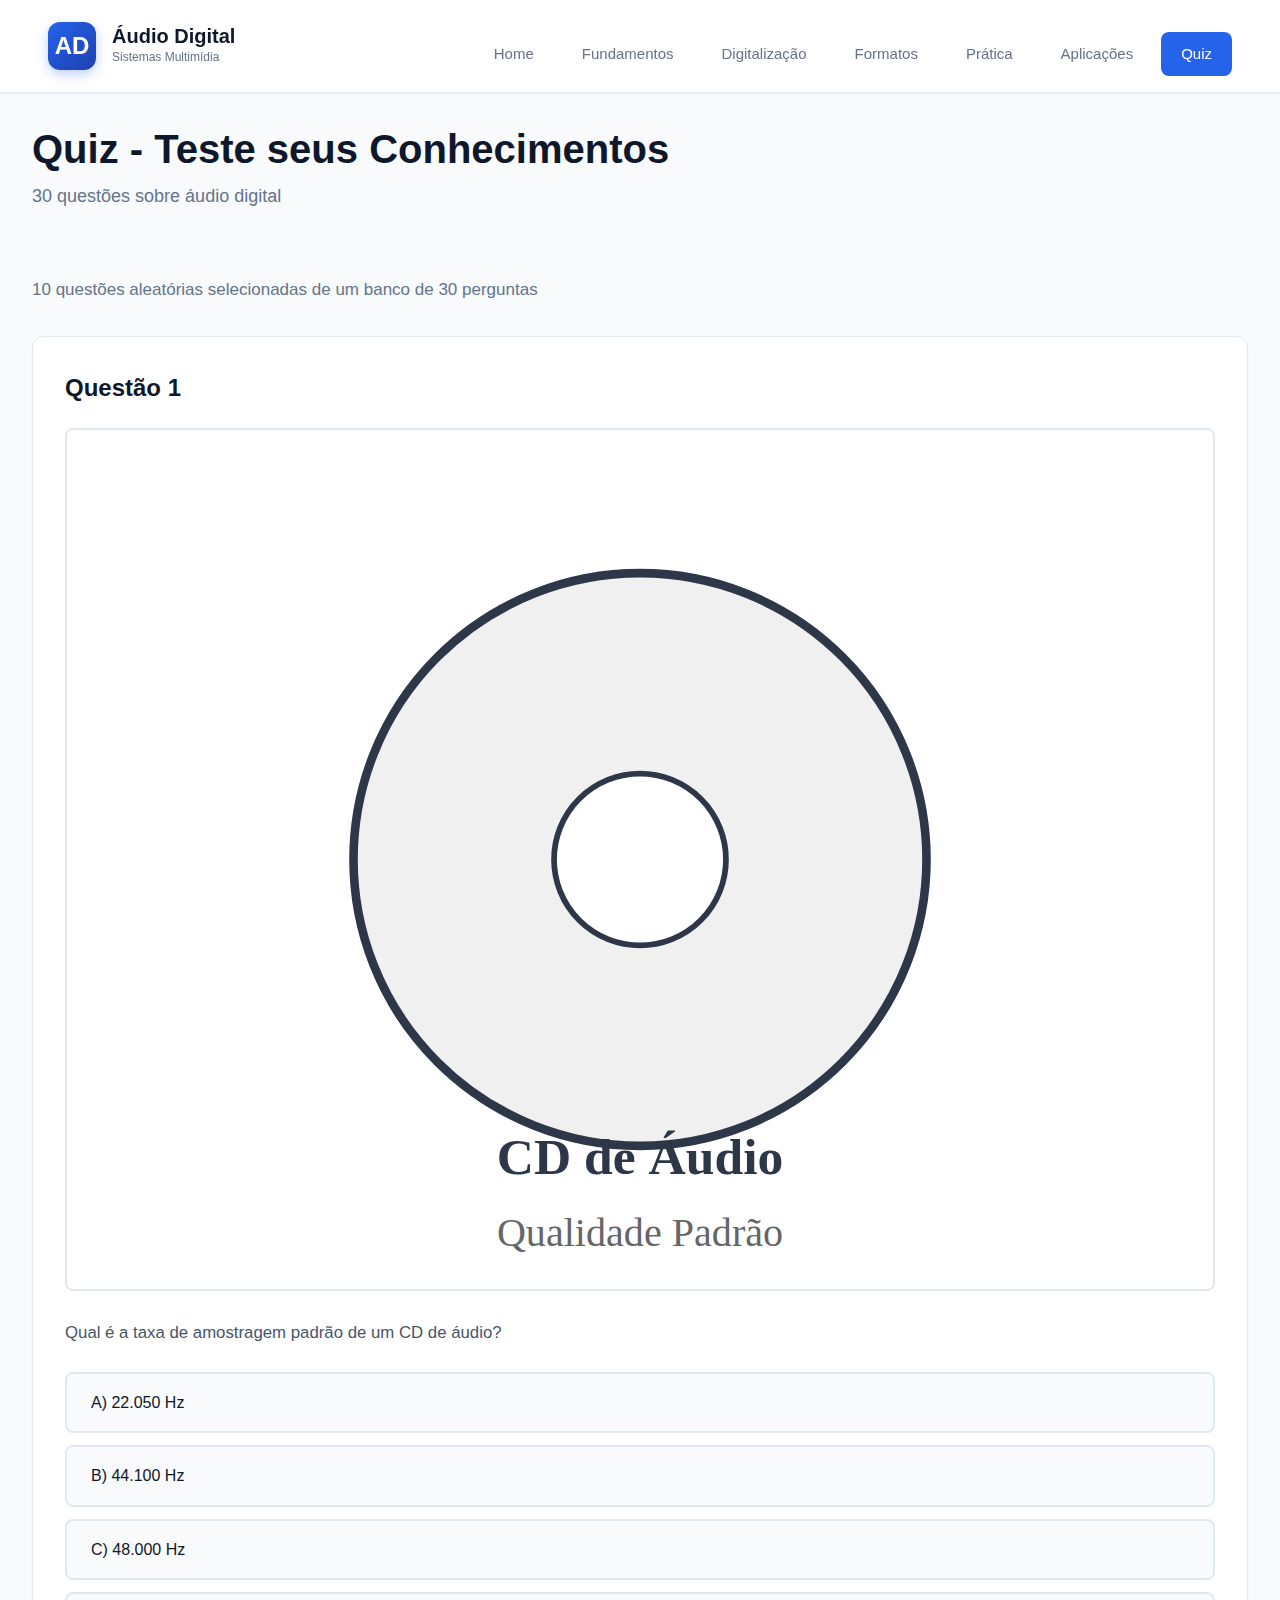
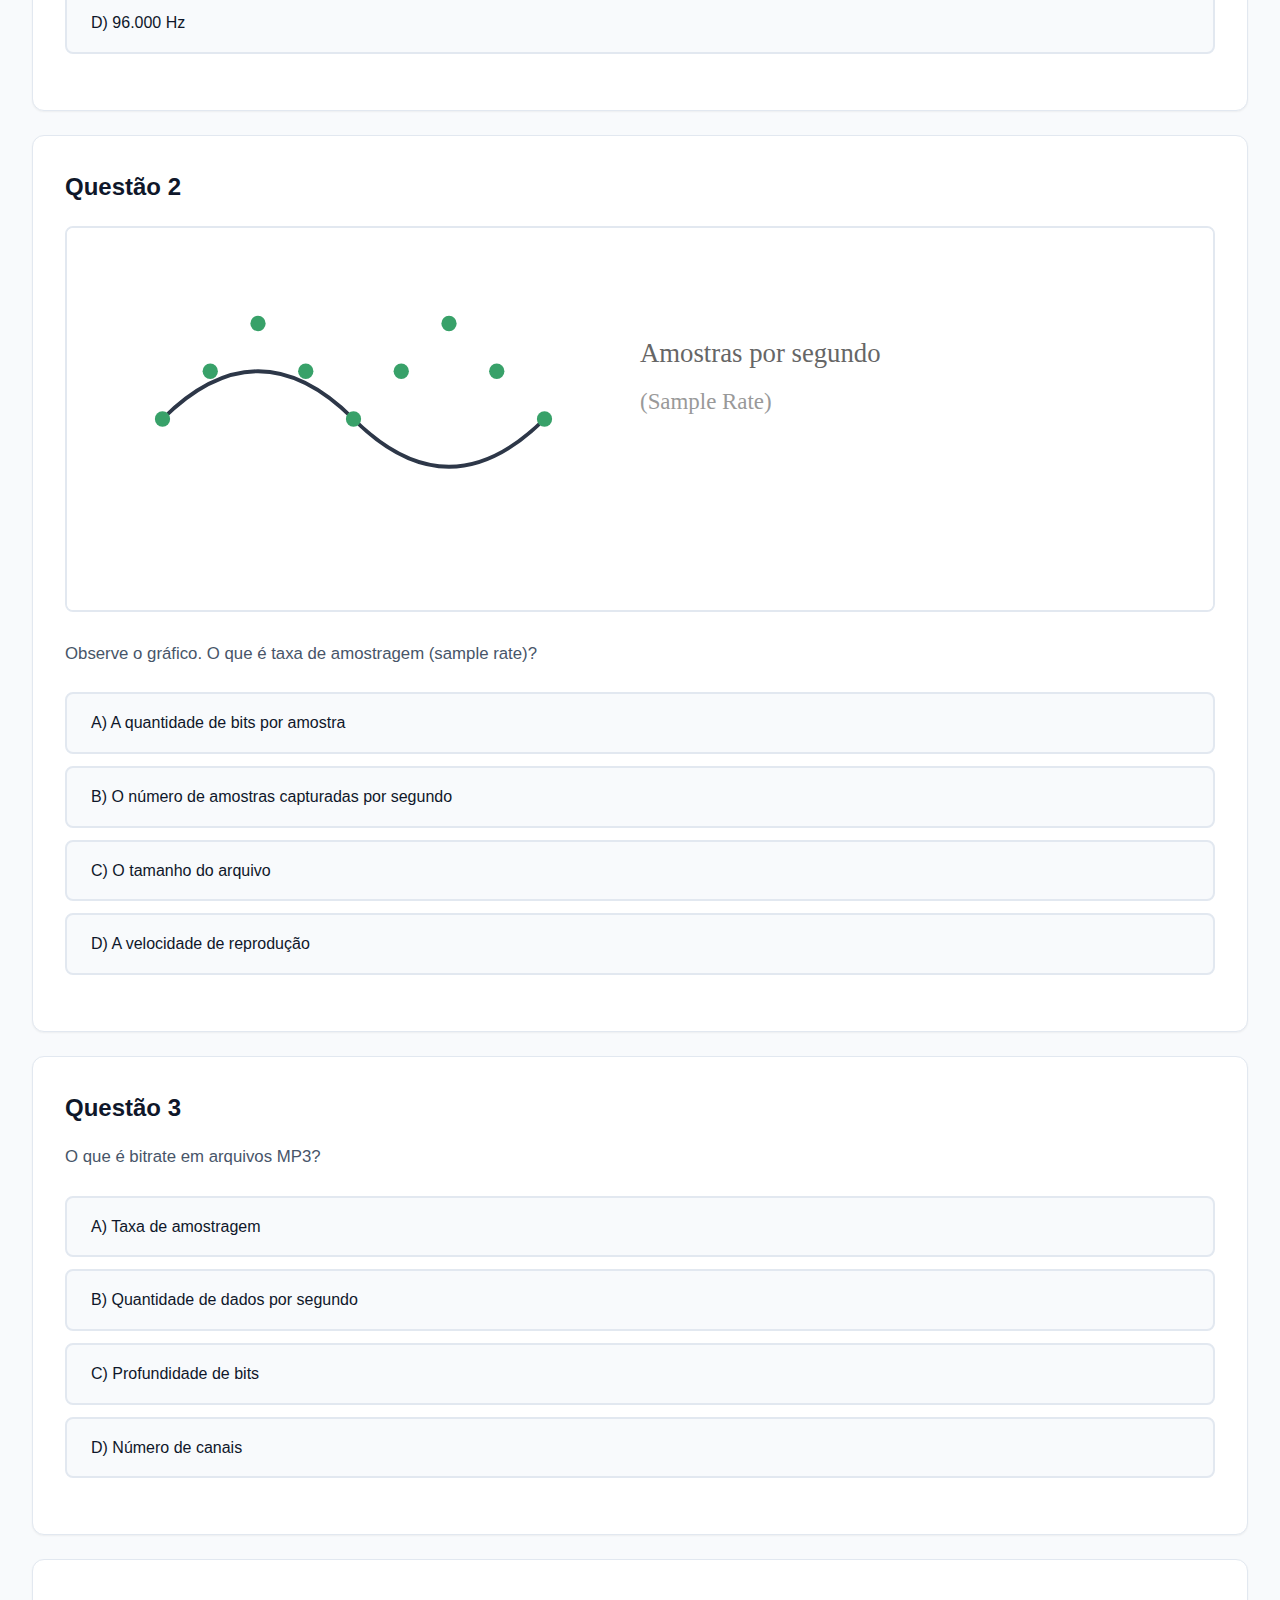
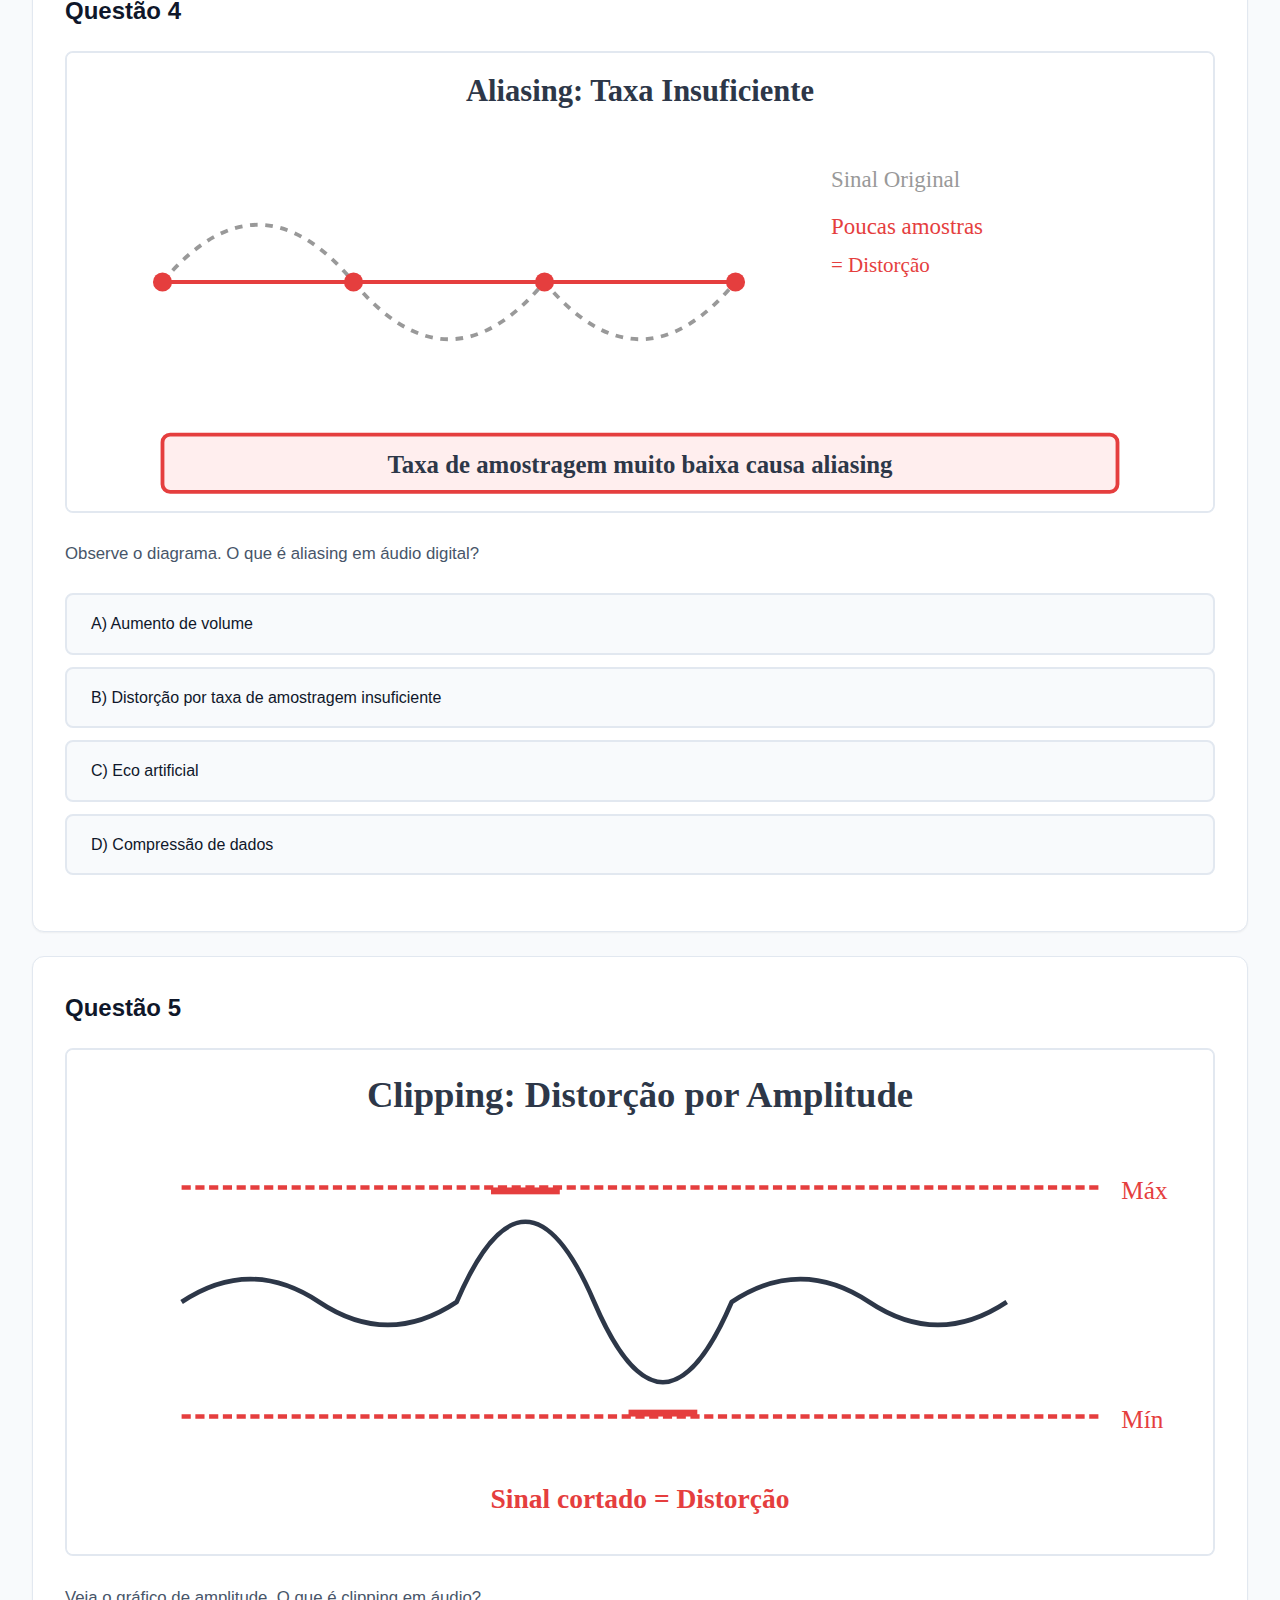
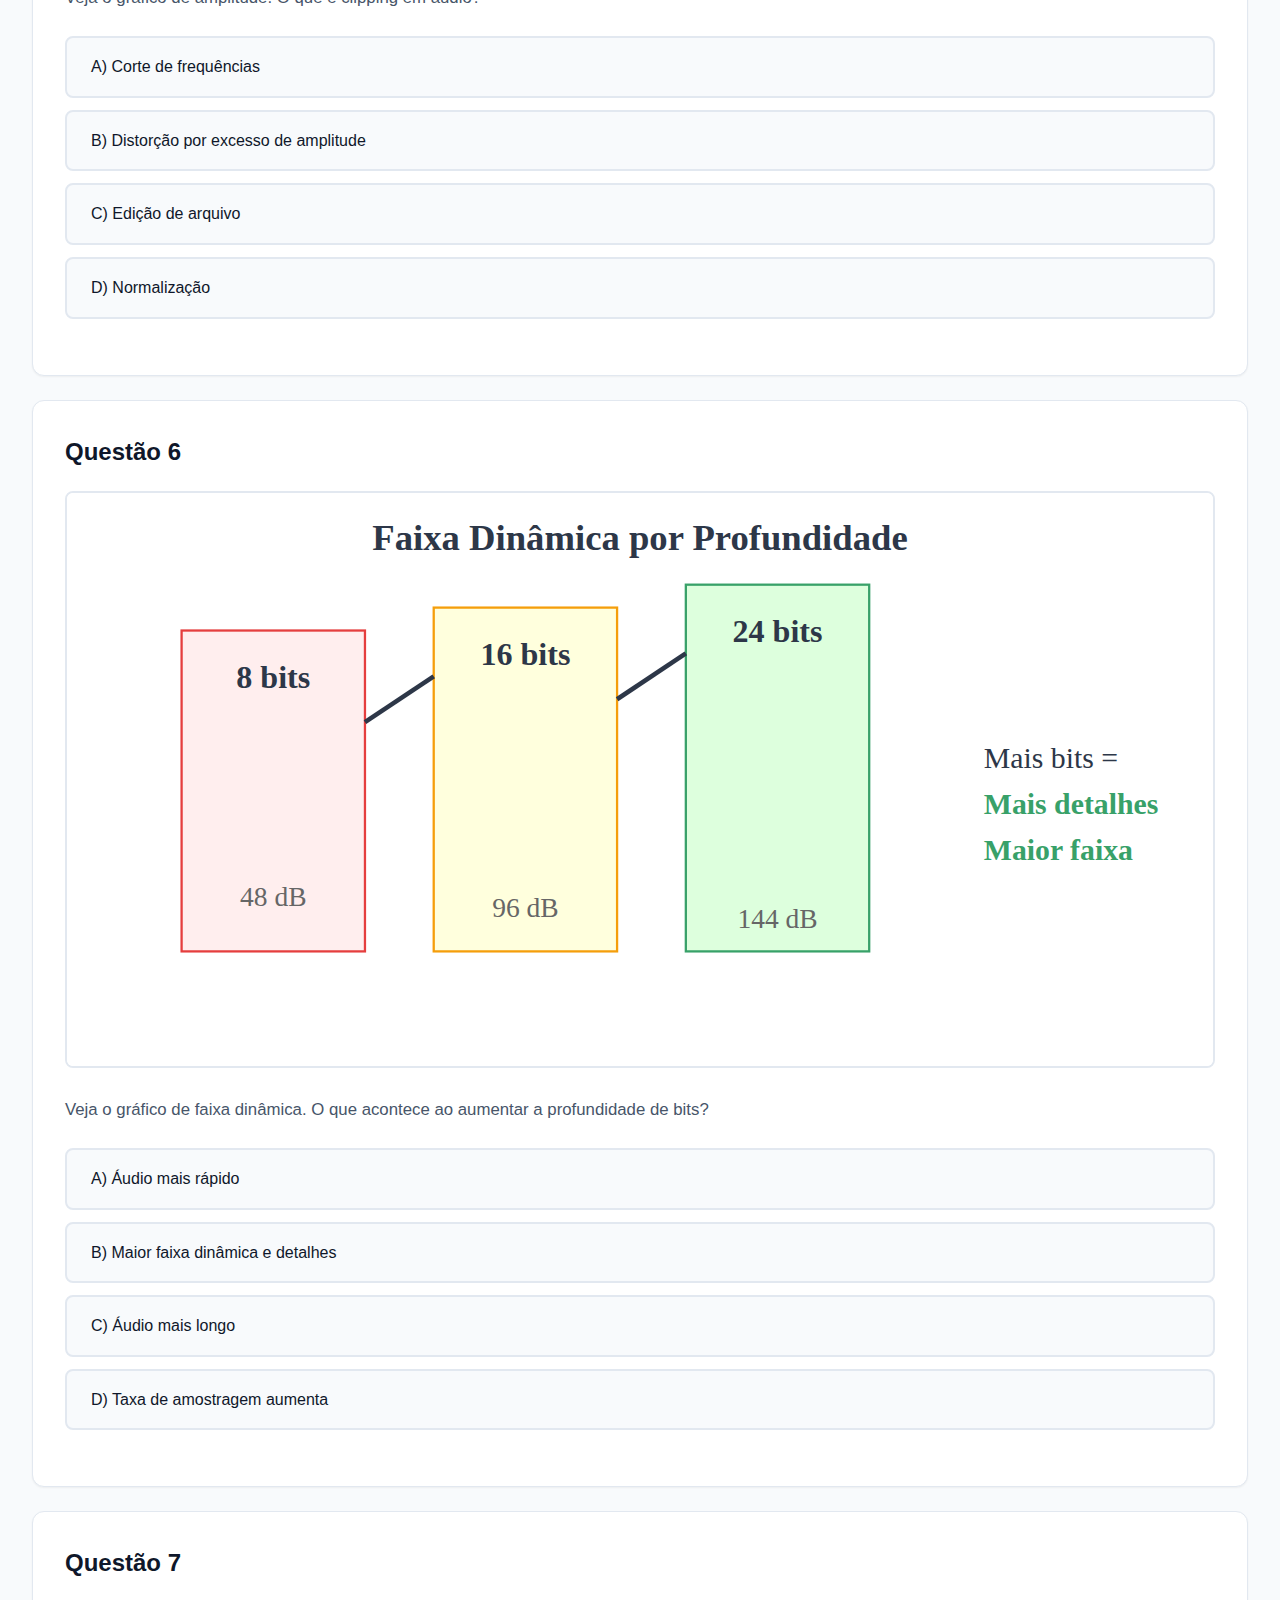
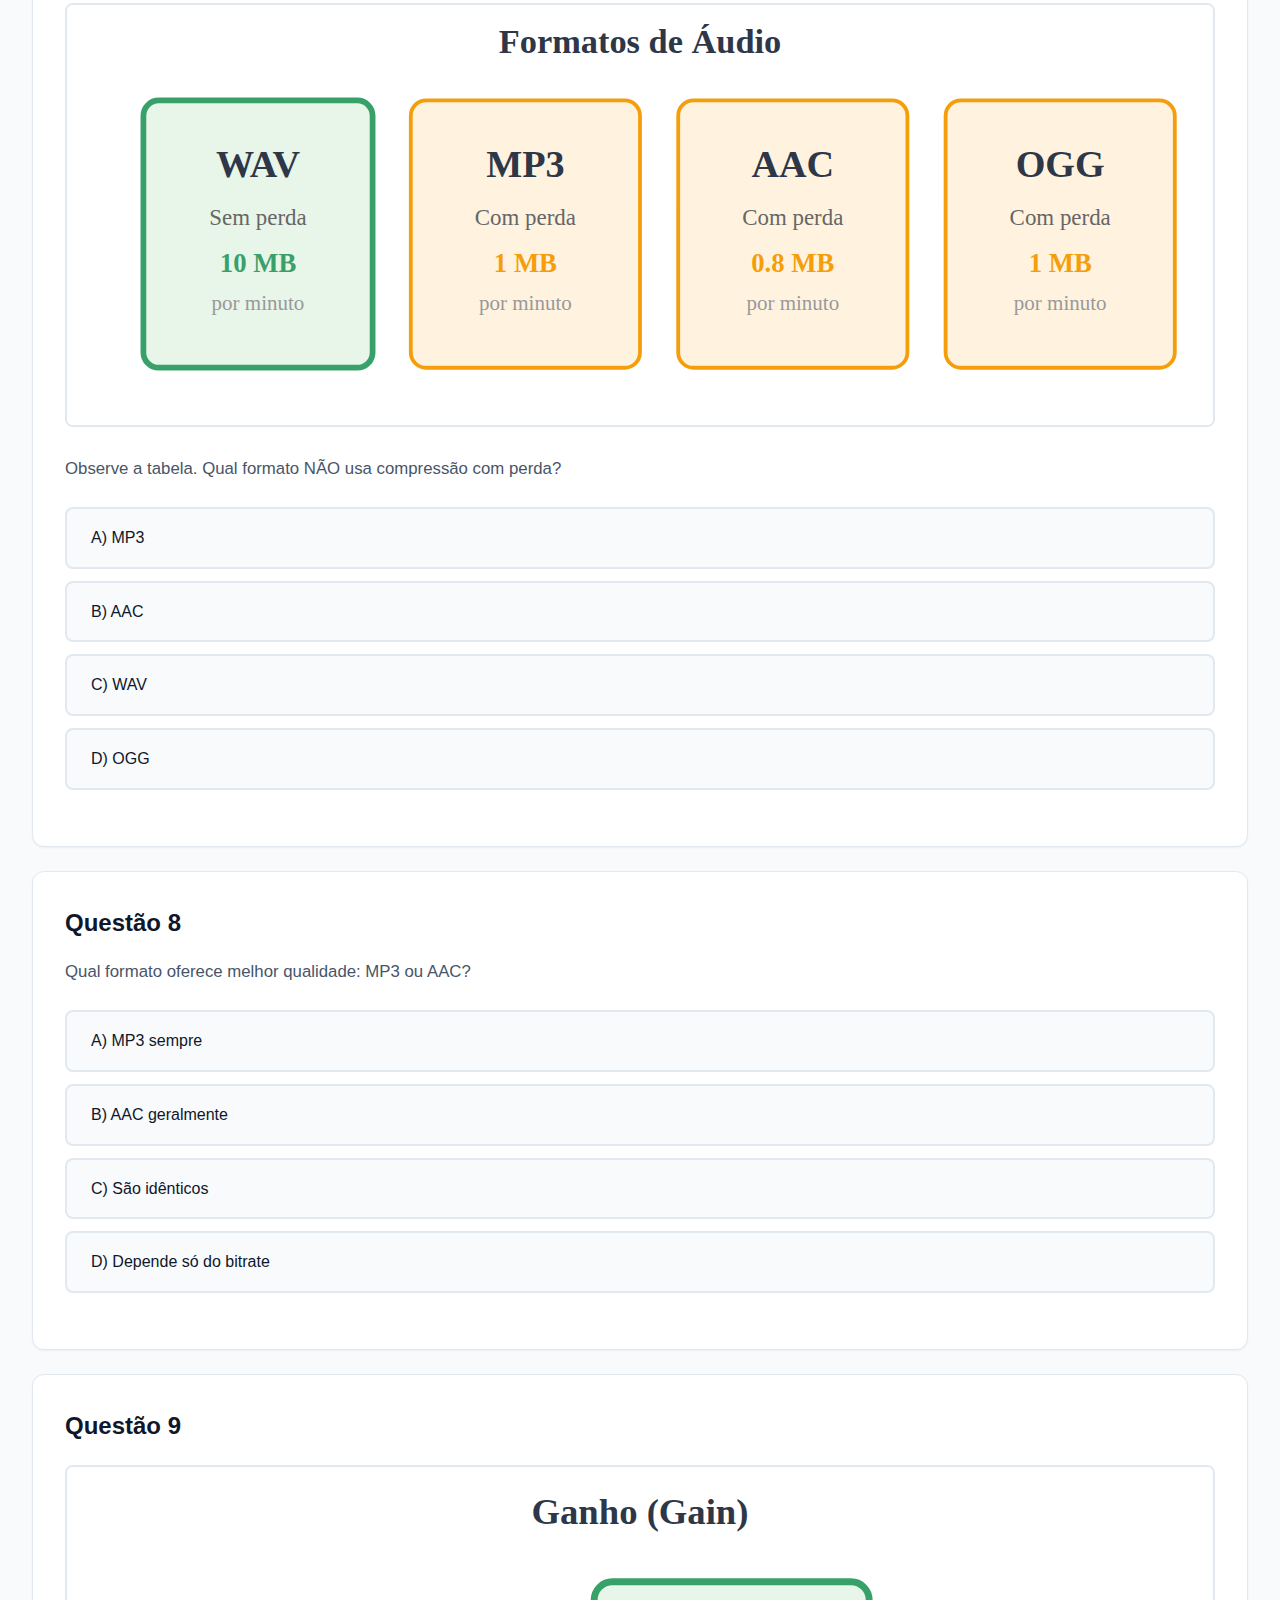
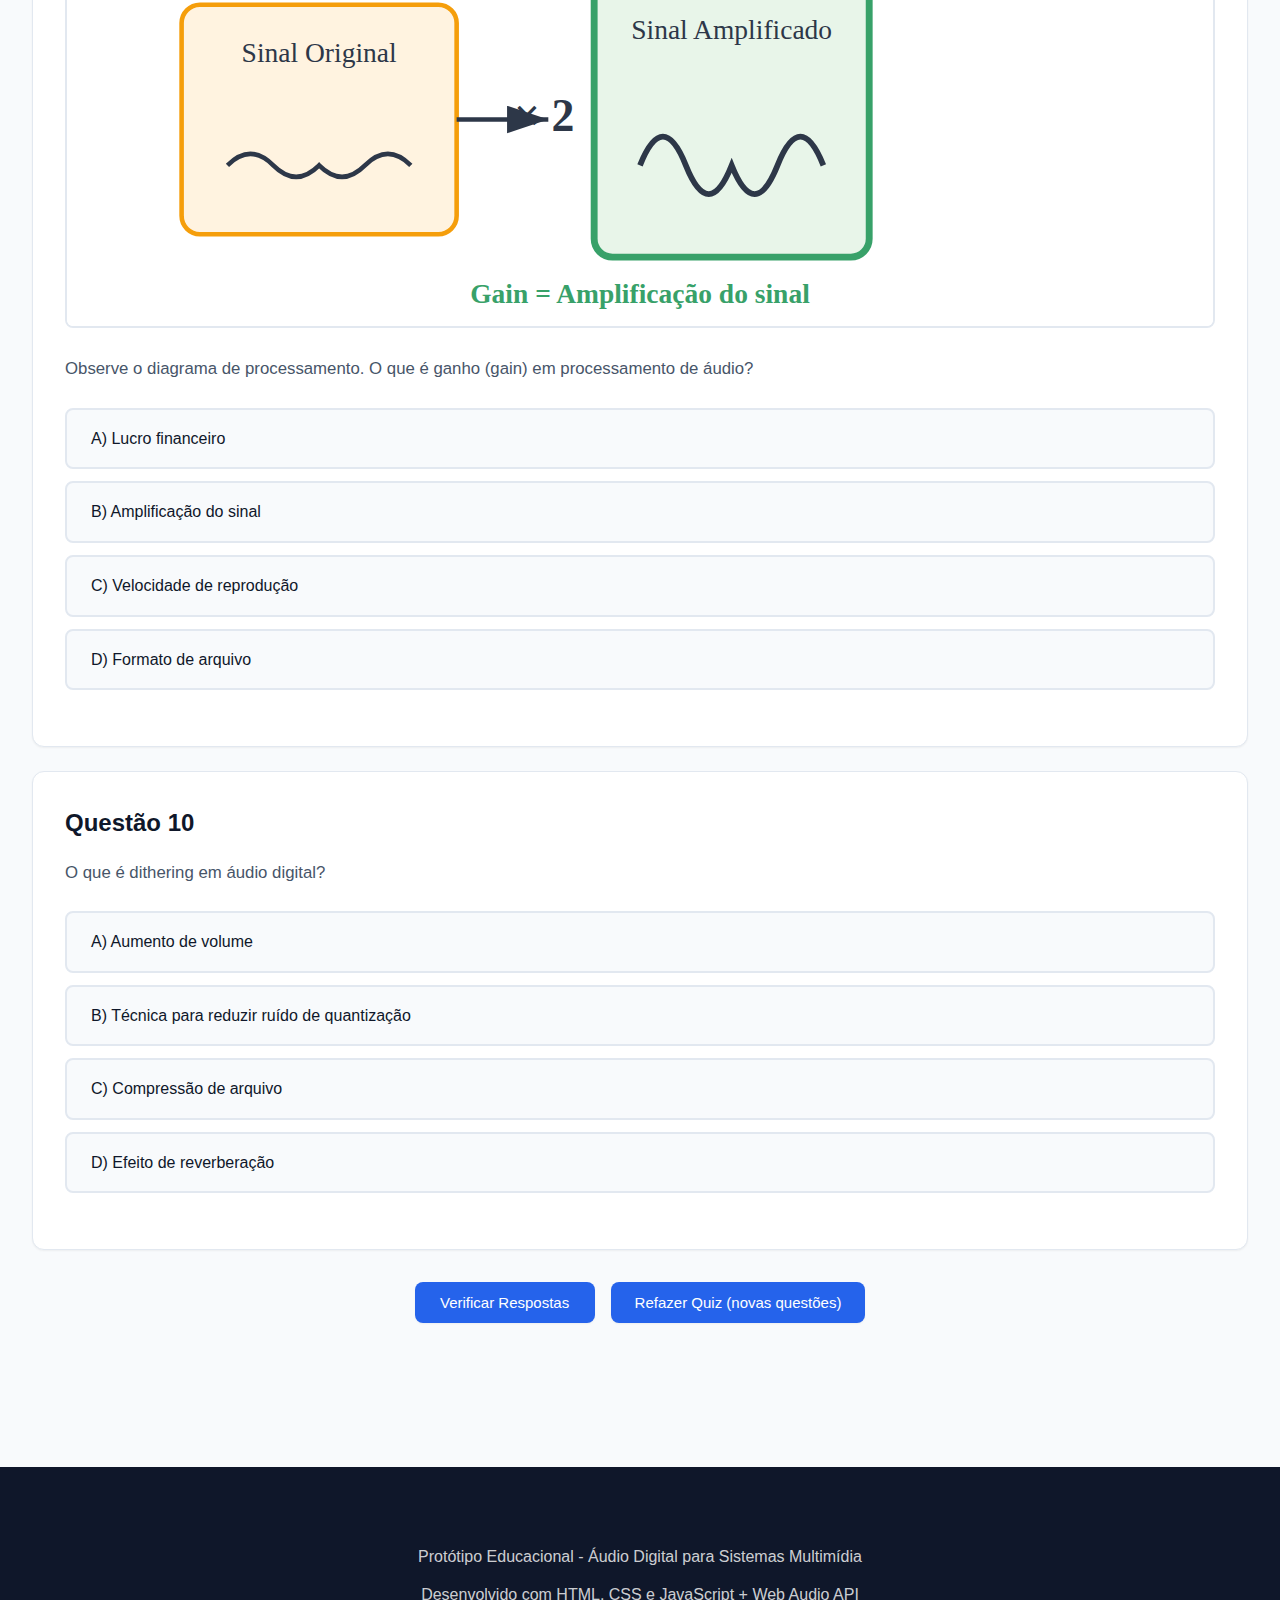
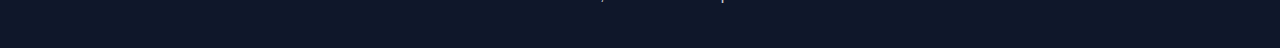
<file: pages/quiz.html>
<!DOCTYPE html>
<html lang="pt-BR">
<head>
    <meta charset="UTF-8">
    <meta name="viewport" content="width=device-width, initial-scale=1.0">
    <title>Quiz - Teste seus Conhecimentos</title>

    <link rel="stylesheet" href="../css/modern-theme.css">
    <link rel="stylesheet" href="../css/header.css">
    <link rel="stylesheet" href="../css/quiz.css">
</head>
<body>
    <div class="container">
        <header class="modern-header">
            <div class="header-container">
                <a href="../index.html" class="logo">
                    <div class="logo-icon">AD</div>
                    <div class="logo-text">
                        <span class="logo-title">Áudio Digital</span>
                        <span class="logo-subtitle">Sistemas Multimídia</span>
                    </div>
                </a>
                <nav class="main-nav" id="mainNav">
                    <a href="../index.html" class="nav-link">Home</a>
                    <a href="fundamentos.html" class="nav-link">Fundamentos</a>
                    <a href="digitalizacao.html" class="nav-link">Digitalização</a>
                    <a href="formatos.html" class="nav-link">Formatos</a>
                    <a href="pratica.html" class="nav-link">Prática</a>
                    <a href="aplicacoes.html" class="nav-link">Aplicações</a>
                    <a href="quiz.html" class="nav-link active">Quiz</a>
                </nav>
                <button class="mobile-menu-btn" onclick="toggleMenu()" aria-label="Menu">☰</button>
            </div>
        </header>
        <div class="page-header">
            <h1 class="page-title">Quiz - Teste seus Conhecimentos</h1>
            <p class="page-subtitle">30 questões sobre áudio digital</p>
        </div>

        <section class="section active">
            <p style="color: #64748b; margin-bottom: 2rem; font-size: 1.0625rem;">10 questões aleatórias selecionadas de um banco de 30 perguntas</p>

            <div id="quizContainer"></div>

            <div class="controls">
                <button onclick="checkAnswers()" id="checkBtn">Verificar Respostas</button>
                <button onclick="resetQuiz()">Refazer Quiz (novas questões)</button>
            </div>

            <div id="quizResult" class="quiz-result" style="display: none;"></div>
        </section>

        <footer>
            <div style="text-align: center; margin-bottom: 1rem;">
                <button id="bgMusicBtn" onclick="playBackgroundMusic()" style="background: #2563eb; border: 2px solid #2563eb; color: white; padding: 0.5rem 1.25rem; border-radius: 25px; cursor: pointer; display: inline-flex; align-items: center; gap: 0.5rem; font-weight: 600; transition: all 0.3s;">
                    <span id="musicIcon">▶</span>
                    <span id="musicText">Tocar Música Ambiente</span>
                </button>
                <span id="musicStatus" style="display: block; color: rgba(255,255,255,0.7); font-size: 0.875rem; margin-top: 0.5rem; min-height: 20px;"></span>
            </div>
            <p>Protótipo Educacional - Áudio Digital para Sistemas Multimídia</p>
            <p style="margin-top: 10px;">Desenvolvido com HTML, CSS e JavaScript + Web Audio API</p>
        </footer>
    </div>

    <!-- JavaScript para Quiz -->
    <script src="../js/navigation.js"></script>
    <script src="../js/background-music.js"></script>
    <script src="../js/quiz.js"></script>
</body>
</html>
</file>
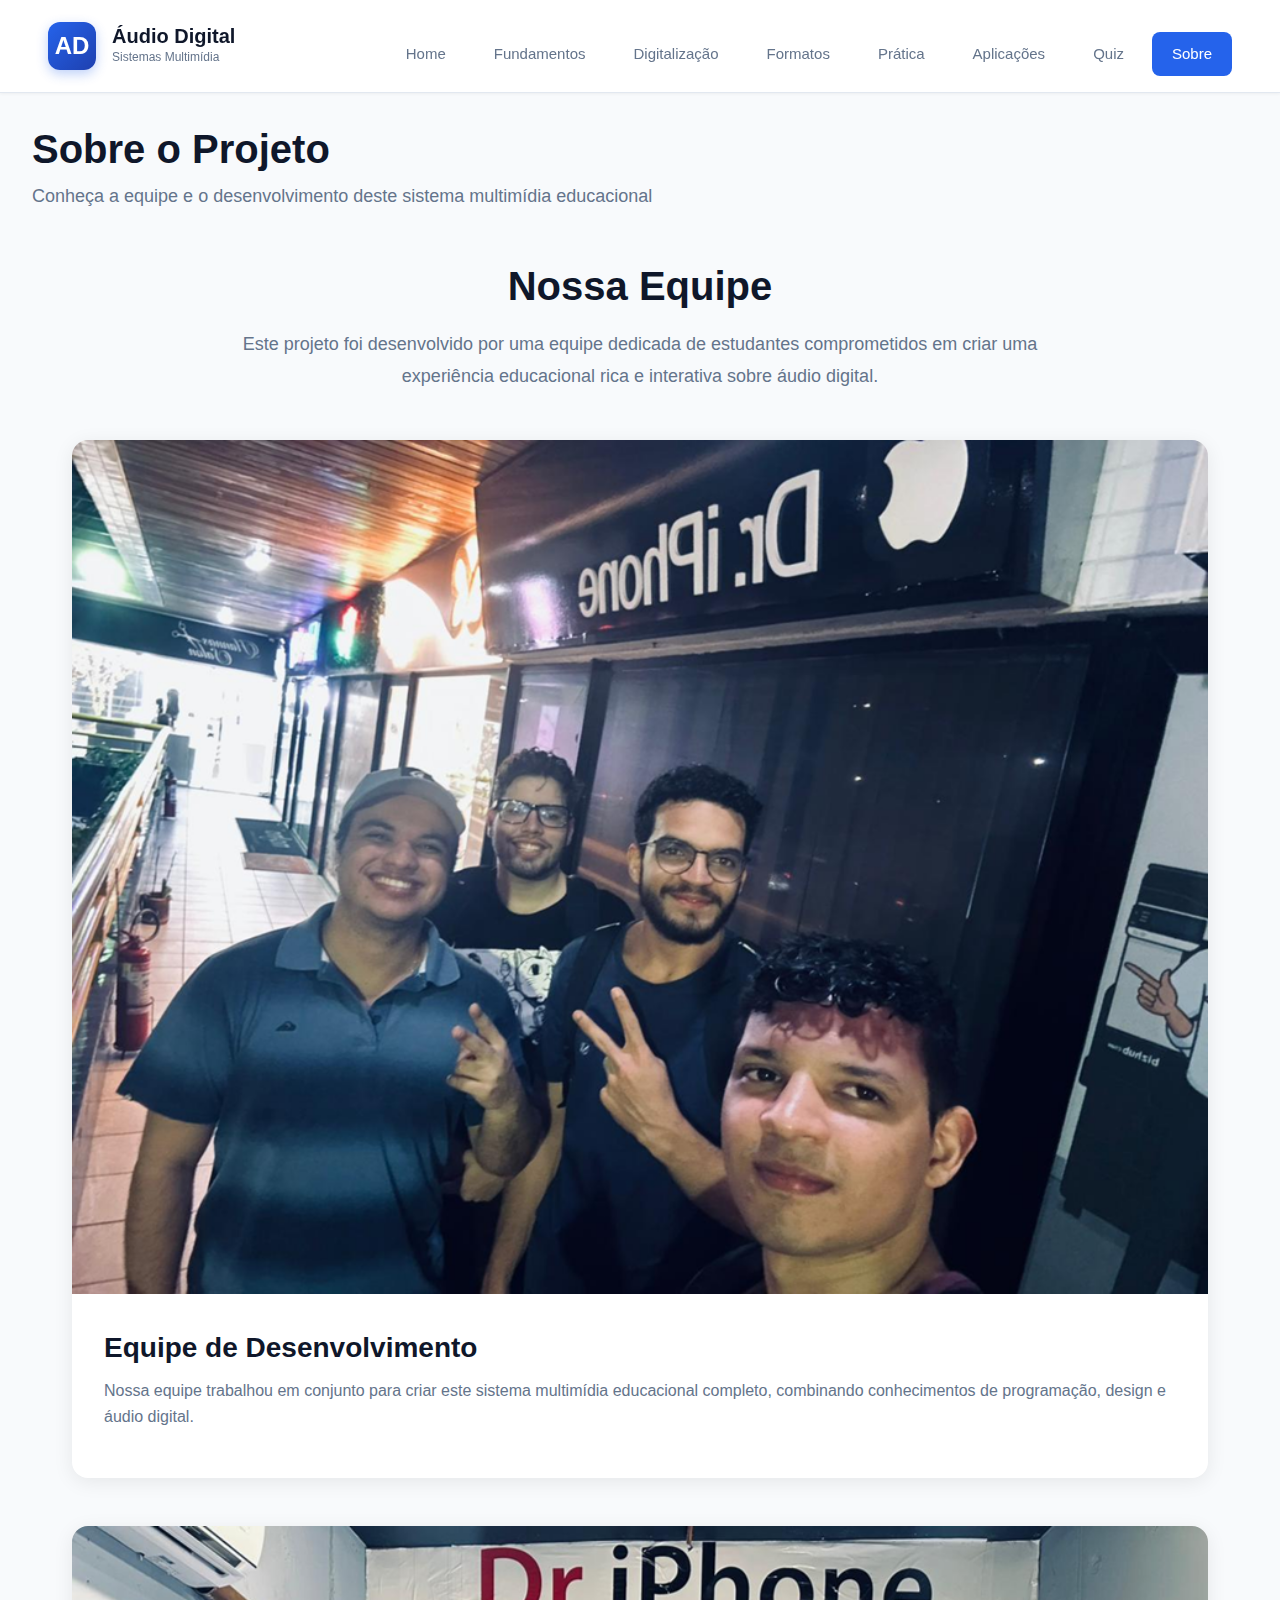
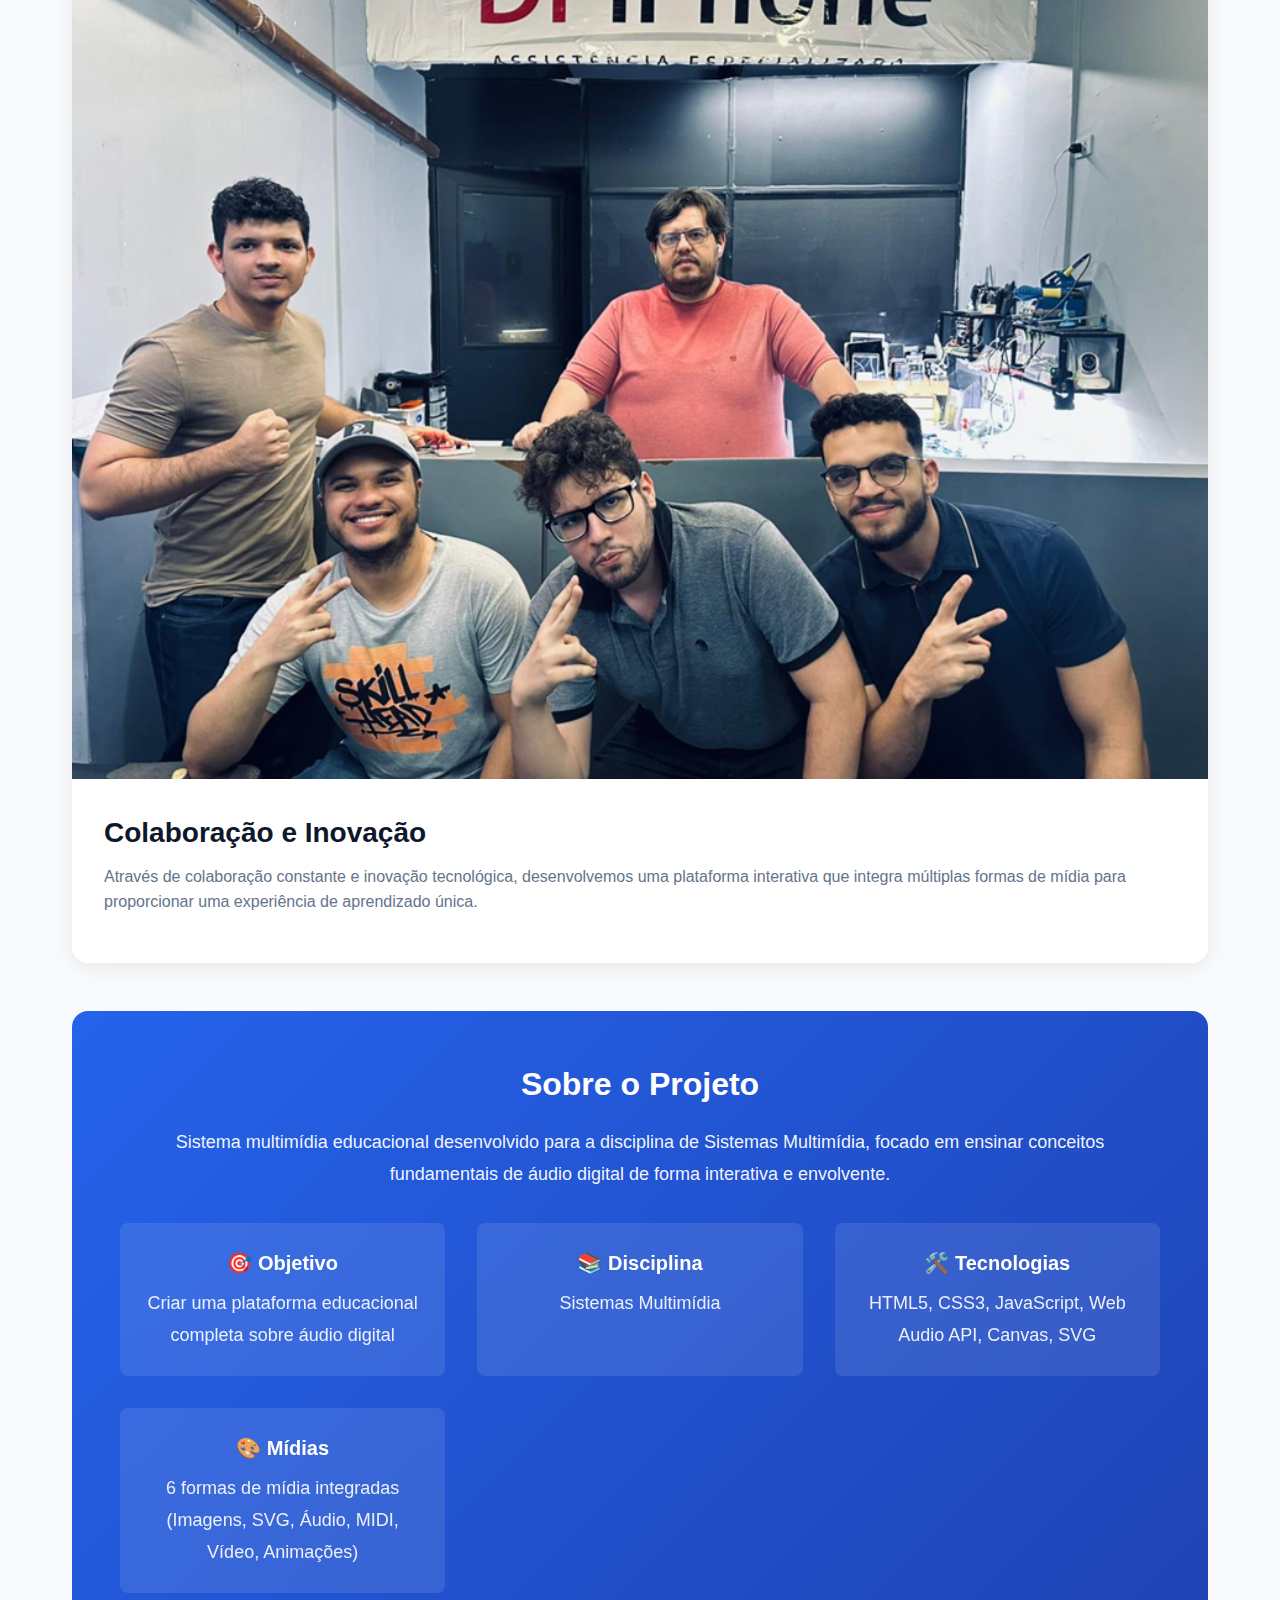
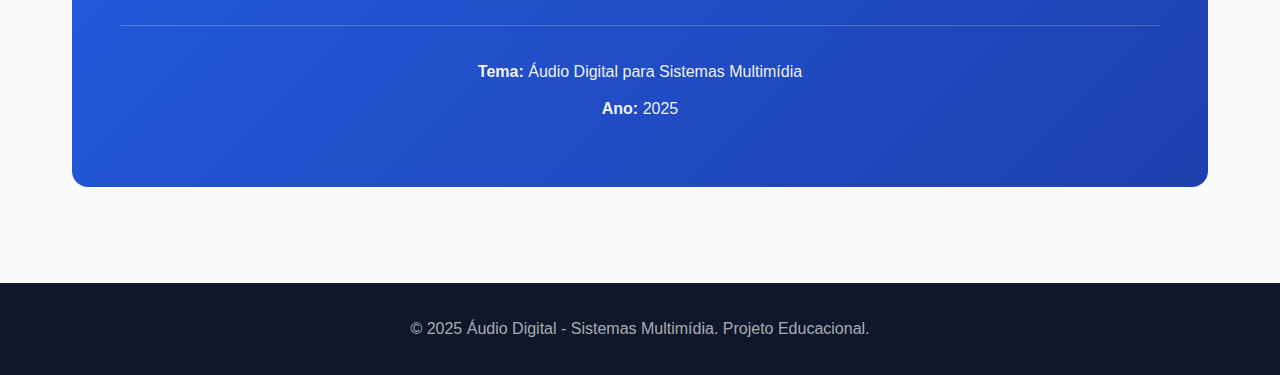
<file: pages/sobre.html>
<!DOCTYPE html>
<html lang="pt-BR">
<head>
    <meta charset="UTF-8">
    <meta name="viewport" content="width=device-width, initial-scale=1.0">
    <title>Sobre - Áudio Digital</title>
    <link rel="stylesheet" href="../css/modern-theme.css">
    <link rel="stylesheet" href="../css/header.css">
    <style>
        .sobre-section {
            max-width: 1200px;
            margin: 0 auto;
            padding: 2rem;
        }

        .sobre-intro {
            text-align: center;
            margin-bottom: 3rem;
        }

        .sobre-intro h2 {
            font-size: 2.5rem;
            color: #0f172a;
            margin-bottom: 1rem;
        }

        .sobre-intro p {
            font-size: 1.125rem;
            color: #64748b;
            max-width: 800px;
            margin: 0 auto;
            line-height: 1.8;
        }

        .equipe-container {
            display: grid;
            gap: 3rem;
            margin-top: 3rem;
        }

        .equipe-card {
            background: white;
            border-radius: 1rem;
            overflow: hidden;
            box-shadow: 0 4px 20px rgba(0, 0, 0, 0.08);
            transition: all 0.3s ease;
        }

        .equipe-card:hover {
            transform: translateY(-5px);
            box-shadow: 0 10px 40px rgba(0, 0, 0, 0.12);
        }

        .equipe-image {
            width: 100%;
            height: auto;
            display: block;
        }

        .equipe-info {
            padding: 2rem;
        }

        .equipe-info h3 {
            font-size: 1.75rem;
            color: #0f172a;
            margin-bottom: 0.5rem;
        }

        .equipe-info p {
            color: #64748b;
            line-height: 1.6;
            margin-bottom: 1rem;
        }

        .projeto-info {
            background: linear-gradient(135deg, #2563eb 0%, #1e40af 100%);
            color: white;
            padding: 3rem;
            border-radius: 1rem;
            margin-top: 3rem;
            text-align: center;
        }

        .projeto-info h3 {
            font-size: 2rem;
            margin-bottom: 1rem;
            color: white;
        }

        .projeto-info p {
            font-size: 1.125rem;
            line-height: 1.8;
            margin-bottom: 1rem;
            color: rgba(255, 255, 255, 0.95);
        }

        .projeto-details {
            display: grid;
            grid-template-columns: repeat(auto-fit, minmax(250px, 1fr));
            gap: 2rem;
            margin-top: 2rem;
        }

        .detail-item {
            background: rgba(255, 255, 255, 0.1);
            padding: 1.5rem;
            border-radius: 0.5rem;
            backdrop-filter: blur(10px);
        }

        .detail-item h4 {
            font-size: 1.25rem;
            margin-bottom: 0.5rem;
            color: white;
        }

        .detail-item p {
            color: rgba(255, 255, 255, 0.9);
            margin: 0;
        }

        @media (max-width: 768px) {
            .sobre-intro h2 {
                font-size: 2rem;
            }

            .projeto-info {
                padding: 2rem;
            }

            .projeto-details {
                grid-template-columns: 1fr;
            }
        }
    </style>
</head>
<body>
    <div class="container">
        <!-- Modern Header with Logo -->
        <header class="modern-header">
            <div class="header-container">
                <a href="../index.html" class="logo">
                    <div class="logo-icon">AD</div>
                    <div class="logo-text">
                        <span class="logo-title">Áudio Digital</span>
                        <span class="logo-subtitle">Sistemas Multimídia</span>
                    </div>
                </a>

                <nav class="main-nav" id="mainNav">
                    <a href="../index.html" class="nav-link">Home</a>
                    <a href="fundamentos.html" class="nav-link">Fundamentos</a>
                    <a href="digitalizacao.html" class="nav-link">Digitalização</a>
                    <a href="formatos.html" class="nav-link">Formatos</a>
                    <a href="pratica.html" class="nav-link">Prática</a>
                    <a href="aplicacoes.html" class="nav-link">Aplicações</a>
                    <a href="quiz.html" class="nav-link">Quiz</a>
                    <a href="sobre.html" class="nav-link active">Sobre</a>
                </nav>

                <button class="mobile-menu-btn" onclick="toggleMenu()" aria-label="Menu">☰</button>
            </div>
        </header>

        <!-- Page Header -->
        <div class="page-header">
            <h1 class="page-title">Sobre o Projeto</h1>
            <p class="page-subtitle">Conheça a equipe e o desenvolvimento deste sistema multimídia educacional</p>
        </div>

        <section class="sobre-section">
            <div class="sobre-intro">
                <h2>Nossa Equipe</h2>
                <p>Este projeto foi desenvolvido por uma equipe dedicada de estudantes comprometidos em criar uma experiência educacional rica e interativa sobre áudio digital.</p>
            </div>

            <div class="equipe-container">
                <div class="equipe-card">
                    <img src="../assets/images/Equipe.png" alt="Equipe de Desenvolvimento" class="equipe-image">
                    <div class="equipe-info">
                        <h3>Equipe de Desenvolvimento</h3>
                        <p>Nossa equipe trabalhou em conjunto para criar este sistema multimídia educacional completo, combinando conhecimentos de programação, design e áudio digital.</p>
                    </div>
                </div>

                <div class="equipe-card">
                    <img src="../assets/images/Equipe2.png" alt="Equipe do Projeto" class="equipe-image">
                    <div class="equipe-info">
                        <h3>Colaboração e Inovação</h3>
                        <p>Através de colaboração constante e inovação tecnológica, desenvolvemos uma plataforma interativa que integra múltiplas formas de mídia para proporcionar uma experiência de aprendizado única.</p>
                    </div>
                </div>
            </div>

            <div class="projeto-info">
                <h3>Sobre o Projeto</h3>
                <p>Sistema multimídia educacional desenvolvido para a disciplina de Sistemas Multimídia, focado em ensinar conceitos fundamentais de áudio digital de forma interativa e envolvente.</p>
                
                <div class="projeto-details">
                    <div class="detail-item">
                        <h4>🎯 Objetivo</h4>
                        <p>Criar uma plataforma educacional completa sobre áudio digital</p>
                    </div>
                    
                    <div class="detail-item">
                        <h4>📚 Disciplina</h4>
                        <p>Sistemas Multimídia</p>
                    </div>
                    
                    <div class="detail-item">
                        <h4>🛠️ Tecnologias</h4>
                        <p>HTML5, CSS3, JavaScript, Web Audio API, Canvas, SVG</p>
                    </div>
                    
                    <div class="detail-item">
                        <h4>🎨 Mídias</h4>
                        <p>6 formas de mídia integradas (Imagens, SVG, Áudio, MIDI, Vídeo, Animações)</p>
                    </div>
                </div>

                <div style="margin-top: 2rem; padding-top: 2rem; border-top: 1px solid rgba(255, 255, 255, 0.2);">
                    <p style="font-size: 1rem; margin: 0;"><strong>Tema:</strong> Áudio Digital para Sistemas Multimídia</p>
                    <p style="font-size: 1rem; margin-top: 0.5rem;"><strong>Ano:</strong> 2025</p>
                </div>
            </div>
        </section>

        <!-- Footer -->
        <footer style="background: #0f172a; color: white; padding: 2rem; text-align: center; margin-top: 4rem;">
            <p style="margin: 0; opacity: 0.8;">© 2025 Áudio Digital - Sistemas Multimídia. Projeto Educacional.</p>
        </footer>
    </div>

    <script>
        function toggleMenu() {
            const nav = document.getElementById('mainNav');
            nav.classList.toggle('active');
        }
    </script>
</body>
</html>
</file>
<file: css/modern-theme.css>
/* Modern Theme - Visual Padrão para Todas as Páginas */

* {
    margin: 0;
    padding: 0;
    box-sizing: border-box;
}

:root {
    --primary-color: #2563eb;
    --primary-dark: #1e40af;
    --secondary-color: #64748b;
    --background: #ffffff;
    --surface: #f8fafc;
    --border: #e2e8f0;
    --text-primary: #0f172a;
    --text-secondary: #475569;
    --shadow-sm: 0 1px 2px 0 rgba(0, 0, 0, 0.05);
    --shadow-md: 0 4px 6px -1px rgba(0, 0, 0, 0.1);
    --shadow-lg: 0 10px 15px -3px rgba(0, 0, 0, 0.1);
}

body {
    font-family: -apple-system, BlinkMacSystemFont, 'Segoe UI', 'Roboto', 'Helvetica', 'Arial', sans-serif;
    background: var(--surface);
    color: var(--text-primary);
    line-height: 1.6;
    min-height: 100vh;
    overflow-x: hidden;
}

.container {
    max-width: 100%;
    margin: 0;
    padding: 0;
}

/* Header Moderno */
header {
    background: var(--background);
    border-bottom: 1px solid var(--border);
    padding: 1rem 2rem;
    position: sticky;
    top: 0;
    z-index: 100;
    backdrop-filter: blur(10px);
    background: rgba(255, 255, 255, 0.95);
}

header h1 {
    font-size: 1.5rem;
    font-weight: 700;
    color: var(--primary-color);
    margin: 0;
}

header .subtitle {
    font-size: 0.875rem;
    color: var(--text-secondary);
    margin: 0.25rem 0 0 0;
    font-weight: 400;
}

/* Navegação */
nav {
    background: transparent;
    padding: 0;
    margin-top: 1rem;
}

.nav-buttons {
    display: flex;
    gap: 0.5rem;
    flex-wrap: wrap;
}

.nav-btn {
    background: transparent;
    color: var(--text-secondary);
    border: none;
    padding: 0.625rem 1.25rem;
    font-size: 0.9375rem;
    font-weight: 500;
    cursor: pointer;
    transition: all 0.2s;
    border-radius: 0.375rem;
}

.nav-btn:hover {
    background: var(--surface);
    color: var(--primary-color);
}

.nav-btn.active {
    background: var(--primary-color);
    color: white;
}

/* Section Principal */
.section {
    max-width: 1400px;
    margin: 0 auto;
    padding: 3rem 2rem;
}

.section.active {
    display: block;
}

/* Typography */
h1 {
    font-size: 2.25rem;
    font-weight: 700;
    color: var(--text-primary);
    margin-bottom: 1rem;
    line-height: 1.2;
}

h2 {
    font-size: 1.875rem;
    font-weight: 700;
    color: var(--text-primary);
    margin-bottom: 1.5rem;
    line-height: 1.3;
}

h3 {
    font-size: 1.5rem;
    font-weight: 600;
    color: var(--text-primary);
    margin-bottom: 1rem;
}

h4 {
    font-size: 1.25rem;
    font-weight: 600;
    color: var(--text-primary);
    margin-bottom: 0.75rem;
}

p {
    color: var(--text-secondary);
    line-height: 1.7;
    margin-bottom: 1rem;
}

/* Cards */
.concept-card, .info-box {
    background: var(--background);
    border: 1px solid var(--border);
    border-radius: 0.75rem;
    padding: 2rem;
    margin-bottom: 2rem;
    box-shadow: var(--shadow-sm);
    transition: box-shadow 0.2s;
}

.concept-card:hover {
    box-shadow: var(--shadow-md);
}

.info-box {
    background: var(--surface);
    border-left: 4px solid var(--primary-color);
}

/* Buttons */
button {
    background: var(--primary-color);
    color: white;
    border: none;
    padding: 0.75rem 1.5rem;
    border-radius: 0.5rem;
    font-size: 0.9375rem;
    font-weight: 500;
    cursor: pointer;
    transition: all 0.2s;
    box-shadow: var(--shadow-sm);
}

button:hover {
    background: var(--primary-dark);
    box-shadow: var(--shadow-md);
    transform: translateY(-1px);
}

button:disabled {
    opacity: 0.5;
    cursor: not-allowed;
    transform: none;
}

button.secondary {
    background: white;
    color: var(--primary-color);
    border: 1px solid var(--border);
}

button.secondary:hover {
    background: var(--surface);
}

/* Lists */
ul {
    list-style: none;
    padding: 0;
}

ul li {
    position: relative;
    padding-left: 1.5rem;
    margin-bottom: 0.75rem;
    color: var(--text-secondary);
}

ul li:before {
    content: "→";
    position: absolute;
    left: 0;
    color: var(--primary-color);
    font-weight: bold;
}

/* Tables */
table {
    width: 100%;
    border-collapse: collapse;
    margin: 1.5rem 0;
    background: var(--background);
    border-radius: 0.5rem;
    overflow: hidden;
    box-shadow: var(--shadow-sm);
}

th {
    background: var(--surface);
    padding: 1rem;
    text-align: left;
    font-weight: 600;
    color: var(--text-primary);
    border-bottom: 2px solid var(--border);
}

td {
    padding: 1rem;
    border-bottom: 1px solid var(--border);
    color: var(--text-secondary);
}

tr:last-child td {
    border-bottom: none;
}

tr:hover {
    background: var(--surface);
}

/* Footer */
footer {
    background: var(--text-primary);
    color: white;
    padding: 2rem;
    text-align: center;
    margin-top: 4rem;
}

footer p {
    color: rgba(255, 255, 255, 0.8);
    margin: 0.5rem 0;
}

/* Responsive */
@media (max-width: 968px) {
    header {
        padding: 1rem;
    }

    header h1 {
        font-size: 1.35rem;
    }

    .nav-buttons {
        gap: 0.375rem;
    }

    .nav-btn {
        padding: 0.5rem 1rem;
        font-size: 0.875rem;
    }

    .section {
        padding: 2rem 1.25rem;
    }

    h1 {
        font-size: 1.875rem;
    }

    h2 {
        font-size: 1.5rem;
    }

    h3 {
        font-size: 1.25rem;
    }

    .concept-card, .info-box {
        padding: 1.5rem;
    }

    table {
        font-size: 0.875rem;
    }

    th, td {
        padding: 0.75rem;
    }
}

@media (max-width: 640px) {
    header {
        padding: 0.875rem;
    }

    header h1 {
        font-size: 1.125rem;
    }

    header .subtitle {
        font-size: 0.75rem;
    }

    .nav-buttons {
        gap: 0.25rem;
    }

    .nav-btn {
        padding: 0.5rem 0.875rem;
        font-size: 0.8125rem;
    }

    .section {
        padding: 1.5rem 1rem;
    }

    h1 {
        font-size: 1.625rem;
    }

    h2 {
        font-size: 1.375rem;
    }

    h3 {
        font-size: 1.125rem;
    }

    h4 {
        font-size: 1rem;
    }

    p {
        font-size: 0.9375rem;
    }

    .concept-card, .info-box {
        padding: 1.25rem;
    }

    button {
        padding: 0.625rem 1.25rem;
        font-size: 0.875rem;
    }

    table {
        font-size: 0.8125rem;
    }

    th, td {
        padding: 0.625rem;
    }

    footer {
        padding: 1.5rem 1rem;
    }
}

/* Utilities */
.text-center {
    text-align: center;
}

.mt-1 { margin-top: 0.5rem; }
.mt-2 { margin-top: 1rem; }
.mt-3 { margin-top: 1.5rem; }
.mt-4 { margin-top: 2rem; }

.mb-1 { margin-bottom: 0.5rem; }
.mb-2 { margin-bottom: 1rem; }
.mb-3 { margin-bottom: 1.5rem; }
.mb-4 { margin-bottom: 2rem; }

.grid {
    display: grid;
    gap: 2rem;
}

.grid-2 {
    grid-template-columns: repeat(auto-fit, minmax(300px, 1fr));
}

.grid-3 {
    grid-template-columns: repeat(auto-fit, minmax(250px, 1fr));
}
</file>
<file: css/header.css>
/* Modern Header Component Styles */

.modern-header {
    background: white;
    border-bottom: 1px solid #e2e8f0;
    padding: 1rem 3rem;
    position: sticky;
    top: 0;
    z-index: 1000;
    backdrop-filter: blur(10px);
    background: rgba(255, 255, 255, 0.98);
    box-shadow: 0 1px 3px rgba(0, 0, 0, 0.05);
}

.header-container {
    max-width: 1400px;
    margin: 0 auto;
    display: flex;
    justify-content: space-between;
    align-items: center;
}

.logo {
    display: flex;
    align-items: center;
    gap: 1rem;
    text-decoration: none;
    color: inherit;
}

.logo-icon {
    width: 48px;
    height: 48px;
    background: linear-gradient(135deg, #2563eb 0%, #1e40af 100%);
    border-radius: 12px;
    display: flex;
    align-items: center;
    justify-content: center;
    color: white;
    font-weight: 800;
    font-size: 1.5rem;
    box-shadow: 0 4px 12px rgba(37, 99, 235, 0.3);
}

.logo-text {
    display: flex;
    flex-direction: column;
}

.logo-title {
    font-size: 1.25rem;
    font-weight: 700;
    color: #0f172a;
    line-height: 1.2;
}

.logo-subtitle {
    font-size: 0.75rem;
    color: #64748b;
    font-weight: 500;
}

.main-nav {
    display: flex;
    gap: 0.5rem;
    align-items: center;
}

.nav-link {
    padding: 0.625rem 1.25rem;
    color: #64748b;
    text-decoration: none;
    font-weight: 500;
    font-size: 0.9375rem;
    border-radius: 0.5rem;
    transition: all 0.2s;
}

.nav-link:hover {
    background: #f8fafc;
    color: #2563eb;
}

.nav-link.active {
    background: #2563eb;
    color: white;
}

.mobile-menu-btn {
    display: none;
    background: none;
    border: none;
    font-size: 1.75rem;
    color: #475569;
    cursor: pointer;
    padding: 0.625rem;
    border-radius: 0.5rem;
    transition: all 0.25s cubic-bezier(0.4, 0, 0.2, 1);
    line-height: 1;
    width: 44px;
    height: 44px;
    align-items: center;
    justify-content: center;
    position: relative;
    overflow: hidden;
}

.mobile-menu-btn::before {
    content: '';
    position: absolute;
    top: 50%;
    left: 50%;
    width: 0;
    height: 0;
    border-radius: 50%;
    background: rgba(37, 99, 235, 0.1);
    transform: translate(-50%, -50%);
    transition: width 0.3s ease, height 0.3s ease;
}

.mobile-menu-btn:hover {
    background: linear-gradient(135deg, #f1f5f9 0%, #e2e8f0 100%);
    color: #2563eb;
    box-shadow: 0 2px 8px rgba(37, 99, 235, 0.15);
}

.mobile-menu-btn:hover::before {
    width: 100%;
    height: 100%;
}

.mobile-menu-btn:active {
    background: #dbeafe;
    transform: scale(0.92);
    box-shadow: 0 1px 4px rgba(37, 99, 235, 0.2);
}

.page-header {
    max-width: 1400px;
    margin: 0 auto;
    padding: 2rem 2rem 1rem;
}

.page-title {
    font-size: 2.5rem;
    font-weight: 800;
    color: #0f172a;
    margin-bottom: 0.5rem;
}

.page-subtitle {
    font-size: 1.125rem;
    color: #64748b;
    margin-bottom: 0;
}

@media (max-width: 968px) {
    .modern-header {
        padding: 1rem 1.5rem;
        position: relative;
    }

    .header-container {
        position: relative;
    }

    .main-nav {
        display: none;
        position: absolute;
        top: calc(100% + 1px);
        left: 0;
        right: 0;
        background: white;
        flex-direction: column;
        padding: 0.5rem 0;
        border-bottom: 1px solid #e2e8f0;
        box-shadow: 0 4px 12px rgba(0, 0, 0, 0.1);
        z-index: 999;
        margin: 0;
        gap: 0;
    }

    .main-nav.active {
        display: flex;
    }

    .nav-link {
        width: 100%;
        text-align: left;
        padding: 1rem 1.5rem;
        margin: 0;
        border-radius: 0;
        border-bottom: 1px solid #f1f5f9;
    }

    .nav-link:last-child {
        border-bottom: none;
    }

    .nav-link:hover {
        background: #f8fafc;
    }

    .mobile-menu-btn {
        display: flex;
    }

    .logo-icon {
        width: 40px;
        height: 40px;
        font-size: 1.25rem;
    }

    .logo-title {
        font-size: 1.125rem;
    }

    .logo-subtitle {
        font-size: 0.7rem;
    }

    .page-header {
        padding: 1.5rem 1rem 0.75rem;
    }

    .page-title {
        font-size: 2rem;
    }

    .page-subtitle {
        font-size: 1rem;
    }
}

@media (max-width: 640px) {
    .modern-header {
        padding: 0.875rem 1rem;
    }

    .logo-icon {
        width: 36px;
        height: 36px;
        font-size: 1.125rem;
    }

    .logo-title {
        font-size: 1rem;
    }

    .logo-subtitle {
        font-size: 0.65rem;
    }

    .page-title {
        font-size: 1.75rem;
    }

    .page-subtitle {
        font-size: 0.9375rem;
    }

    .nav-link {
        padding: 0.875rem 1rem;
        font-size: 0.875rem;
    }

    .mobile-menu-btn {
        width: 40px;
        height: 40px;
        font-size: 1.625rem;
        padding: 0.5rem;
    }
}
</file>
<file: css/audio-player.css>
/* Audio Player Styles - Modern Theme */
.audio-player {
    background: white;
    padding: 2rem;
    border-radius: 0.75rem;
    margin: 1.5rem 0;
    border: 1px solid #e2e8f0;
    box-shadow: 0 1px 2px 0 rgba(0, 0, 0, 0.05);
}

#waveformCanvas, #processedWaveformCanvas, #originalWaveformCanvas {
    width: 100%;
    height: 200px;
    background: #f8fafc;
    border-radius: 0.5rem;
    margin: 1.5rem 0;
    border: 1px solid #e2e8f0;
}

.controls {
    display: flex;
    gap: 1rem;
    flex-wrap: wrap;
    justify-content: center;
    margin: 1.5rem 0;
}

.slider-container {
    margin: 1.5rem 0;
}

.slider-container label {
    display: block;
    margin-bottom: 0.75rem;
    font-weight: 500;
    color: #0f172a;
    font-size: 1rem;
}

input[type="range"] {
    width: 100%;
    height: 8px;
    border-radius: 4px;
    background: #e2e8f0;
    outline: none;
    -webkit-appearance: none;
    appearance: none;
}

input[type="range"]::-webkit-slider-thumb {
    -webkit-appearance: none;
    appearance: none;
    width: 20px;
    height: 20px;
    border-radius: 50%;
    background: #2563eb;
    cursor: pointer;
    transition: all 0.2s;
}

input[type="range"]::-webkit-slider-thumb:hover {
    background: #1e40af;
    transform: scale(1.1);
}

input[type="range"]::-moz-range-thumb {
    width: 20px;
    height: 20px;
    border-radius: 50%;
    background: #2563eb;
    cursor: pointer;
    border: none;
    transition: all 0.2s;
}

.file-upload {
    margin: 1.5rem 0;
    padding: 2.5rem;
    background: #f8fafc;
    border-radius: 0.75rem;
    text-align: center;
    border: 2px dashed #cbd5e0;
    transition: all 0.2s;
}

.file-upload:hover {
    border-color: #2563eb;
    background: white;
}

.upload-btn {
    background: #2563eb;
    padding: 1rem 2rem;
    cursor: pointer;
    border-radius: 0.5rem;
    display: inline-block;
    font-weight: 600;
    color: white;
    transition: all 0.2s;
}

.upload-btn:hover {
    background: #1e40af;
    transform: translateY(-2px);
    box-shadow: 0 4px 6px -1px rgba(0, 0, 0, 0.1);
}

input[type="file"] {
    display: none;
}

.audio-info {
    display: grid;
    grid-template-columns: repeat(auto-fit, minmax(150px, 1fr));
    gap: 1.5rem;
    margin: 1.5rem 0;
}

.audio-stat {
    background: #ffffff;
    padding: 1.5rem;
    border-radius: 0.75rem;
    text-align: center;
    box-shadow: 0 1px 2px 0 rgba(0, 0, 0, 0.05);
    transition: all 0.2s;
    border: 1px solid #e2e8f0;
}

.audio-stat:hover {
    transform: translateY(-2px);
    box-shadow: 0 4px 6px -1px rgba(0, 0, 0, 0.1);
}

.audio-stat-value {
    font-size: 2rem;
    font-weight: 700;
    color: #2563eb;
    margin-bottom: 0.5rem;
}

.audio-stat-label {
    color: #64748b;
    font-size: 0.875rem;
    font-weight: 500;
}

.comparison-grid {
    display: grid;
    grid-template-columns: 1fr 1fr;
    gap: 2rem;
    margin: 2rem 0;
}

@media (max-width: 968px) {
    .audio-player {
        padding: 1.5rem;
        margin: 1.25rem 0;
    }

    #waveformCanvas, #processedWaveformCanvas, #originalWaveformCanvas {
        height: 150px;
    }

    .comparison-grid {
        grid-template-columns: 1fr;
        gap: 1.5rem;
        margin: 1.5rem 0;
    }
    
    .audio-info {
        grid-template-columns: repeat(auto-fit, minmax(120px, 1fr));
        gap: 1rem;
    }

    .audio-stat {
        padding: 1.25rem;
    }

    .audio-stat-value {
        font-size: 1.75rem;
    }

    .file-upload {
        padding: 2rem;
    }

    .controls {
        gap: 0.75rem;
    }
}

@media (max-width: 640px) {
    .audio-player {
        padding: 1.25rem;
        margin: 1rem 0;
    }

    #waveformCanvas, #processedWaveformCanvas, #originalWaveformCanvas {
        height: 120px;
        margin: 1rem 0;
    }

    .comparison-grid {
        gap: 1rem;
        margin: 1rem 0;
    }
    
    .audio-info {
        grid-template-columns: repeat(auto-fit, minmax(100px, 1fr));
        gap: 0.75rem;
        margin: 1rem 0;
    }

    .audio-stat {
        padding: 1rem;
    }

    .audio-stat-value {
        font-size: 1.5rem;
    }

    .audio-stat-label {
        font-size: 0.75rem;
    }

    .file-upload {
        padding: 1.5rem;
        margin: 1rem 0;
    }

    .upload-btn {
        padding: 0.875rem 1.5rem;
        font-size: 0.9375rem;
    }

    .slider-container {
        margin: 1.25rem 0;
    }

    .slider-container label {
        font-size: 0.9375rem;
        margin-bottom: 0.5rem;
    }

    .controls {
        gap: 0.5rem;
        margin: 1.25rem 0;
    }

    .controls button {
        padding: 0.625rem 1rem;
        font-size: 0.875rem;
    }
}
</file>
<file: css/quiz.css>
/* Quiz Styles - Modern Theme */
.quiz-question {
    background: white;
    padding: 2rem;
    border-radius: 0.75rem;
    margin: 1.5rem 0;
    box-shadow: 0 1px 2px 0 rgba(0, 0, 0, 0.05);
    border: 1px solid #e2e8f0;
    transition: all 0.2s;
}

.quiz-question:hover {
    box-shadow: 0 4px 6px -1px rgba(0, 0, 0, 0.1);
}

.quiz-media {
    margin: 1.5rem 0;
    text-align: center;
}

.quiz-media img, .quiz-media video {
    max-width: 100%;
    height: auto;
    border-radius: 0.5rem;
    border: 1px solid #e2e8f0;
}

.quiz-media audio {
    width: 100%;
    margin: 1rem 0;
}

.quiz-options {
    margin: 1.5rem 0;
}

.quiz-option {
    background: #f8fafc;
    padding: 1rem 1.5rem;
    margin: 0.75rem 0;
    border-radius: 0.5rem;
    cursor: pointer;
    transition: all 0.2s;
    border: 2px solid #e2e8f0;
    font-weight: 500;
}

.quiz-option:hover {
    border-color: #2563eb;
    background: white;
    transform: translateX(4px);
}

.quiz-option.selected {
    background: #2563eb;
    color: white;
    border-color: #2563eb;
}

.quiz-option.correct {
    background: #10b981;
    color: white;
    border-color: #10b981;
}

.quiz-option.incorrect {
    background: #ef4444;
    color: white;
    border-color: #ef4444;
}

.quiz-result {
    background: #f8fafc;
    padding: 2.5rem;
    border-radius: 0.75rem;
    text-align: center;
    margin: 2rem 0;
    font-size: 1.25rem;
    font-weight: 600;
    border: 2px solid #2563eb;
}

.controls {
    display: flex;
    gap: 1rem;
    justify-content: center;
    flex-wrap: wrap;
    margin: 2rem 0;
}

.controls button {
    min-width: 180px;
}

/* Responsive */
@media (max-width: 968px) {
    .quiz-question {
        padding: 1.5rem;
        margin: 1rem 0;
    }

    .quiz-option {
        padding: 0.875rem 1.25rem;
        font-size: 0.9375rem;
    }

    .quiz-result {
        padding: 2rem;
        font-size: 1.125rem;
    }

    .controls button {
        min-width: 150px;
        padding: 0.75rem 1.25rem;
    }
}

@media (max-width: 640px) {
    .quiz-question {
        padding: 1.25rem;
        margin: 0.75rem 0;
    }

    .quiz-media {
        margin: 1rem 0;
    }

    .quiz-option {
        padding: 0.75rem 1rem;
        margin: 0.5rem 0;
        font-size: 0.875rem;
    }

    .quiz-option:hover {
        transform: translateX(2px);
    }

    .quiz-result {
        padding: 1.75rem;
        font-size: 1rem;
        margin: 1.5rem 0;
    }

    .controls {
        gap: 0.75rem;
        margin: 1.5rem 0;
    }

    .controls button {
        min-width: 130px;
        padding: 0.625rem 1rem;
        font-size: 0.875rem;
    }
}
</file>
